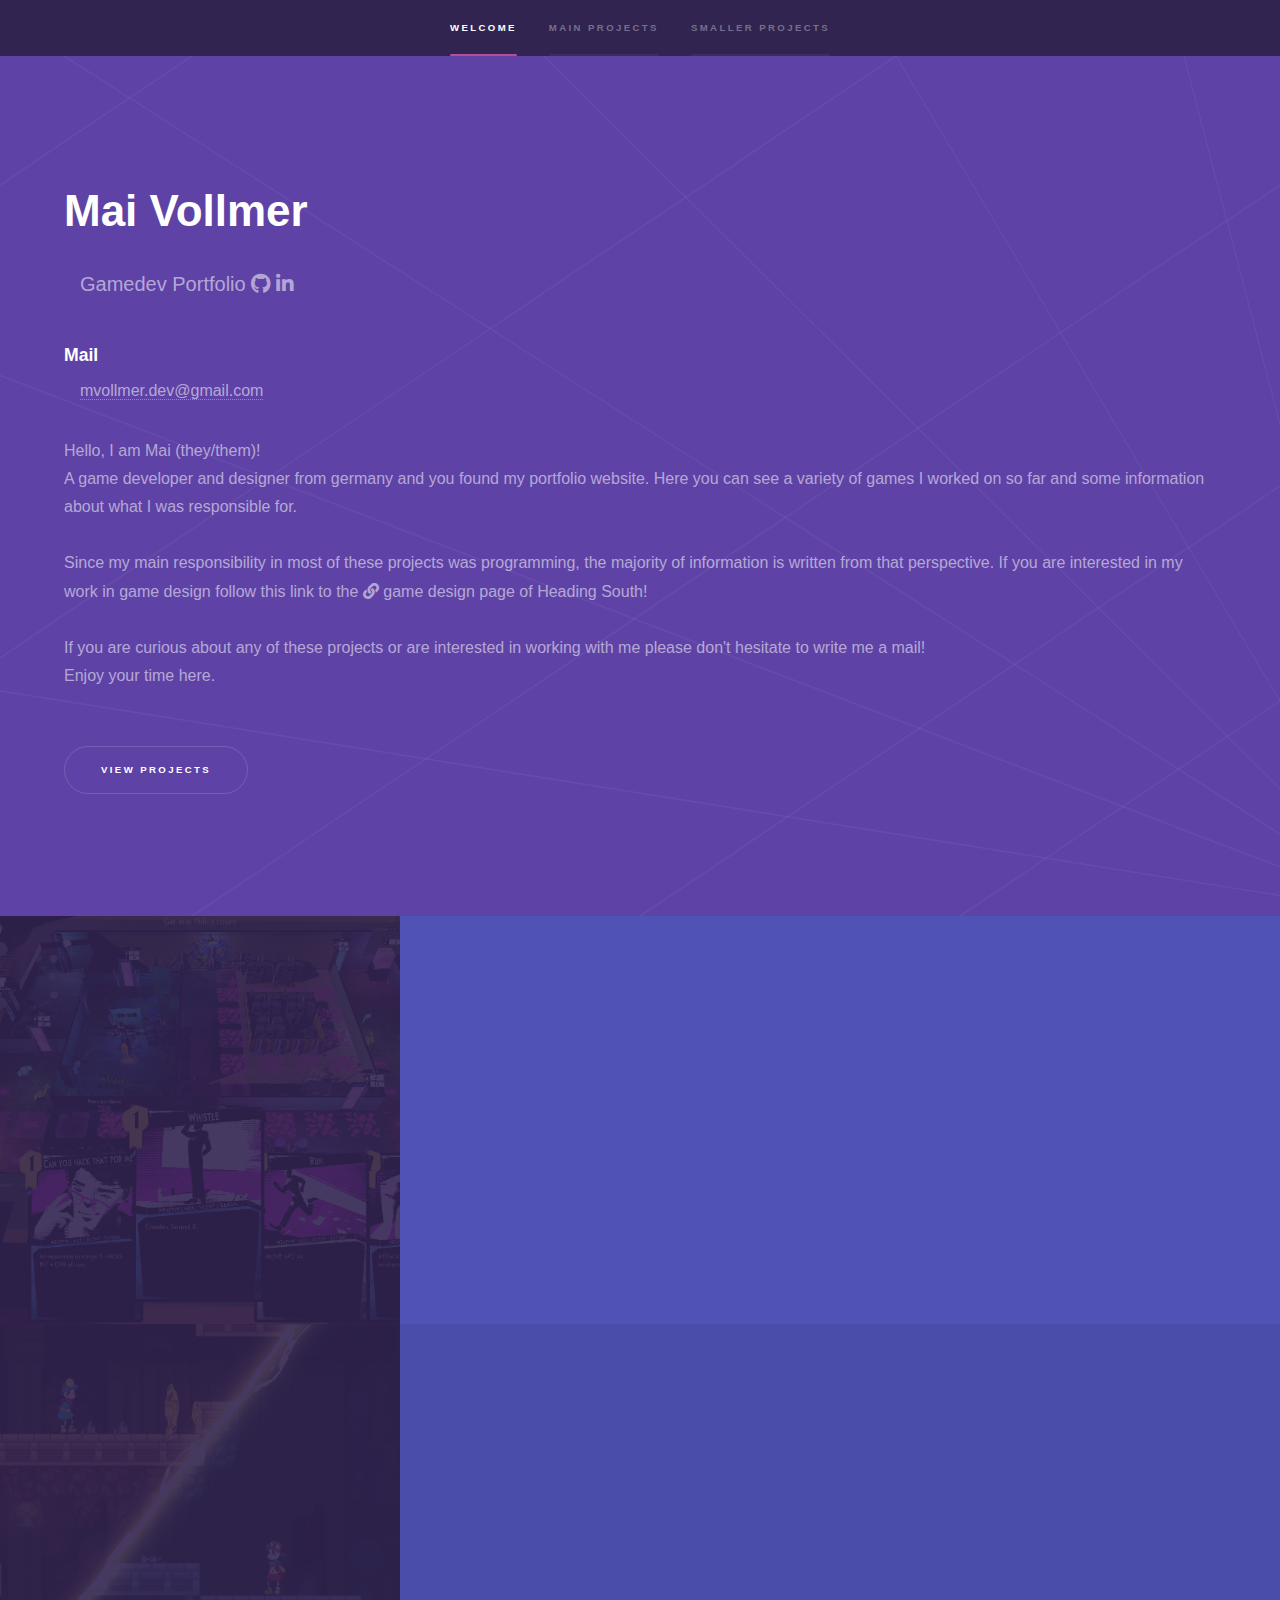
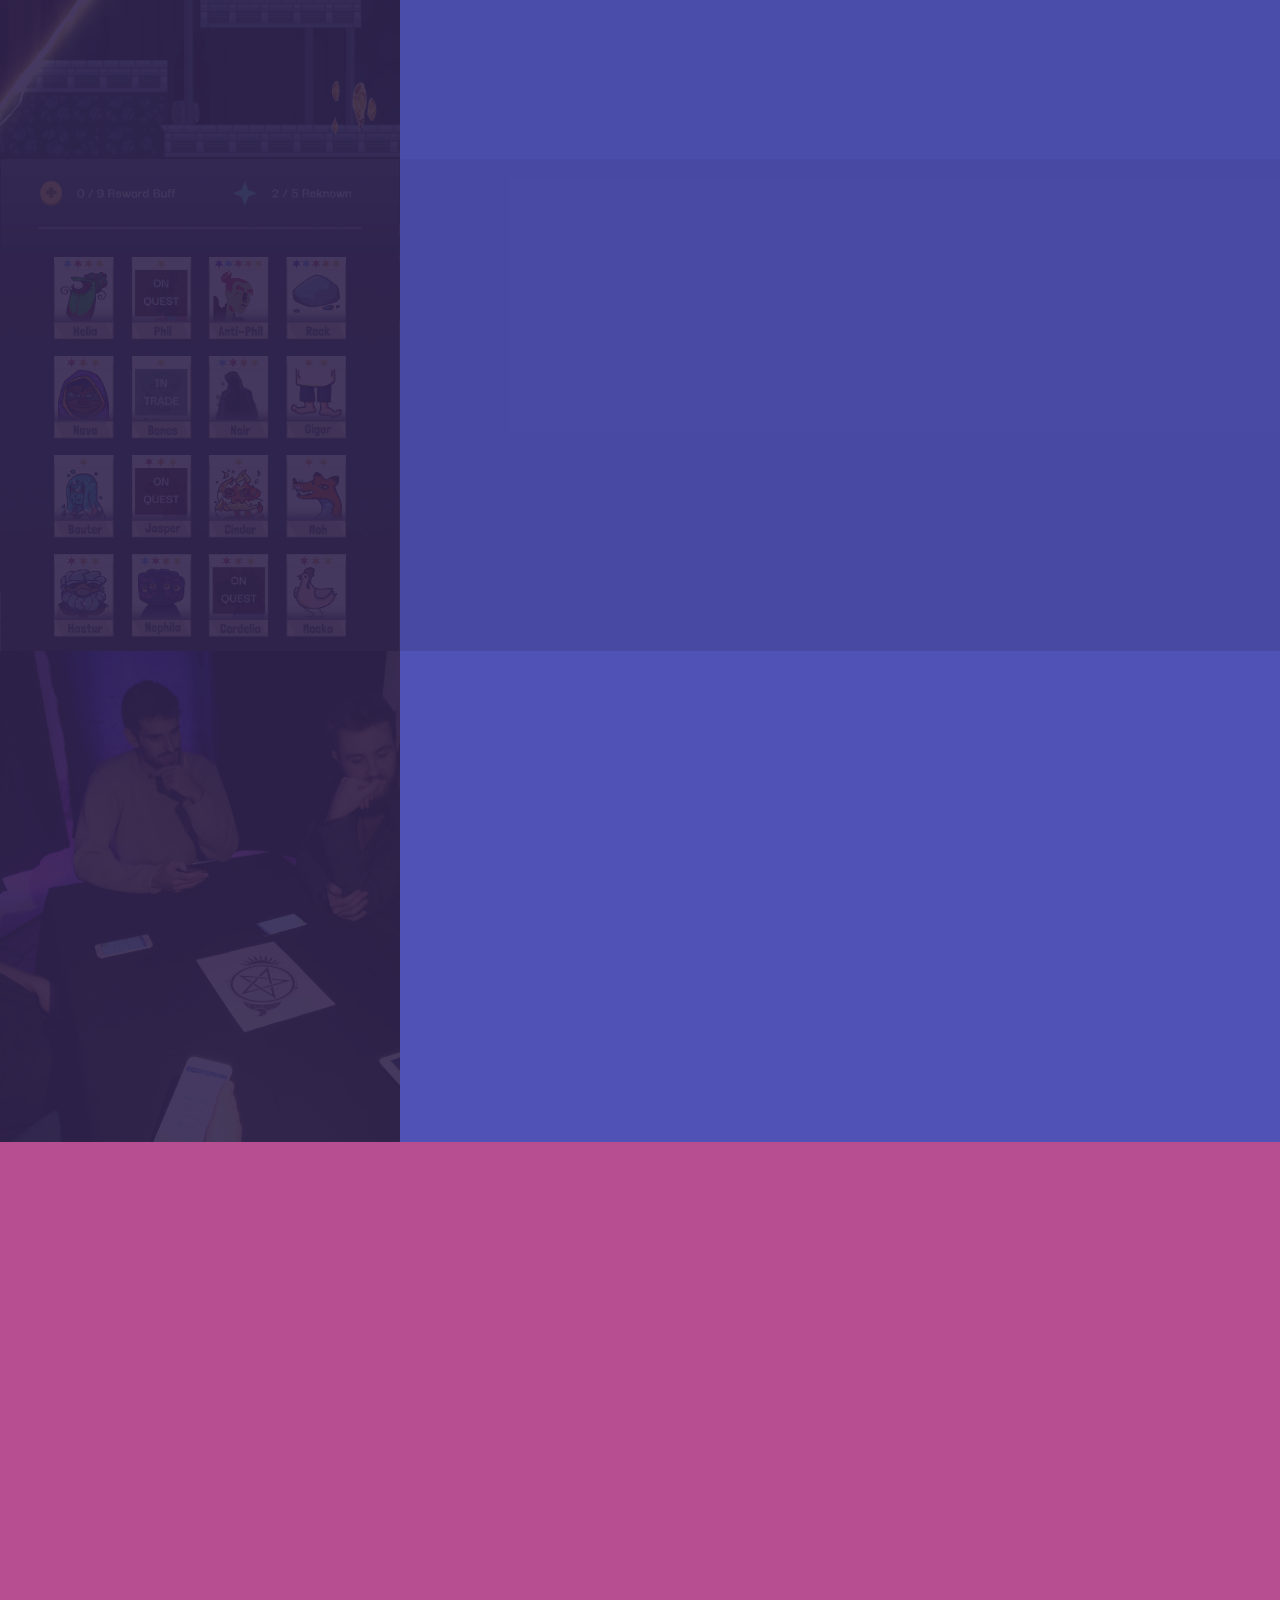
<file: index.html>
<!DOCTYPE HTML>
<!--
	Hyperspace by HTML5 UP
	html5up.net | @ajlkn
	Free for personal and commercial use under the CCA 3.0 license (html5up.net/license)
-->
<html>
	<head>
		<title>Mai Vollmer Gamedev Portfolio</title>
		<meta charset="utf-8" />
		<meta name="viewport" content="width=device-width, initial-scale=1, user-scalable=no" />
		<link rel="stylesheet" href="assets/css/main.css" />
		<noscript><link rel="stylesheet" href="assets/css/noscript.css" /></noscript>
	</head>
	<body class="is-preload">
		<!-- Sidebar -->
			<section id="sidebar">
				<div class="inner">
					<nav>
						<ul>
							<li><a href="#intro">Welcome</a></li>
							<li><a href="#one">Main Projects</a></li>
							<li><a href="#two">Smaller Projects</a></li>
						</ul>
					</nav>
				</div>
			</section>

		<!-- Wrapper -->
			<div id="wrapper">

				<!-- Intro -->
					<section id="intro" class="wrapper style1 fullscreen fade-up">
						<div class="inner">
							<h1>Mai Vollmer
							</h1>
							<ul>
							<p>Gamedev Portfolio				
								<a href="https://github.com/Chipuse" target="_blank" class="icon brands fa-github"></a>		
								<a href="https://www.linkedin.com/in/mai-v-6b7714183/" target="_blank" class="icon brands fa-linkedin-in"></a> 
							</ul>				
							<h3>Mail</h3>
							<ul>
								<a href="mailto:mvollmer.dev@gmail.com">mvollmer.dev@gmail.com</a>
							</ul>
							<div class="my-text">
								<section>
									Hello, I am Mai (they/them)!
									<br>
									A game developer and designer from germany and you found my portfolio website. 
									Here you can see a variety of games I worked on so far and some information about what I was responsible for.
									<br>
									<br>
									Since my main responsibility in most of these projects was programming, the majority of information is written from that perspective. If you are interested in my work in game design follow this link to the <a href="game_design_page.html" class="icon solid fa-link"> game design page of Heading South</a>! 
									<br>
									<br>
									If you are curious about any of these projects or are interested in working with me please don't hesitate to write me a mail! 
									<br>
									Enjoy your time here.
								</section>
							</div>	
							
							<br><br>
							<ul class="actions">
								<li><a href="#one" class="button scrolly">View Projects</a></li>
							</ul>
						</div>
					</section>

				<!-- One -->
					<section id="one" class="wrapper style2 spotlights">
						<section>
							<a href="exesincrime_projectpage.html" class="image"><img src="images/exes_in_crime/exes_in_crime_screen4.PNG" alt="" data-position="top center" /></a>
							<div class="content">
								<div class="inner">
									<h2>Exes in Crime</h2>
									<!--
										<ul class="actions">
										<li><a  class="button small">Unity</a></li>
										<li><a  class="button small">PC</a></li>
										<li><a  class="button small">Turn based Strategy</a></li>
										<li><a  class="button small">Card Game</a></li>
										</ul>
									-->
									<p>
										<i>Unity, PC, Turn Based Strategy, Card Game</i>
									</p>
									
									<p>An ambitious mixture of turn based strategy and card game, with a spicy plot and diverse cast. 
										<br>Besides the card game, strategy game and UX implementations, I created editor tools for the artists and designers of the team, including a map editor and a dialogue editor.
									</p>
									<ul class="actions">
										<li><a href="exesincrime_projectpage.html" class="button">Learn more</a></li>
									</ul>
								</div>
							</div>
						</section>
						<section>
							<a href="handydandy_projectpage.html" class="image"><img src="images/handy_dandy/screen2.png" alt="" data-position="center center"/></a>
							<div class="content">
								<div class="inner">
									<h2>Handy Dandy</h2>
									<!--
										<ul class="actions">
										<li><a  class="button small">Unity</a></li>
										<li><a  class="button small">PC</a></li>
										<li><a  class="button small">Co-op</a></li>
										<li><a  class="button small">Puzzle Platformer</a></li>
										</ul>
									-->									
									<p>
										<i>Unity, PC, Co-op, Puzzle Platformer</i>
									</p>
									<p>A cute puzzle platformer best played locally with a friend. It got released in 2020 on Steam and got a lot of positive reviews.
										<br>
										While the game design of handy dandy is pretty simple at first glance, I had to find some creative solutions to make the overlapping level layouts work.
									</p>
									<ul class="actions">
										<li><a href="handydandy_projectpage.html" class="button">Learn more</a></li>
									</ul>
								</div>
							</div>
						</section>						
						<section>
							<a href="mountdoom_projectpage.html" class="image"><img src="images/mount_doom/screen3.PNG" alt="" data-position="25% 25%" /></a>
							<div class="content">
								<div class="inner">
									<h2>Mount Doom</h2>
									<!--
									<ul class="actions">
										<li><a  class="button small">Unity</a></li>
										<li><a  class="button small">Mobile</a></li>
										<li><a  class="button small">Idle Game</a></li>	
										<li><a  class="button small">Online Features</a></li>										
										</ul>
									-->																	
									<p>
										<i>Unity, Mobile, Idle Game, Online</i>
									</p>
									<p>An idle game where you collect a variety of heroes. 
										You can send them on missions or trade them with other players online. 
										<br>
										One focus of this project was the implementation of a mobile idle game that plays in realtime while the app is closed. 
										<br>
										Another focus was the server backend to allow for player to player trades (and you will probably never guess how I solved that feature). 
										
									</p>
									<ul class="actions">
										<li><a href="mountdoom_projectpage.html" class="button">Learn more</a></li>
									</ul>
								</div>
							</div>
						</section>
						<section>
							<a href="whatwouldsatando_projectpage.html" class="image"><img src="images/what_would_satan_do/playtesting5.jpg" alt="" data-position="25% 25%" /></a>
							<div class="content">
								<div class="inner">
									<h2>What would Satan do?</h2>
									<!--
									<ul class="actions">
										<li><a  class="button small">Unity</a></li>
										<li><a  class="button small">Mobile</a></li>										
										<li><a  class="button small">AR</a></li>
										<li><a  class="button small">Digital Boardgame</a></li>										
										</ul>
									-->
									<p>
										<i>Unity, Mobile, AR, Bluetooth, Digitale Boardgame</i>
									</p>
									<p>In this mysterious social deduction game a witch coven gathered to figure out which of them is possessed by Satan. 
										The phones of the witches project the game pieces into AR-Space and serve as their device to secretely vote against each other. 
										Will they find the culprit before it is too late? 
										<br>
										The phones are connected via bluetooth, which was maybe not the most efficient solution, but a good learning opportunity.
									</p>
									<ul class="actions">
										<li><a href="whatwouldsatando_projectpage.html" class="button">Learn more</a></li>
									</ul>
								</div>
							</div>
						</section>
					</section>

				<!-- Two -->
					<section id="two" class="wrapper style3 fade-up">
						<div class="inner">
							<h2>Smaller Projects</h2>
							<p></p>
							
							<div class="features">
								<section>
									<div class="video-container">
										<img src="images/settlers/splash.jpg" alt="" width="auto" height="315" />
									</div>
									<font size="1.5"><i> Source: https://www.ubisoft.com/de-de/game/the-settlers/new-allies</i> </font>
									<h3>The Settlers New Allies</h3>
									<a href="https://www.ubisoft.com/de-de/game/the-settlers/new-allies" target="_blank" class="button icon solid fa-globe">Website</a>
									<!--
										<ul class="actions">
										<li><a  class="button small">Internship</a></li>										
										<li><a  class="button small">PC and Consoles</a></li>			
										</ul>
									-->									
									<p>
										<br>
										<i>Internship, PC and Consoles</i>
									</p>
									<p>During my internship at <a href="https://www.envision-entertainment.de/" target="_blank">Envision Entertainment</a> 
										I was part of the 'The Settler New Allies' team. 
										Besides fixing bugs in the game logic my main responsibility was to write automated tests for edge case scenarios. 
										It was my first experience working with a large foreign code base.
									</p>									
									
								</section>
								<section>
									<div class="video-container">
										<iframe width="560" height="315" src="https://www.youtube.com/embed/AZSLRj4Fxsk?controls=0&amp;start=2" title="YouTube video player" frameborder="0" allow="accelerometer; autoplay; clipboard-write; encrypted-media; gyroscope; picture-in-picture; web-share" allowfullscreen></iframe>
									</div>
									<!--<a class="image"><img src="images/heading_south/splash.png" alt="" width="auto" height="200" /></a>-->
									<h3>Heading South</h3>
									<a href="https://chipuse.itch.io/heading-south" target="_blank" class="button icon brands fa-itch-io">itch.io Page</a>
									<a href="game_design_page.html" target="_blank" class="button">Learn More</a>
									<!--
									<a href="https://youtu.be/AZSLRj4Fxsk" target="_blank" class="button icon brands fa-youtube">Trailer</a>
									-->
									<!--
										<ul class="actions">
										<li><a  class="button small">Godot</a></li>										
										<li><a  class="button small">PC</a></li>						
										</ul>
									-->
									<p>
										<br>
										<i>Godot, PC</i>
									</p>
									<p>A flock of sparrows has to flee their home as an eternal winter approaches. 
										Protect your birds by using different formations in this ice cold fight for survival. 
										In 'Heading South' my role was not only gameplay programmer, but also lead game designer.
										Check the "Learn More" Button to learn about my Game Design journey!
									</p>									
									
									
								</section>
								<section>
									<div class="video-container"><img src="images/alien_emoji/splash.png" alt="" width="auto" height="315" /></div>
									<h3>Alien Emoji</h3>
									<a href="https://thephilipcal.itch.io/alien-emoji" target="_blank" class="button icon brands fa-itch-io">itch.io Page</a>									
									<!--
									<ul class="actions">
										<li><a  class="button small">Unity</a></li>										
										<li><a  class="button small">Mobile</a></li>	
										<li><a  class="button small">Game Jam</a></li>						
									</ul>
									-->
									<p>
										<br>
										<i>Unity, Mobile, Game Jam</i>
									</p>
									<p>Alien Emoji was developed during the Global
										Game Jam 2020.
										It is a semantic puzzle game in which the
										player has to deduct what the symbols on
										their translator mean to have successful
										conversations with their fellow students.</p>
								</section>								
								<section>
									<div class="video-container"><img src="images/thirsty_mosquito/splash.png" alt="" width="auto" height="315" /></div>
									<h3>Thirsty Mosquito</h3>
									<a href="https://thephilipcal.itch.io/thirsty-mosquito" target="_blank" class="button icon brands fa-itch-io">itch.io Page</a>
									<!--
									<ul class="actions">
										<li><a  class="button small">Unity</a></li>										
										<li><a  class="button small">Browser</a></li>	
										<li><a  class="button small">Game Jam</a></li>						
									</ul>
									-->
									<p>
										<br>
										<i>Unity, Browser, Game Jam</i>
									</p>
									<p>Yummy! Help the thirsty mosquito in sucking as much blood as possible from its host. The swatter always leaves a juicy mark that gives bonus points. How much can you suck until he gets you? Accomplished during the Animation & Game Jam 2020</p>									
									
								</section>
								
								<!--
								<section>
									<a class="image"><img src="images/what_would_satan_do/playtesting5.jpg" alt="" width="auto" height="200" /></a>
									<h3>Fighting Game Engine</h3>
									<ul class="actions">
										<li><a  class="button small">C++</a></li>										
										<li><a  class="button small">Mobile</a></li>	
										<li><a  class="button small">Game Jam</a></li>					
									</ul>
									<p>Phasellus convallis elit id ullam corper amet et pulvinar. Duis aliquam turpis mauris, sed ultricies erat dapibus.</p>
								</section>
								<section>
									<a class="image"><img src="images/what_would_satan_do/playtesting5.jpg" alt="" width="auto" height="200" /></a>
									<h3>Some Unreal Project</h3>
									<ul class="actions">
										<li><a  class="button small">Unity</a></li>										
										<li><a  class="button small">Mobile</a></li>	
										<li><a  class="button small">Game Jam</a></li>						
									</ul>
									<p>Phasellus convallis elit id ullam corper amet et pulvinar. Duis aliquam turpis mauris, sed ultricies erat dapibus.</p>
								</section>
								-->
							</div>
							<!--
							<ul class="actions">
								<li><a href="generic.html" class="button">Learn more</a></li>
							</ul>
							 -->
						</div>
					</section>
			<!--
				
					<section id="three" class="wrapper style1 fade-up">
						<div class="inner">
							<h2>Get in touch</h2>
							<p>Phasellus convallis elit id ullamcorper pulvinar. Duis aliquam turpis mauris, eu ultricies erat malesuada quis. Aliquam dapibus, lacus eget hendrerit bibendum, urna est aliquam sem, sit amet imperdiet est velit quis lorem.</p>
							<div class="split style1">
								<section>
									<form method="post" action="#">
										<div class="fields">
											<div class="field half">
												<label for="name">Name</label>
												<input type="text" name="name" id="name" />
											</div>
											<div class="field half">
												<label for="email">Email</label>
												<input type="text" name="email" id="email" />
											</div>
											<div class="field">
												<label for="message">Message</label>
												<textarea name="message" id="message" rows="5"></textarea>
											</div>
										</div>
										<ul class="actions">
											<li><a href="" class="button submit">Send Message</a></li>
										</ul>
									</form>
								</section>
								<section>
									<ul class="contact">
										<li>
											<h3>Address</h3>
											<span>12345 Somewhere Road #654<br />
											Nashville, TN 00000-0000<br />
											USA</span>
										</li>
										<li>
											<h3>Email</h3>
											<a href="#">user@untitled.tld</a>
										</li>
										<li>
											<h3>Phone</h3>
											<span>(000) 000-0000</span>
										</li>
										<li>
											<h3>Social</h3>
											<ul class="icons">
												<li><a href="#" class="icon brands fa-twitter"><span class="label">Twitter</span></a></li>
												<li><a href="#" class="icon brands fa-facebook-f"><span class="label">Facebook</span></a></li>
												<li><a href="#" class="icon brands fa-github"><span class="label">GitHub</span></a></li>
												<li><a href="#" class="icon brands fa-instagram"><span class="label">Instagram</span></a></li>
												<li><a href="#" class="icon brands fa-linkedin-in"><span class="label">LinkedIn</span></a></li>
											</ul>
										</li>
									</ul>
								</section>
							</div>
						</div>
					</section>

			</div>
		-->

		<!-- Footer -->
			<footer id="footer" class="wrapper style1-alt">
				<div class="inner">
					<ul class="menu">
						<li>&copy; Untitled. All rights reserved.</li><li>Design: <a href="http://html5up.net">HTML5 UP</a></li>
					</ul>
				</div>
			</footer>

		<!-- Scripts -->
			<script src="assets/js/jquery.min.js"></script>
			<script src="assets/js/jquery.scrollex.min.js"></script>
			<script src="assets/js/jquery.scrolly.min.js"></script>
			<script src="assets/js/browser.min.js"></script>
			<script src="assets/js/breakpoints.min.js"></script>
			<script src="assets/js/util.js"></script>
			<script src="assets/js/main.js"></script>

	</body>
</html>
</file>
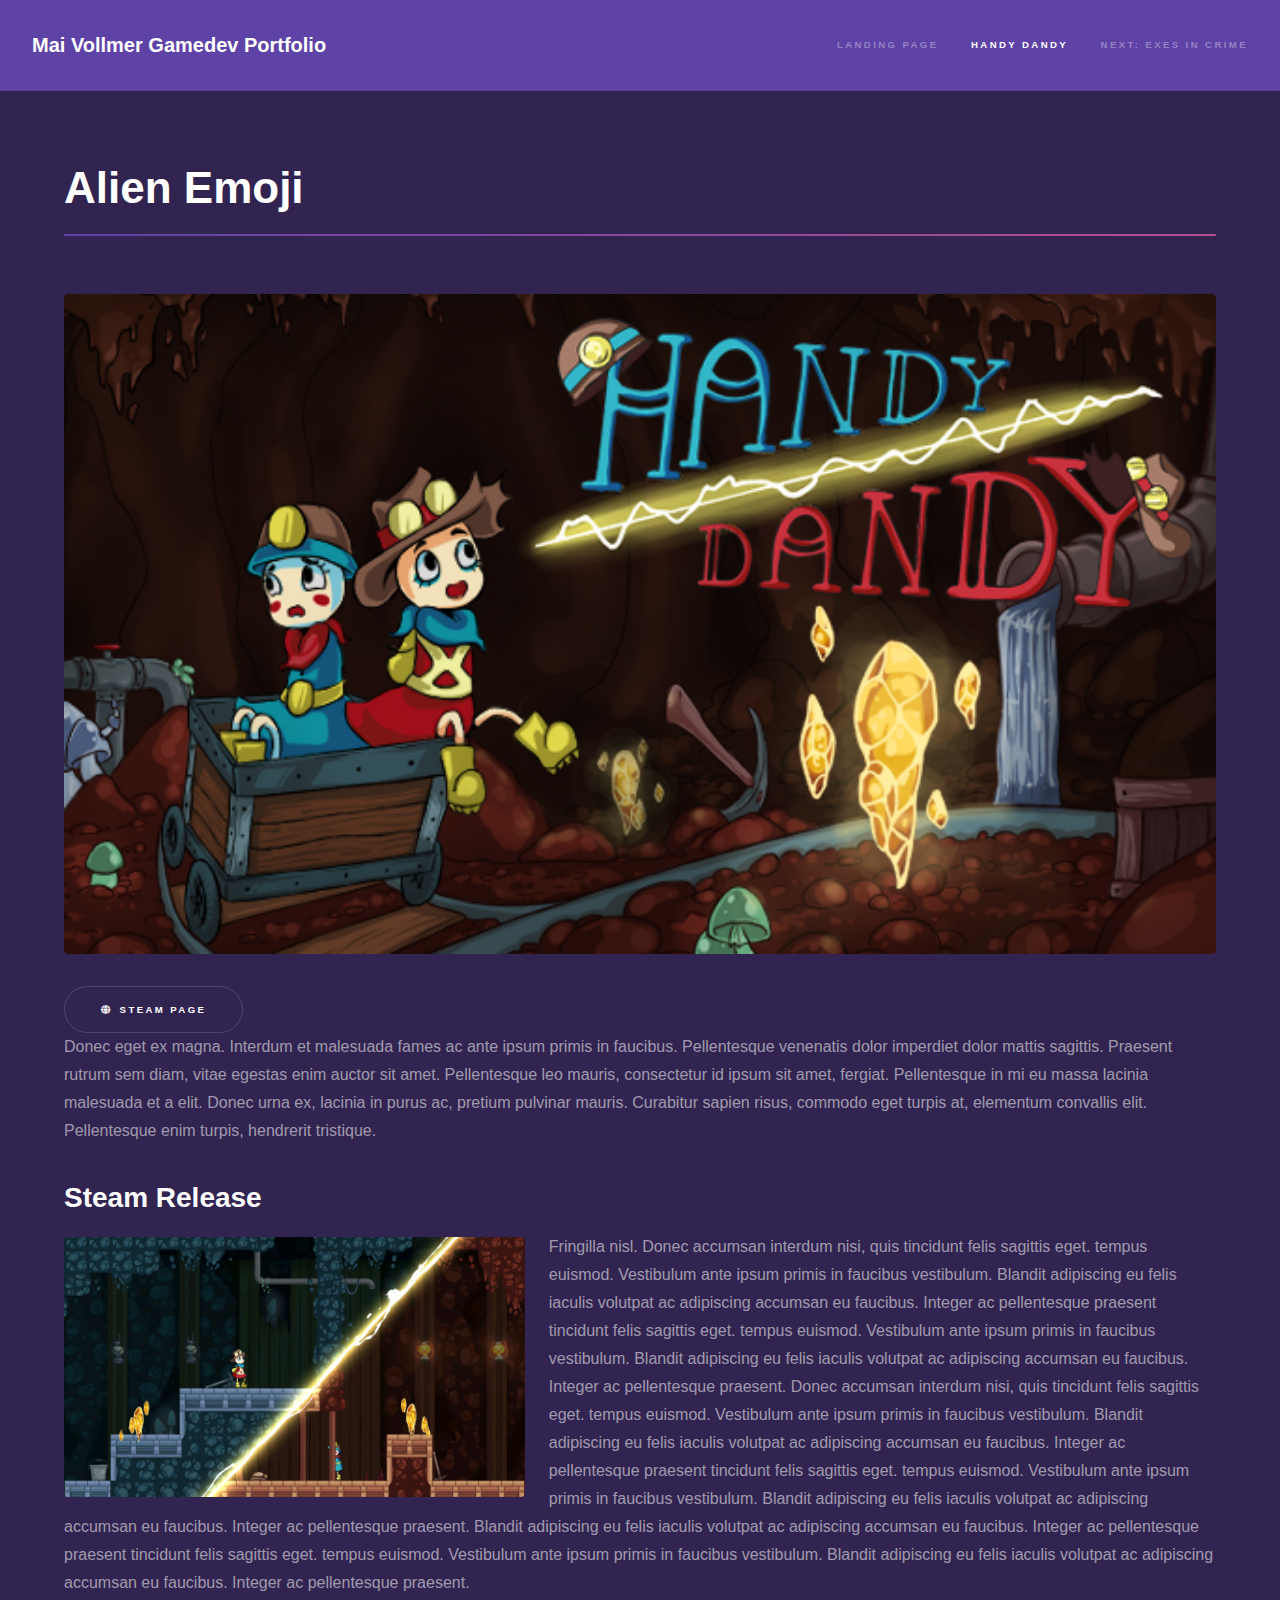
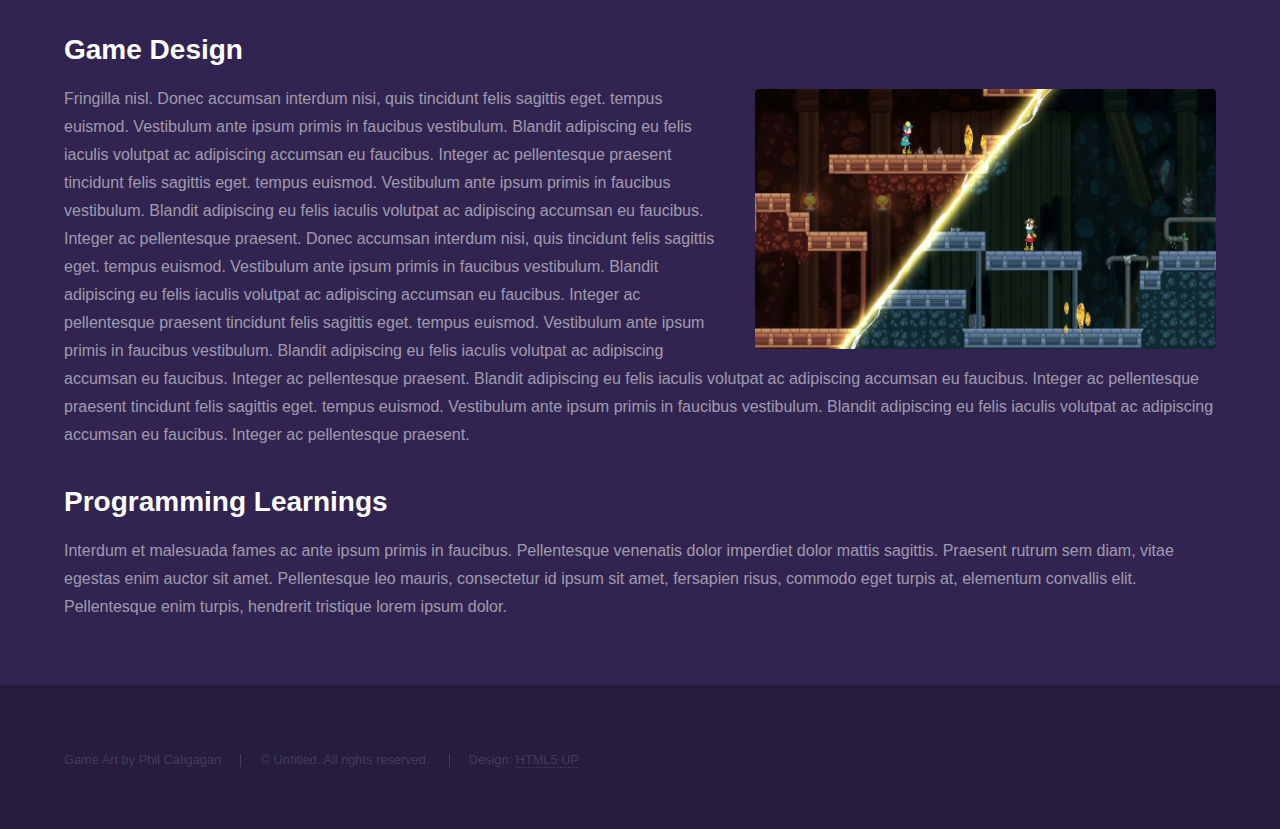
<file: alienemoji_projectpage.html>
<!DOCTYPE HTML>
<!--
	Hyperspace by HTML5 UP
	html5up.net | @ajlkn
	Free for personal and commercial use under the CCA 3.0 license (html5up.net/license)
-->
<html>
	<head>
		<title>Handy Dandy</title>
		<meta charset="utf-8" />
		<meta name="viewport" content="width=device-width, initial-scale=1, user-scalable=no" />
		<link rel="stylesheet" href="assets/css/main.css" />
		<noscript><link rel="stylesheet" href="assets/css/noscript.css" /></noscript>
	</head>
	<body class="is-preload">

		<!-- Header -->
			<header id="header">
				<a href="index.html" class="title">Mai Vollmer Gamedev Portfolio</a>
				<nav>
					<ul>
						<li><a href="index.html">Landing Page</a></li>
						<!-- <li><a href="elements.html">Previous: pn</a></li> -->
						<li><a href="handydandy_projectpage.html" class="active">Handy Dandy</a></li>
						<li><a href="exesincrime_projectpage.html">Next: Exes in Crime</a></li>
					</ul>
				</nav>
			</header>

		<!-- Wrapper -->
			<div id="wrapper">

				<!-- Main -->
					<section id="main" class="wrapper">
						<div class="inner">
							<h1 class="major">Alien Emoji</h1>
							<span class="image fit"><img src="images/handy_dandy/handy_dandy_splash.png" alt="" /></span>
							<a href="https://store.steampowered.com/app/1234400/Handy_Dandy/" class="button icon solid fa-globe">Steam Page</a>
							<p>Donec eget ex magna. Interdum et malesuada fames ac ante ipsum primis in faucibus. Pellentesque venenatis dolor imperdiet dolor mattis sagittis. Praesent rutrum sem diam, vitae egestas enim auctor sit amet. Pellentesque leo mauris, consectetur id ipsum sit amet, fergiat. Pellentesque in mi eu massa lacinia malesuada et a elit. Donec urna ex, lacinia in purus ac, pretium pulvinar mauris. Curabitur sapien risus, commodo eget turpis at, elementum convallis elit. Pellentesque enim turpis, hendrerit tristique.</p>
							<h2>Steam Release</h2>
							<p><span class="image left"><img src="images/handy_dandy/screen1.png" alt="" /></span>Fringilla nisl. Donec accumsan interdum nisi, quis tincidunt felis sagittis eget. tempus euismod. Vestibulum ante ipsum primis in faucibus vestibulum. Blandit adipiscing eu felis iaculis volutpat ac adipiscing accumsan eu faucibus. Integer ac pellentesque praesent tincidunt felis sagittis eget. tempus euismod. Vestibulum ante ipsum primis in faucibus vestibulum. Blandit adipiscing eu felis iaculis volutpat ac adipiscing accumsan eu faucibus. Integer ac pellentesque praesent. Donec accumsan interdum nisi, quis tincidunt felis sagittis eget. tempus euismod. Vestibulum ante ipsum primis in faucibus vestibulum. Blandit adipiscing eu felis iaculis volutpat ac adipiscing accumsan eu faucibus. Integer ac pellentesque praesent tincidunt felis sagittis eget. tempus euismod. Vestibulum ante ipsum primis in faucibus vestibulum. Blandit adipiscing eu felis iaculis volutpat ac adipiscing accumsan eu faucibus. Integer ac pellentesque praesent. Blandit adipiscing eu felis iaculis volutpat ac adipiscing accumsan eu faucibus. Integer ac pellentesque praesent tincidunt felis sagittis eget. tempus euismod. Vestibulum ante ipsum primis in faucibus vestibulum. Blandit adipiscing eu felis iaculis volutpat ac adipiscing accumsan eu faucibus. Integer ac pellentesque praesent.</p>
							<h2> Game Design</h2>
							<p><span class="image right"><img src="images/handy_dandy/screen2.png" alt="" /></span>Fringilla nisl. Donec accumsan interdum nisi, quis tincidunt felis sagittis eget. tempus euismod. Vestibulum ante ipsum primis in faucibus vestibulum. Blandit adipiscing eu felis iaculis volutpat ac adipiscing accumsan eu faucibus. Integer ac pellentesque praesent tincidunt felis sagittis eget. tempus euismod. Vestibulum ante ipsum primis in faucibus vestibulum. Blandit adipiscing eu felis iaculis volutpat ac adipiscing accumsan eu faucibus. Integer ac pellentesque praesent. Donec accumsan interdum nisi, quis tincidunt felis sagittis eget. tempus euismod. Vestibulum ante ipsum primis in faucibus vestibulum. Blandit adipiscing eu felis iaculis volutpat ac adipiscing accumsan eu faucibus. Integer ac pellentesque praesent tincidunt felis sagittis eget. tempus euismod. Vestibulum ante ipsum primis in faucibus vestibulum. Blandit adipiscing eu felis iaculis volutpat ac adipiscing accumsan eu faucibus. Integer ac pellentesque praesent. Blandit adipiscing eu felis iaculis volutpat ac adipiscing accumsan eu faucibus. Integer ac pellentesque praesent tincidunt felis sagittis eget. tempus euismod. Vestibulum ante ipsum primis in faucibus vestibulum. Blandit adipiscing eu felis iaculis volutpat ac adipiscing accumsan eu faucibus. Integer ac pellentesque praesent.</p>								
							<h2>Programming Learnings</h2>
							<p>Interdum et malesuada fames ac ante ipsum primis in faucibus. Pellentesque venenatis dolor imperdiet dolor mattis sagittis. Praesent rutrum sem diam, vitae egestas enim auctor sit amet. Pellentesque leo mauris, consectetur id ipsum sit amet, fersapien risus, commodo eget turpis at, elementum convallis elit. Pellentesque enim turpis, hendrerit tristique lorem ipsum dolor.</p>
						</div>
					</section>

			</div>

		<!-- Footer -->
			<footer id="footer" class="wrapper alt">
				<div class="inner">
					<ul class="menu">
						<li>Game Art by Phil Caligagan</li><li>&copy; Untitled. All rights reserved.</li><li>Design: <a href="http://html5up.net">HTML5 UP</a></li>
					</ul>
				</div>
			</footer>

		<!-- Scripts -->
			<script src="assets/js/jquery.min.js"></script>
			<script src="assets/js/jquery.scrollex.min.js"></script>
			<script src="assets/js/jquery.scrolly.min.js"></script>
			<script src="assets/js/browser.min.js"></script>
			<script src="assets/js/breakpoints.min.js"></script>
			<script src="assets/js/util.js"></script>
			<script src="assets/js/main.js"></script>

	</body>
</html>
</file>
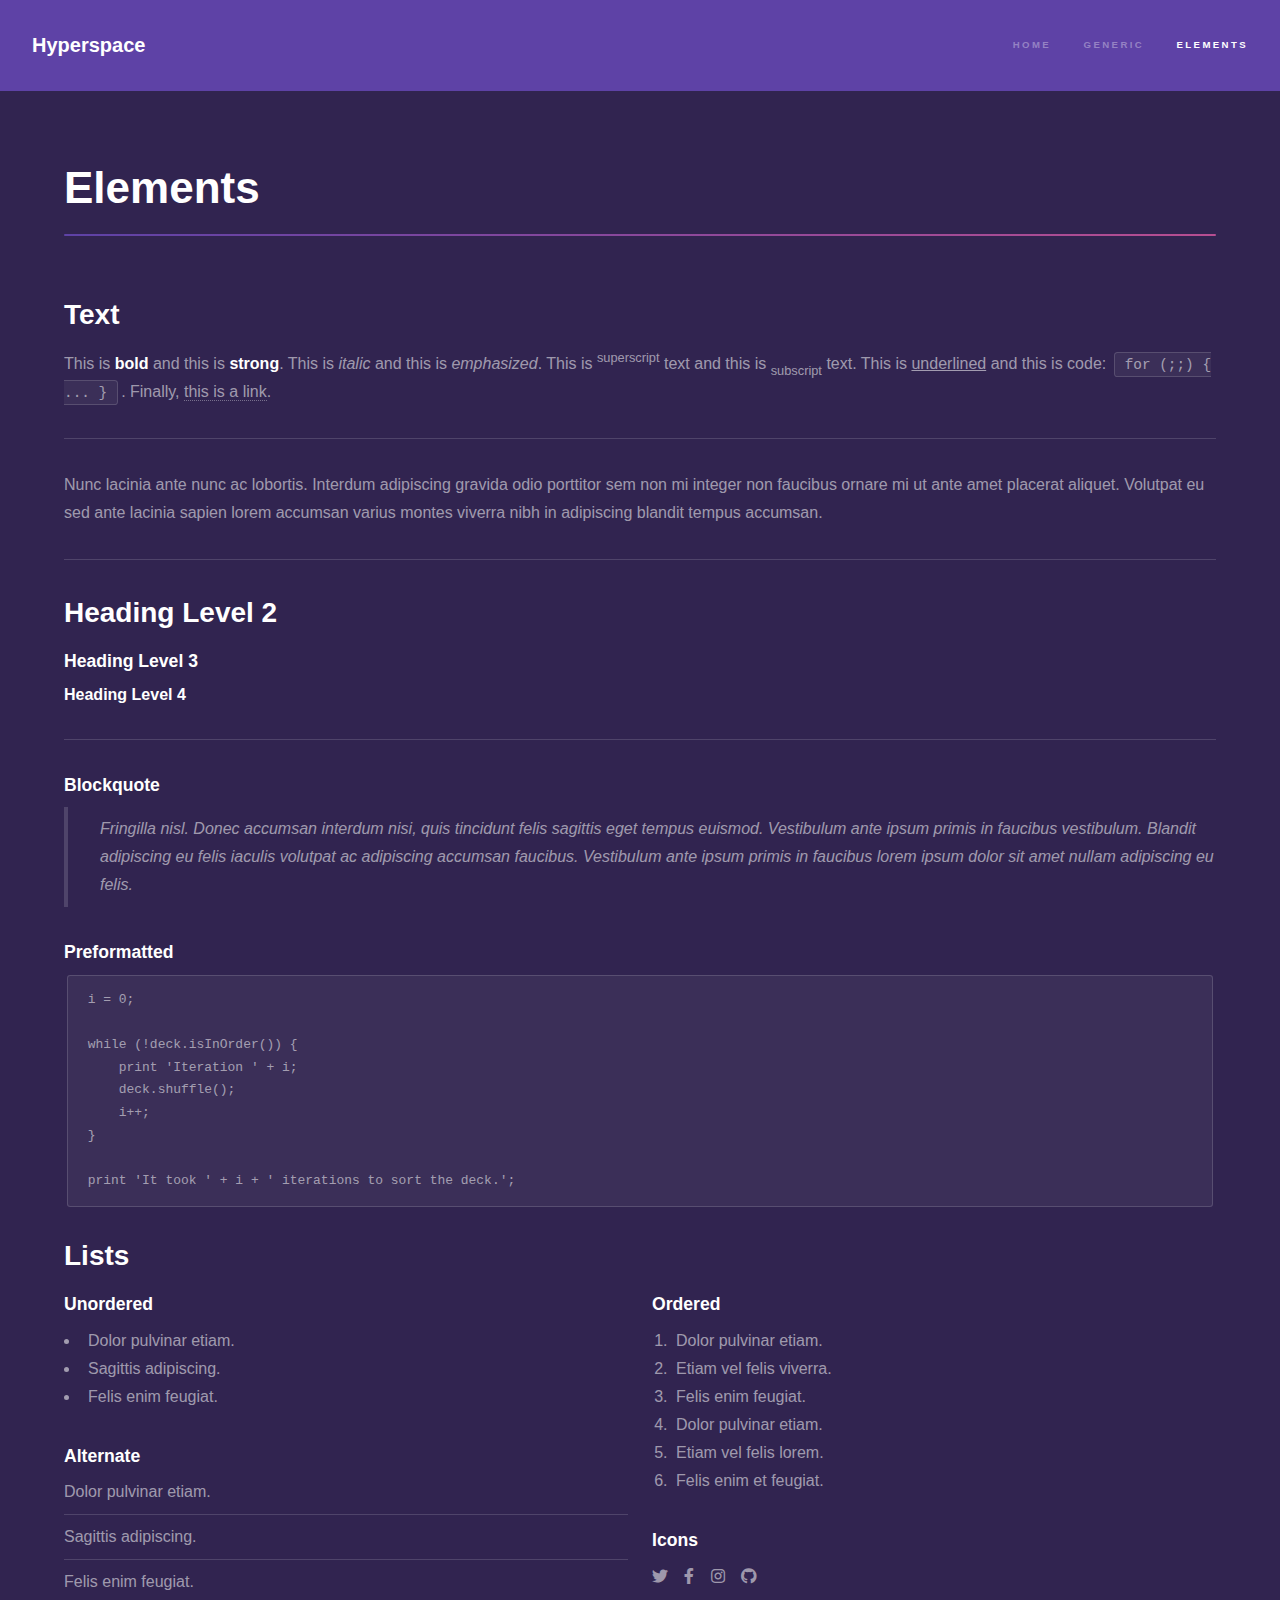
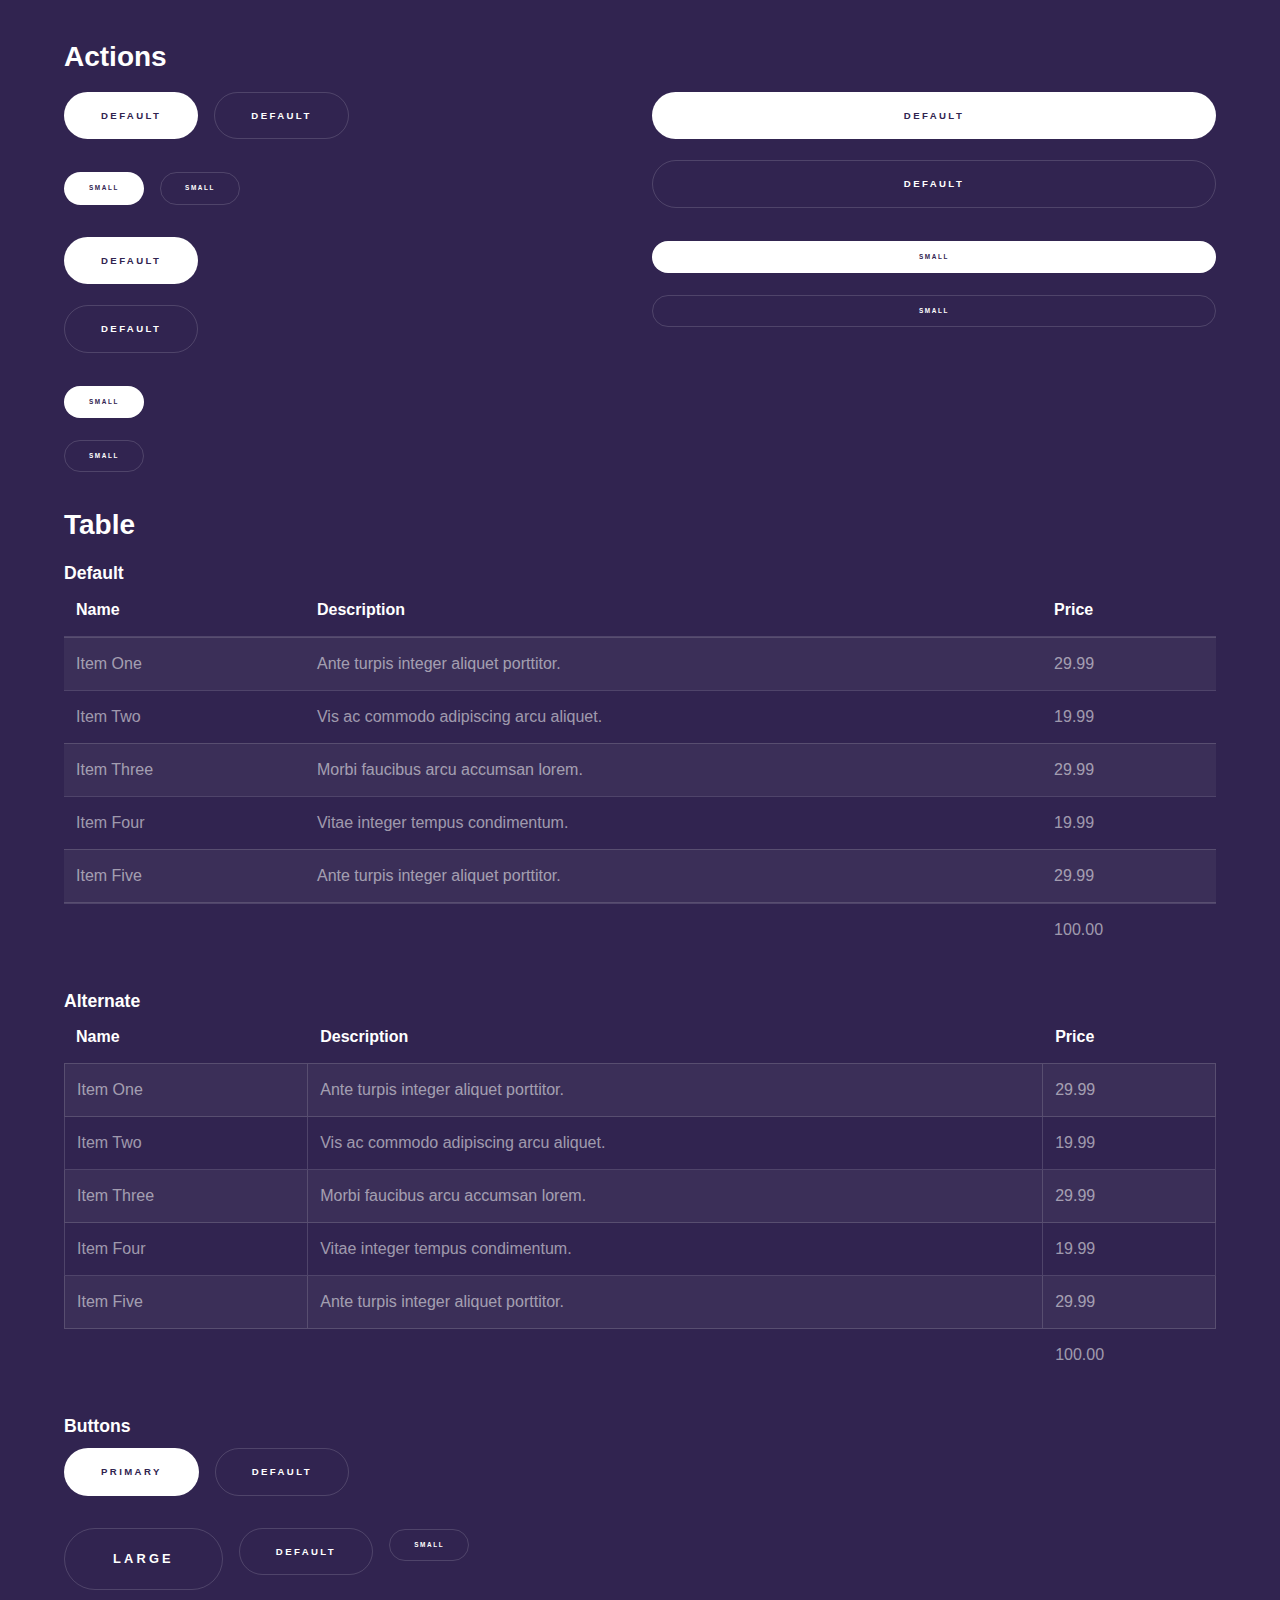
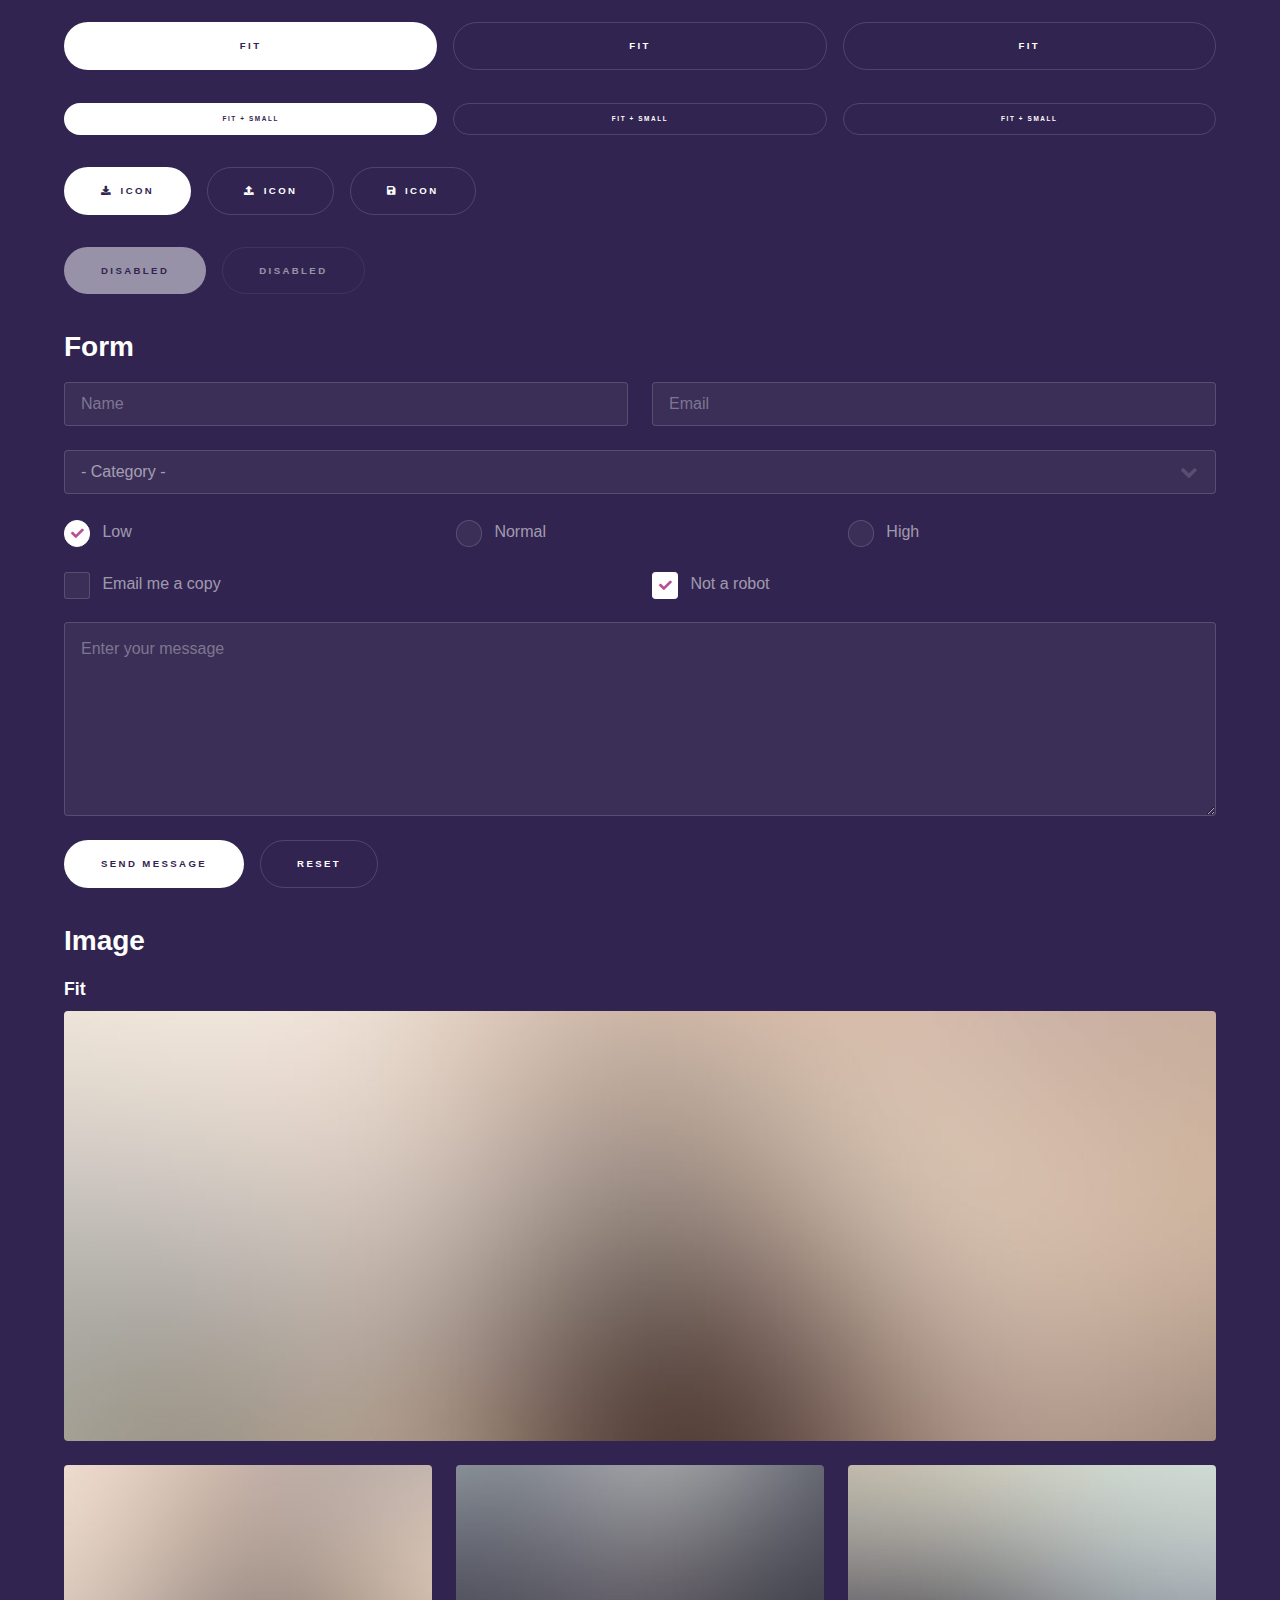
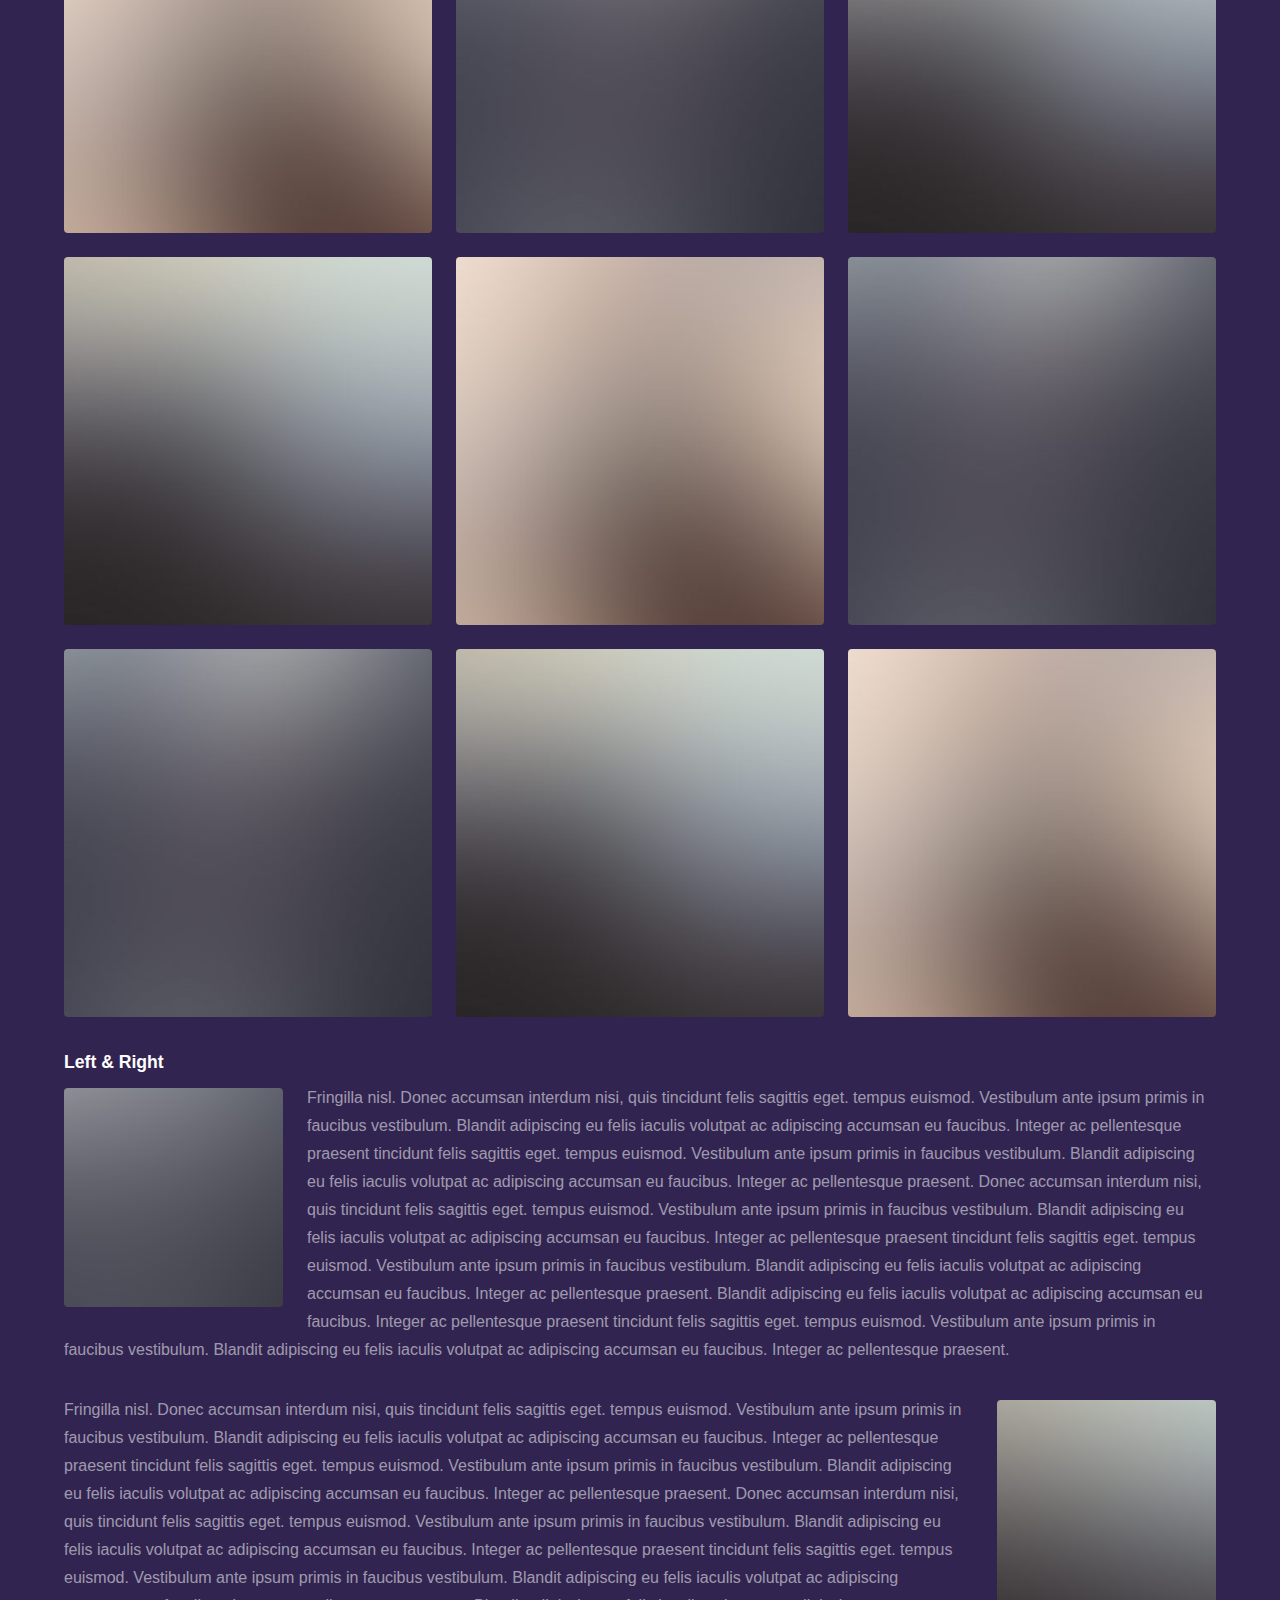
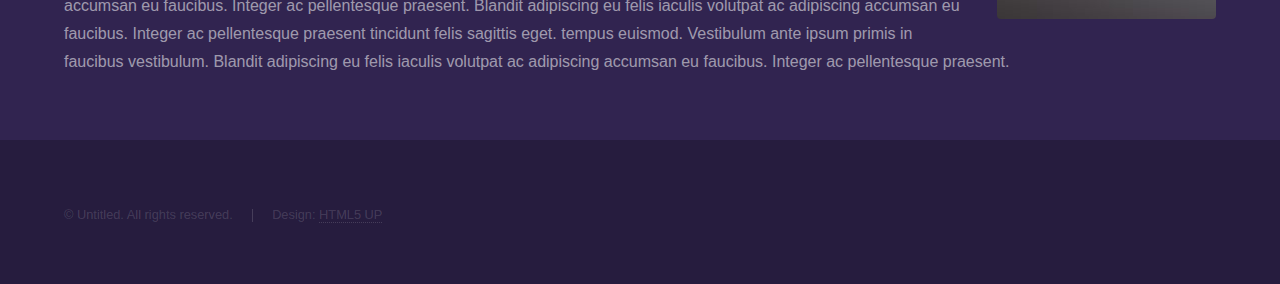
<file: elements.html>
<!DOCTYPE HTML>
<!--
	Hyperspace by HTML5 UP
	html5up.net | @ajlkn
	Free for personal and commercial use under the CCA 3.0 license (html5up.net/license)
-->
<html>
	<head>
		<title>Elements - Hyperspace by HTML5 UP</title>
		<meta charset="utf-8" />
		<meta name="viewport" content="width=device-width, initial-scale=1, user-scalable=no" />
		<link rel="stylesheet" href="assets/css/main.css" />
		<noscript><link rel="stylesheet" href="assets/css/noscript.css" /></noscript>
	</head>
	<body class="is-preload">

		<!-- Header -->
			<header id="header">
				<a href="index.html" class="title">Hyperspace</a>
				<nav>
					<ul>
						<li><a href="index.html">Home</a></li>
						<li><a href="generic.html">Generic</a></li>
						<li><a href="elements.html"  class="active">Elements</a></li>
					</ul>
				</nav>
			</header>

		<!-- Wrapper -->
			<div id="wrapper">

				<!-- Main -->
					<section id="main" class="wrapper">
						<div class="inner">
							<h1 class="major">Elements</h1>

							<!-- Text -->
								<section>
									<h2>Text</h2>
									<p>This is <b>bold</b> and this is <strong>strong</strong>. This is <i>italic</i> and this is <em>emphasized</em>.
									This is <sup>superscript</sup> text and this is <sub>subscript</sub> text.
									This is <u>underlined</u> and this is code: <code>for (;;) { ... }</code>. Finally, <a href="#">this is a link</a>.</p>
									<hr />
									<p>Nunc lacinia ante nunc ac lobortis. Interdum adipiscing gravida odio porttitor sem non mi integer non faucibus ornare mi ut ante amet placerat aliquet. Volutpat eu sed ante lacinia sapien lorem accumsan varius montes viverra nibh in adipiscing blandit tempus accumsan.</p>
									<hr />
									<h2>Heading Level 2</h2>
									<h3>Heading Level 3</h3>
									<h4>Heading Level 4</h4>
									<hr />
									<h3>Blockquote</h3>
									<blockquote>Fringilla nisl. Donec accumsan interdum nisi, quis tincidunt felis sagittis eget tempus euismod. Vestibulum ante ipsum primis in faucibus vestibulum. Blandit adipiscing eu felis iaculis volutpat ac adipiscing accumsan faucibus. Vestibulum ante ipsum primis in faucibus lorem ipsum dolor sit amet nullam adipiscing eu felis.</blockquote>
									<h3>Preformatted</h3>
									<pre><code>i = 0;

while (!deck.isInOrder()) {
    print 'Iteration ' + i;
    deck.shuffle();
    i++;
}

print 'It took ' + i + ' iterations to sort the deck.';</code></pre>
								</section>

							<!-- Lists -->
								<section>
									<h2>Lists</h2>
									<div class="row">
										<div class="col-6 col-12-medium">
											<h3>Unordered</h3>
											<ul>
												<li>Dolor pulvinar etiam.</li>
												<li>Sagittis adipiscing.</li>
												<li>Felis enim feugiat.</li>
											</ul>
											<h3>Alternate</h3>
											<ul class="alt">
												<li>Dolor pulvinar etiam.</li>
												<li>Sagittis adipiscing.</li>
												<li>Felis enim feugiat.</li>
											</ul>
										</div>
										<div class="col-6 col-12-medium">
											<h3>Ordered</h3>
											<ol>
												<li>Dolor pulvinar etiam.</li>
												<li>Etiam vel felis viverra.</li>
												<li>Felis enim feugiat.</li>
												<li>Dolor pulvinar etiam.</li>
												<li>Etiam vel felis lorem.</li>
												<li>Felis enim et feugiat.</li>
											</ol>
											<h3>Icons</h3>
											<ul class="icons">
												<li><a href="#" class="icon brands fa-twitter"><span class="label">Twitter</span></a></li>
												<li><a href="#" class="icon brands fa-facebook-f"><span class="label">Facebook</span></a></li>
												<li><a href="#" class="icon brands fa-instagram"><span class="label">Instagram</span></a></li>
												<li><a href="#" class="icon brands fa-github"><span class="label">Github</span></a></li>
											</ul>
										</div>
									</div>
									<h2>Actions</h2>
									<div class="row">
										<div class="col-6 col-12-medium">
											<ul class="actions">
												<li><a href="#" class="button primary">Default</a></li>
												<li><a href="#" class="button">Default</a></li>
											</ul>
											<ul class="actions small">
												<li><a href="#" class="button primary small">Small</a></li>
												<li><a href="#" class="button small">Small</a></li>
											</ul>
											<ul class="actions stacked">
												<li><a href="#" class="button primary">Default</a></li>
												<li><a href="#" class="button">Default</a></li>
											</ul>
											<ul class="actions stacked">
												<li><a href="#" class="button primary small">Small</a></li>
												<li><a href="#" class="button small">Small</a></li>
											</ul>
										</div>
										<div class="col-6 col-12-medium">
											<ul class="actions stacked">
												<li><a href="#" class="button primary fit">Default</a></li>
												<li><a href="#" class="button fit">Default</a></li>
											</ul>
											<ul class="actions stacked">
												<li><a href="#" class="button primary small fit">Small</a></li>
												<li><a href="#" class="button small fit">Small</a></li>
											</ul>
										</div>
									</div>
								</section>

							<!-- Table -->
								<section>
									<h2>Table</h2>
									<h3>Default</h3>
									<div class="table-wrapper">
										<table>
											<thead>
												<tr>
													<th>Name</th>
													<th>Description</th>
													<th>Price</th>
												</tr>
											</thead>
											<tbody>
												<tr>
													<td>Item One</td>
													<td>Ante turpis integer aliquet porttitor.</td>
													<td>29.99</td>
												</tr>
												<tr>
													<td>Item Two</td>
													<td>Vis ac commodo adipiscing arcu aliquet.</td>
													<td>19.99</td>
												</tr>
												<tr>
													<td>Item Three</td>
													<td> Morbi faucibus arcu accumsan lorem.</td>
													<td>29.99</td>
												</tr>
												<tr>
													<td>Item Four</td>
													<td>Vitae integer tempus condimentum.</td>
													<td>19.99</td>
												</tr>
												<tr>
													<td>Item Five</td>
													<td>Ante turpis integer aliquet porttitor.</td>
													<td>29.99</td>
												</tr>
											</tbody>
											<tfoot>
												<tr>
													<td colspan="2"></td>
													<td>100.00</td>
												</tr>
											</tfoot>
										</table>
									</div>

									<h3>Alternate</h3>
									<div class="table-wrapper">
										<table class="alt">
											<thead>
												<tr>
													<th>Name</th>
													<th>Description</th>
													<th>Price</th>
												</tr>
											</thead>
											<tbody>
												<tr>
													<td>Item One</td>
													<td>Ante turpis integer aliquet porttitor.</td>
													<td>29.99</td>
												</tr>
												<tr>
													<td>Item Two</td>
													<td>Vis ac commodo adipiscing arcu aliquet.</td>
													<td>19.99</td>
												</tr>
												<tr>
													<td>Item Three</td>
													<td> Morbi faucibus arcu accumsan lorem.</td>
													<td>29.99</td>
												</tr>
												<tr>
													<td>Item Four</td>
													<td>Vitae integer tempus condimentum.</td>
													<td>19.99</td>
												</tr>
												<tr>
													<td>Item Five</td>
													<td>Ante turpis integer aliquet porttitor.</td>
													<td>29.99</td>
												</tr>
											</tbody>
											<tfoot>
												<tr>
													<td colspan="2"></td>
													<td>100.00</td>
												</tr>
											</tfoot>
										</table>
									</div>
								</section>

							<!-- Buttons -->
								<section>
									<h3>Buttons</h3>
									<ul class="actions">
										<li><a href="#" class="button primary">Primary</a></li>
										<li><a href="#" class="button">Default</a></li>
									</ul>
									<ul class="actions">
										<li><a href="#" class="button large">Large</a></li>
										<li><a href="#" class="button">Default</a></li>
										<li><a href="#" class="button small">Small</a></li>
									</ul>
									<ul class="actions fit">
										<li><a href="#" class="button primary fit">Fit</a></li>
										<li><a href="#" class="button fit">Fit</a></li>
										<li><a href="#" class="button fit">Fit</a></li>
									</ul>
									<ul class="actions fit small">
										<li><a href="#" class="button primary fit small">Fit + Small</a></li>
										<li><a href="#" class="button fit small">Fit + Small</a></li>
										<li><a href="#" class="button fit small">Fit + Small</a></li>
									</ul>
									<ul class="actions">
										<li><a href="#" class="button primary icon solid fa-download">Icon</a></li>
										<li><a href="#" class="button icon solid fa-upload">Icon</a></li>
										<li><a href="#" class="button icon solid fa-save">Icon</a></li>
									</ul>
									<ul class="actions">
										<li><span class="button primary disabled">Disabled</span></li>
										<li><span class="button disabled">Disabled</span></li>
									</ul>
								</section>

							<!-- Form -->
								<section>
									<h2>Form</h2>
									<form method="post" action="#">
										<div class="row gtr-uniform">
											<div class="col-6 col-12-xsmall">
												<input type="text" name="demo-name" id="demo-name" value="" placeholder="Name" />
											</div>
											<div class="col-6 col-12-xsmall">
												<input type="email" name="demo-email" id="demo-email" value="" placeholder="Email" />
											</div>
											<div class="col-12">
												<select name="demo-category" id="demo-category">
													<option value="">- Category -</option>
													<option value="1">Manufacturing</option>
													<option value="1">Shipping</option>
													<option value="1">Administration</option>
													<option value="1">Human Resources</option>
												</select>
											</div>
											<div class="col-4 col-12-small">
												<input type="radio" id="demo-priority-low" name="demo-priority" checked>
												<label for="demo-priority-low">Low</label>
											</div>
											<div class="col-4 col-12-small">
												<input type="radio" id="demo-priority-normal" name="demo-priority">
												<label for="demo-priority-normal">Normal</label>
											</div>
											<div class="col-4 col-12-small">
												<input type="radio" id="demo-priority-high" name="demo-priority">
												<label for="demo-priority-high">High</label>
											</div>
											<div class="col-6 col-12-small">
												<input type="checkbox" id="demo-copy" name="demo-copy">
												<label for="demo-copy">Email me a copy</label>
											</div>
											<div class="col-6 col-12-small">
												<input type="checkbox" id="demo-human" name="demo-human" checked>
												<label for="demo-human">Not a robot</label>
											</div>
											<div class="col-12">
												<textarea name="demo-message" id="demo-message" placeholder="Enter your message" rows="6"></textarea>
											</div>
											<div class="col-12">
												<ul class="actions">
													<li><input type="submit" value="Send Message" class="primary" /></li>
													<li><input type="reset" value="Reset" /></li>
												</ul>
											</div>
										</div>
									</form>
								</section>

							<!-- Image -->
								<section>
									<h2>Image</h2>
									<h3>Fit</h3>
									<div class="box alt">
										<div class="row gtr-uniform">
											<div class="col-12"><span class="image fit"><img src="images/pic04.jpg" alt="" /></span></div>
											<div class="col-4"><span class="image fit"><img src="images/pic01.jpg" alt="" /></span></div>
											<div class="col-4"><span class="image fit"><img src="images/pic02.jpg" alt="" /></span></div>
											<div class="col-4"><span class="image fit"><img src="images/pic03.jpg" alt="" /></span></div>
											<div class="col-4"><span class="image fit"><img src="images/pic03.jpg" alt="" /></span></div>
											<div class="col-4"><span class="image fit"><img src="images/pic01.jpg" alt="" /></span></div>
											<div class="col-4"><span class="image fit"><img src="images/pic02.jpg" alt="" /></span></div>
											<div class="col-4"><span class="image fit"><img src="images/pic02.jpg" alt="" /></span></div>
											<div class="col-4"><span class="image fit"><img src="images/pic03.jpg" alt="" /></span></div>
											<div class="col-4"><span class="image fit"><img src="images/pic01.jpg" alt="" /></span></div>
										</div>
									</div>
									<h3>Left &amp; Right</h3>
									<p><span class="image left"><img src="images/pic05.jpg" alt="" /></span>Fringilla nisl. Donec accumsan interdum nisi, quis tincidunt felis sagittis eget. tempus euismod. Vestibulum ante ipsum primis in faucibus vestibulum. Blandit adipiscing eu felis iaculis volutpat ac adipiscing accumsan eu faucibus. Integer ac pellentesque praesent tincidunt felis sagittis eget. tempus euismod. Vestibulum ante ipsum primis in faucibus vestibulum. Blandit adipiscing eu felis iaculis volutpat ac adipiscing accumsan eu faucibus. Integer ac pellentesque praesent. Donec accumsan interdum nisi, quis tincidunt felis sagittis eget. tempus euismod. Vestibulum ante ipsum primis in faucibus vestibulum. Blandit adipiscing eu felis iaculis volutpat ac adipiscing accumsan eu faucibus. Integer ac pellentesque praesent tincidunt felis sagittis eget. tempus euismod. Vestibulum ante ipsum primis in faucibus vestibulum. Blandit adipiscing eu felis iaculis volutpat ac adipiscing accumsan eu faucibus. Integer ac pellentesque praesent. Blandit adipiscing eu felis iaculis volutpat ac adipiscing accumsan eu faucibus. Integer ac pellentesque praesent tincidunt felis sagittis eget. tempus euismod. Vestibulum ante ipsum primis in faucibus vestibulum. Blandit adipiscing eu felis iaculis volutpat ac adipiscing accumsan eu faucibus. Integer ac pellentesque praesent.</p>
									<p><span class="image right"><img src="images/pic06.jpg" alt="" /></span>Fringilla nisl. Donec accumsan interdum nisi, quis tincidunt felis sagittis eget. tempus euismod. Vestibulum ante ipsum primis in faucibus vestibulum. Blandit adipiscing eu felis iaculis volutpat ac adipiscing accumsan eu faucibus. Integer ac pellentesque praesent tincidunt felis sagittis eget. tempus euismod. Vestibulum ante ipsum primis in faucibus vestibulum. Blandit adipiscing eu felis iaculis volutpat ac adipiscing accumsan eu faucibus. Integer ac pellentesque praesent. Donec accumsan interdum nisi, quis tincidunt felis sagittis eget. tempus euismod. Vestibulum ante ipsum primis in faucibus vestibulum. Blandit adipiscing eu felis iaculis volutpat ac adipiscing accumsan eu faucibus. Integer ac pellentesque praesent tincidunt felis sagittis eget. tempus euismod. Vestibulum ante ipsum primis in faucibus vestibulum. Blandit adipiscing eu felis iaculis volutpat ac adipiscing accumsan eu faucibus. Integer ac pellentesque praesent. Blandit adipiscing eu felis iaculis volutpat ac adipiscing accumsan eu faucibus. Integer ac pellentesque praesent tincidunt felis sagittis eget. tempus euismod. Vestibulum ante ipsum primis in faucibus vestibulum. Blandit adipiscing eu felis iaculis volutpat ac adipiscing accumsan eu faucibus. Integer ac pellentesque praesent.</p>
								</section>

						</div>
					</section>

			</div>

		<!-- Footer -->
			<footer id="footer" class="wrapper alt">
				<div class="inner">
					<ul class="menu">
						<li>&copy; Untitled. All rights reserved.</li><li>Design: <a href="http://html5up.net">HTML5 UP</a></li>
					</ul>
				</div>
			</footer>

		<!-- Scripts -->
			<script src="assets/js/jquery.min.js"></script>
			<script src="assets/js/jquery.scrollex.min.js"></script>
			<script src="assets/js/jquery.scrolly.min.js"></script>
			<script src="assets/js/browser.min.js"></script>
			<script src="assets/js/breakpoints.min.js"></script>
			<script src="assets/js/util.js"></script>
			<script src="assets/js/main.js"></script>

	</body>
</html>
</file>
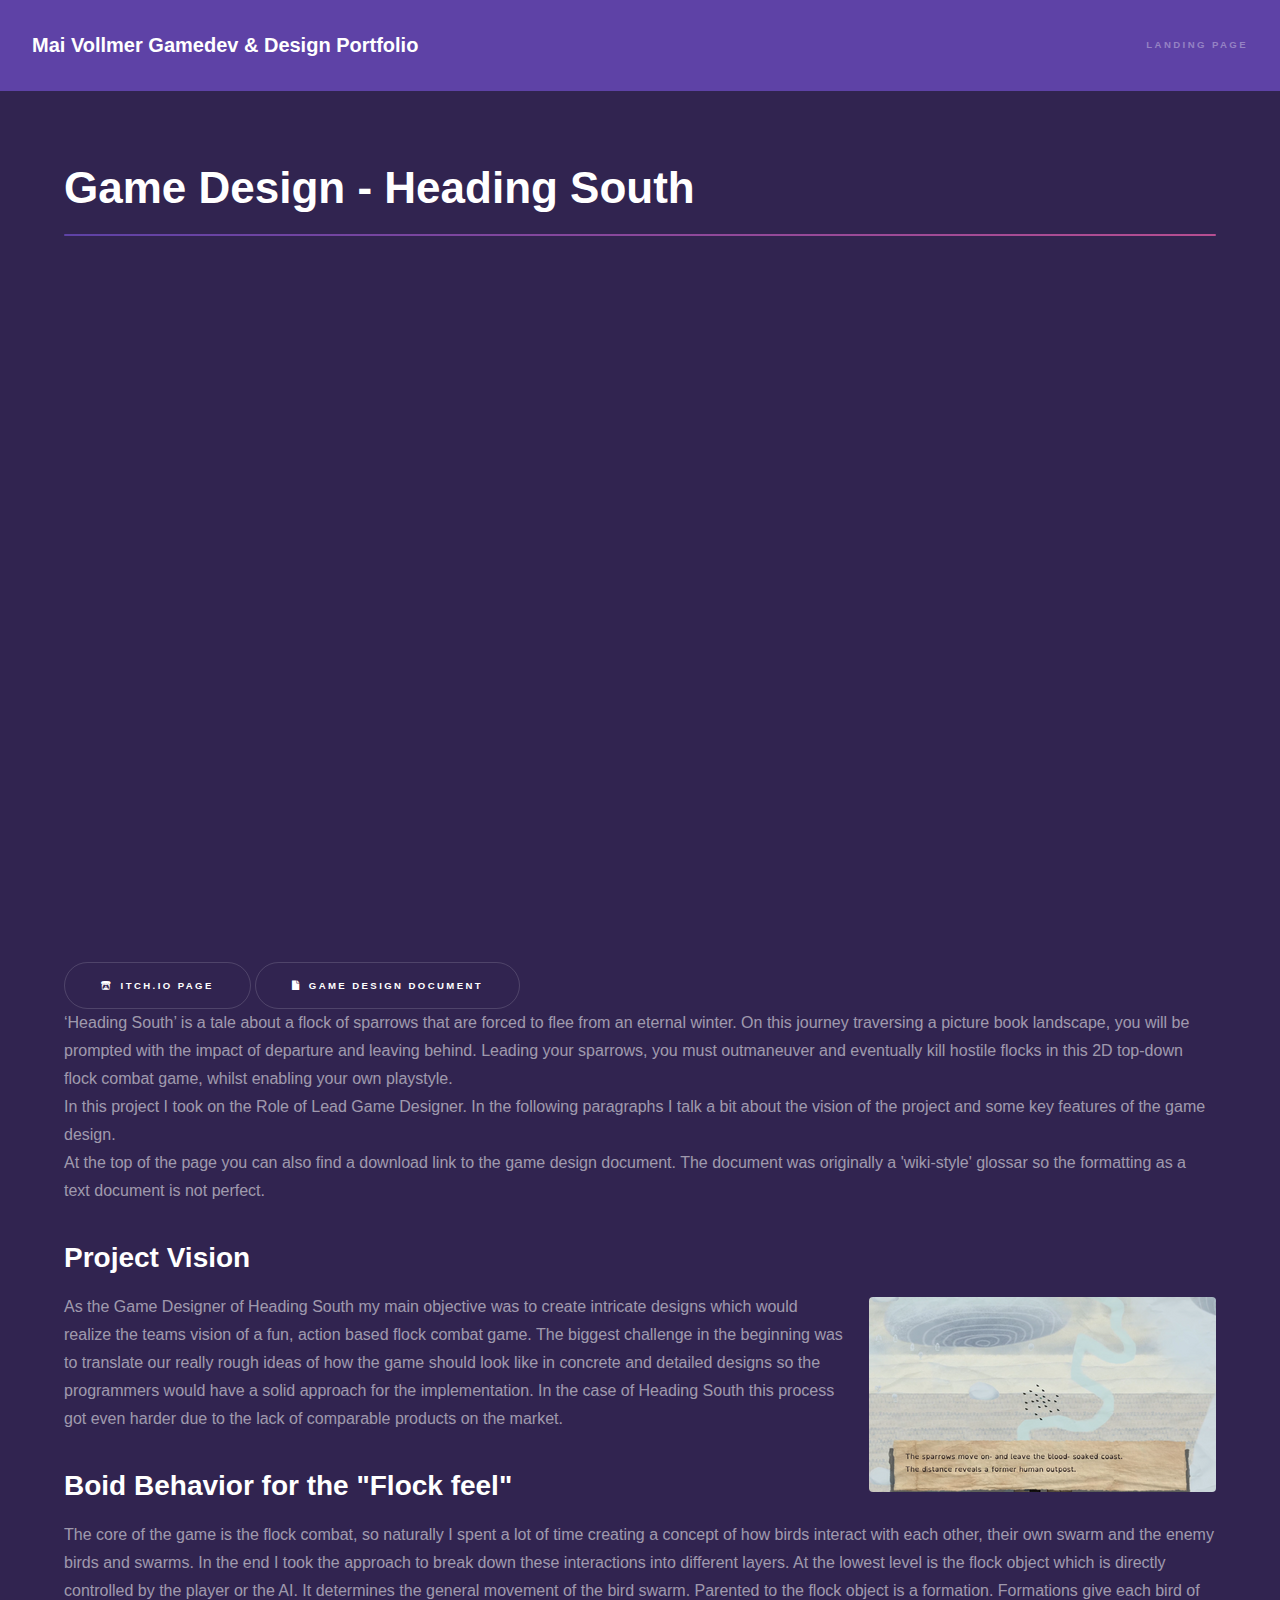
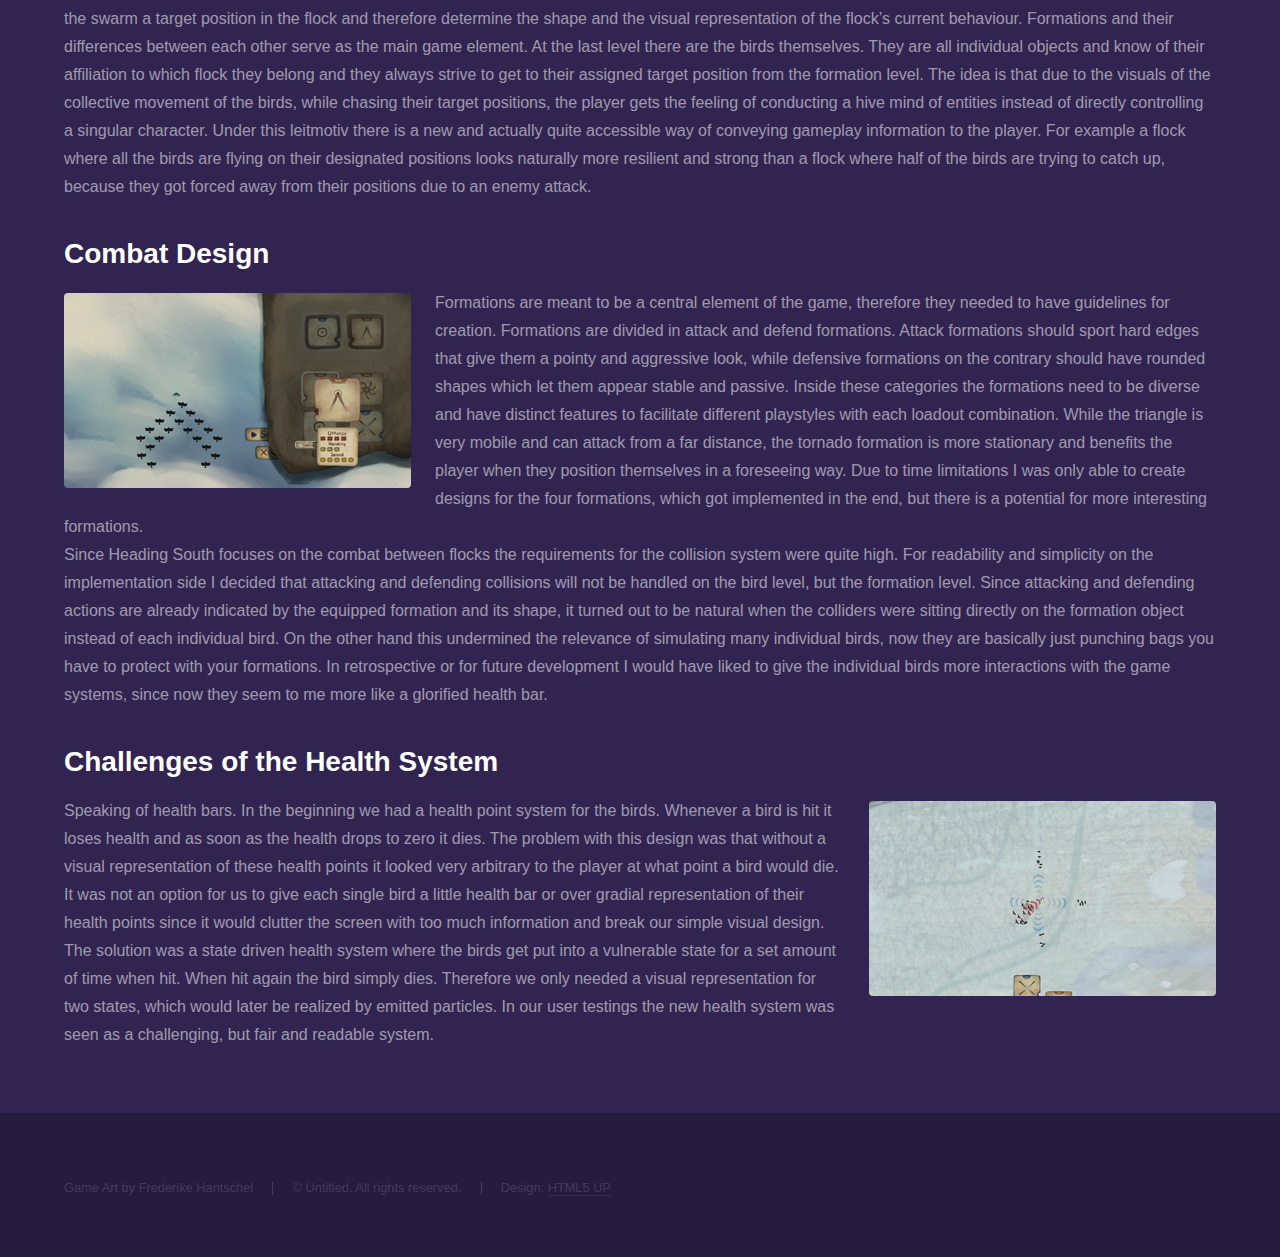
<file: game_design_page.html>
<!DOCTYPE HTML>
<!--
	Hyperspace by HTML5 UP
	html5up.net | @ajlkn
	Free for personal and commercial use under the CCA 3.0 license (html5up.net/license)
-->
<html>
	<head>
		<title>Game Design</title>
		<meta charset="utf-8" />
		<meta name="viewport" content="width=device-width, initial-scale=1, user-scalable=no" />
		<link rel="stylesheet" href="assets/css/main.css" />
		<noscript><link rel="stylesheet" href="assets/css/noscript.css" /></noscript>
	</head>
	<body class="is-preload">

		<!-- Header -->
			<header id="header">
				<a href="index.html" class="title">Mai Vollmer Gamedev & Design Portfolio</a>
				<nav>
					<ul>
						<li><a href="index.html">Landing Page</a></li>
						<!-- <li><a href="elements.html">Previous: pn</a></li> -->
					</ul>
				</nav>
			</header>

		<!-- Wrapper -->
			<div id="wrapper">

				<!-- Main -->
					<section id="main" class="wrapper">
						<div class="inner">
							<h1 class="major">Game Design - Heading South</h1>
							<div class="video-container">
								<iframe width="560" height="315" src="https://www.youtube.com/embed/AZSLRj4Fxsk?controls=0&amp;start=2" title="YouTube video player" frameborder="0" allow="accelerometer; autoplay; clipboard-write; encrypted-media; gyroscope; picture-in-picture; web-share" allowfullscreen></iframe>
							</div>
							<a href="https://chipuse.itch.io/heading-south" target="_blank" class="button icon brands fa-itch-io">itch.io Page</a>
							<a href="files/Heading_South_GDD.pdf" target="_blank" class="button icon solid fa-file">Game Design Document</a>
							<p>
								‘Heading South’ is a tale about a flock of sparrows that are forced to flee from an eternal winter. On this journey traversing a picture book landscape, you will be prompted with the impact of departure and leaving behind. Leading your sparrows, you must outmaneuver and eventually kill hostile flocks in this 2D top-down flock combat game, whilst enabling your own playstyle.
								<br>
								In this project I took on the Role of Lead Game Designer. In the following paragraphs I talk a bit about the vision of the project and some key features of the game design. 
								<br>
								At the top of the page you can also find a download link to the game design document. The document was originally a 'wiki-style' glossar so the formatting as a text document is not perfect.
							</p>
							<h2>Project Vision</h2>
							<p>
								<span class="image right"><img src="images/heading_south/screen3.png" alt="" /></span>
								As the Game Designer of Heading South my main objective was to create intricate designs
which would realize the teams vision of a fun, action based flock combat game. The biggest
challenge in the beginning was to translate our really rough ideas of how the game should
look like in concrete and detailed designs so the programmers would have a solid approach
for the implementation. In the case of Heading South this process got even harder due to the
lack of comparable products on the market.
								</p>
								<h2> Boid Behavior for the "Flock feel"</h2>
								<p>
								The core of the game is the flock combat, so naturally I spent a lot of time creating a concept
								of how birds interact with each other, their own swarm and the enemy birds and swarms. In
								the end I took the approach to break down these interactions into different layers. At the
								lowest level is the flock object which is directly controlled by the player or the AI. It
								determines the general movement of the bird swarm. Parented to the flock object is a
								formation. Formations give each bird of the swarm a target position in the flock and therefore
								determine the shape and the visual representation of the flock’s current behaviour.
								Formations and their differences between each other serve as the main game element. At
								the last level there are the birds themselves. They are all individual objects and know of their
								affiliation to which flock they belong and they always strive to get to their assigned target
								position from the formation level. The idea is that due to the visuals of the collective
								movement of the birds, while chasing their target positions, the player gets the feeling of
								conducting a hive mind of entities instead of directly controlling a singular character. Under
								this leitmotiv there is a new and actually quite accessible way of conveying gameplay
								information to the player. For example a flock where all the birds are flying on their
								designated positions looks naturally more resilient and strong than a flock where half of the
								birds are trying to catch up, because they got forced away from their positions due to an
								enemy attack.
							</p>
								<h2> Combat Design</h2>
								<p>
									<span class="image left"><img src="images/heading_south/screen1.png" alt="" /></span>
								Formations are meant to be a central element of the game, therefore they needed to have
								guidelines for creation. Formations are divided in attack and defend formations. Attack
formations should sport hard edges that give them a pointy and aggressive look, while
defensive formations on the contrary should have rounded shapes which let them appear
stable and passive. Inside these categories the formations need to be diverse and have
distinct features to facilitate different playstyles with each loadout combination. While the
triangle is very mobile and can attack from a far distance, the tornado formation is more
stationary and benefits the player when they position themselves in a foreseeing way.
Due to time limitations I was only able to create designs for the four formations, which got
implemented in the end, but there is a potential for more interesting formations.
								<br>
								Since Heading South focuses on the combat between flocks the requirements for the
collision system were quite high. For readability and simplicity on the implementation side I
decided that attacking and defending collisions will not be handled on the bird level, but the
formation level. Since attacking and defending actions are already indicated by the equipped
formation and its shape, it turned out to be natural when the colliders were sitting directly on
the formation object instead of each individual bird. On the other hand this undermined the
relevance of simulating many individual birds, now they are basically just punching bags you
have to protect with your formations. In retrospective or for future development I would have
liked to give the individual birds more interactions with the game systems, since now they
seem to me more like a glorified health bar.
								</p>
								<h2> Challenges of the Health System</h2>
								<p>
									<span class="image right"><img src="images/heading_south/screen2.png" alt="" /></span>
								Speaking of health bars. In the beginning we had a health point system for the birds.
Whenever a bird is hit it loses health and as soon as the health drops to zero it dies. The
problem with this design was that without a visual representation of these health points it
looked very arbitrary to the player at what point a bird would die. It was not an option for us
to give each single bird a little health bar or over gradial representation of their health points
since it would clutter the screen with too much information and break our simple visual
design. The solution was a state driven health system where the birds get put into a
vulnerable state for a set amount of time when hit. When hit again the bird simply dies.
Therefore we only needed a visual representation for two states, which would later be
realized by emitted particles. In our user testings the new health system was seen as a
challenging, but fair and readable system.
								</p>
							</div>
					</section>

			</div>

		<!-- Footer -->
			<footer id="footer" class="wrapper alt">
				<div class="inner">
					<ul class="menu">
						<li>Game Art by Frederike Hantschel</li><li>&copy; Untitled. All rights reserved.</li><li>Design: <a href="http://html5up.net">HTML5 UP</a></li>
					</ul>
				</div>
			</footer>

		<!-- Scripts -->
			<script src="assets/js/jquery.min.js"></script>
			<script src="assets/js/jquery.scrollex.min.js"></script>
			<script src="assets/js/jquery.scrolly.min.js"></script>
			<script src="assets/js/browser.min.js"></script>
			<script src="assets/js/breakpoints.min.js"></script>
			<script src="assets/js/util.js"></script>
			<script src="assets/js/main.js"></script>

	</body>
</html>
</file>
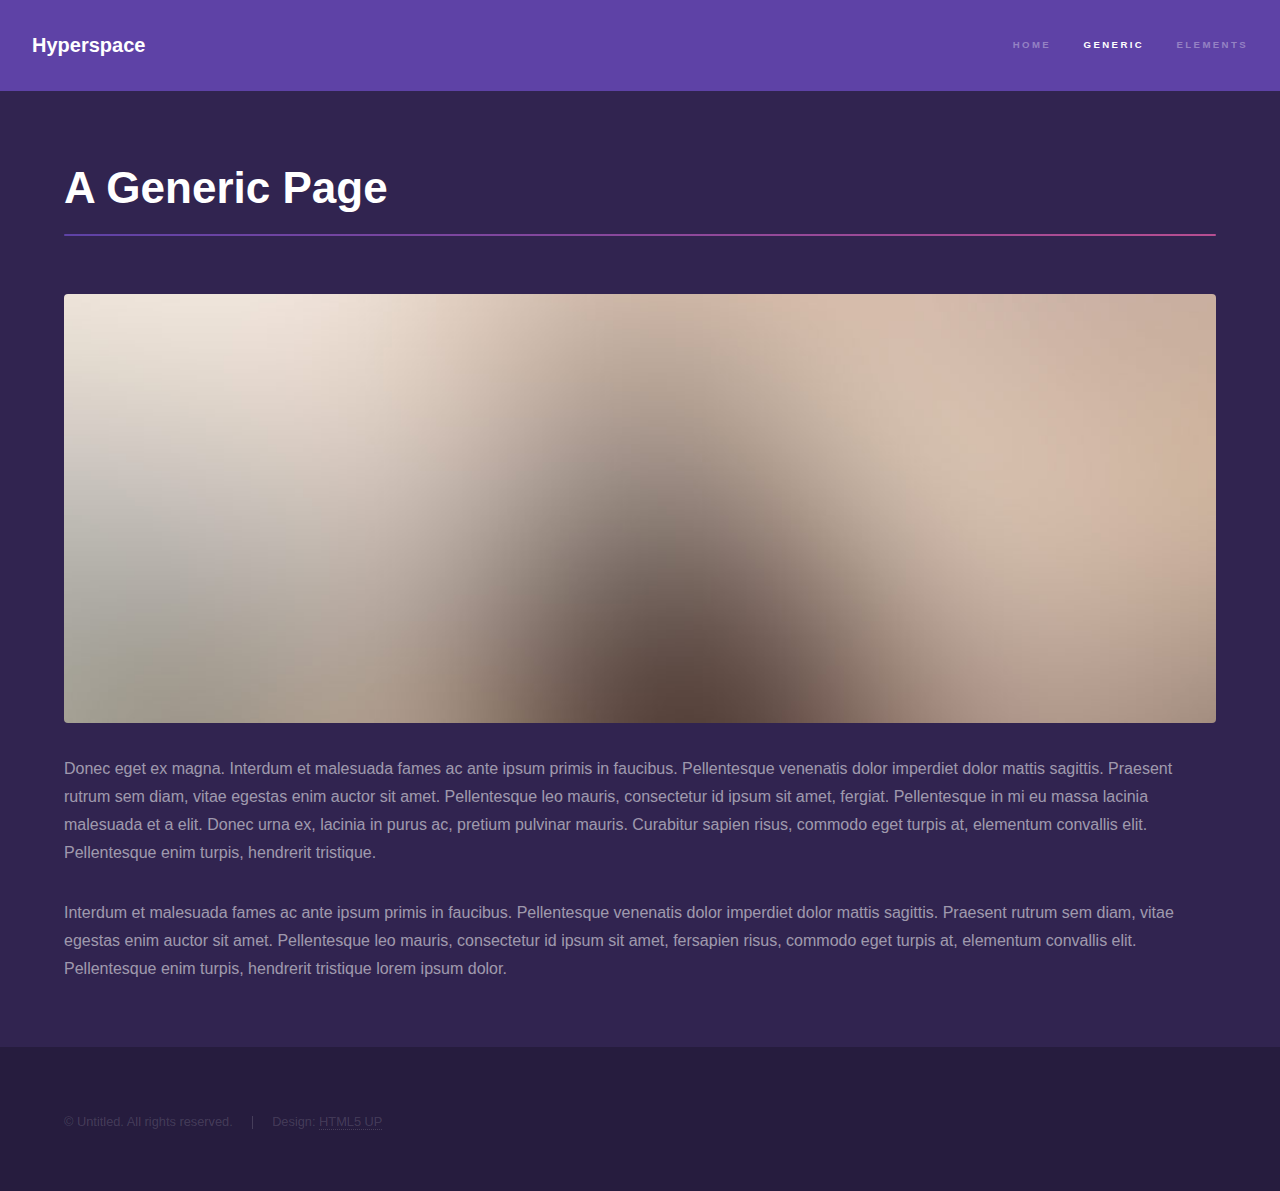
<file: generic.html>
<!DOCTYPE HTML>
<!--
	Hyperspace by HTML5 UP
	html5up.net | @ajlkn
	Free for personal and commercial use under the CCA 3.0 license (html5up.net/license)
-->
<html>
	<head>
		<title>Generic - Hyperspace by HTML5 UP</title>
		<meta charset="utf-8" />
		<meta name="viewport" content="width=device-width, initial-scale=1, user-scalable=no" />
		<link rel="stylesheet" href="assets/css/main.css" />
		<noscript><link rel="stylesheet" href="assets/css/noscript.css" /></noscript>
	</head>
	<body class="is-preload">

		<!-- Header -->
			<header id="header">
				<a href="index.html" class="title">Hyperspace</a>
				<nav>
					<ul>
						<li><a href="index.html">Home</a></li>
						<li><a href="generic.html" class="active">Generic</a></li>
						<li><a href="elements.html">Elements</a></li>
					</ul>
				</nav>
			</header>

		<!-- Wrapper -->
			<div id="wrapper">

				<!-- Main -->
					<section id="main" class="wrapper">
						<div class="inner">
							<h1 class="major">A Generic Page</h1>
							<span class="image fit"><img src="images/pic04.jpg" alt="" /></span>
							<p>Donec eget ex magna. Interdum et malesuada fames ac ante ipsum primis in faucibus. Pellentesque venenatis dolor imperdiet dolor mattis sagittis. Praesent rutrum sem diam, vitae egestas enim auctor sit amet. Pellentesque leo mauris, consectetur id ipsum sit amet, fergiat. Pellentesque in mi eu massa lacinia malesuada et a elit. Donec urna ex, lacinia in purus ac, pretium pulvinar mauris. Curabitur sapien risus, commodo eget turpis at, elementum convallis elit. Pellentesque enim turpis, hendrerit tristique.</p>
							<p>Interdum et malesuada fames ac ante ipsum primis in faucibus. Pellentesque venenatis dolor imperdiet dolor mattis sagittis. Praesent rutrum sem diam, vitae egestas enim auctor sit amet. Pellentesque leo mauris, consectetur id ipsum sit amet, fersapien risus, commodo eget turpis at, elementum convallis elit. Pellentesque enim turpis, hendrerit tristique lorem ipsum dolor.</p>
						</div>
					</section>

			</div>

		<!-- Footer -->
			<footer id="footer" class="wrapper alt">
				<div class="inner">
					<ul class="menu">
						<li>&copy; Untitled. All rights reserved.</li><li>Design: <a href="http://html5up.net">HTML5 UP</a></li>
					</ul>
				</div>
			</footer>

		<!-- Scripts -->
			<script src="assets/js/jquery.min.js"></script>
			<script src="assets/js/jquery.scrollex.min.js"></script>
			<script src="assets/js/jquery.scrolly.min.js"></script>
			<script src="assets/js/browser.min.js"></script>
			<script src="assets/js/breakpoints.min.js"></script>
			<script src="assets/js/util.js"></script>
			<script src="assets/js/main.js"></script>

	</body>
</html>
</file>
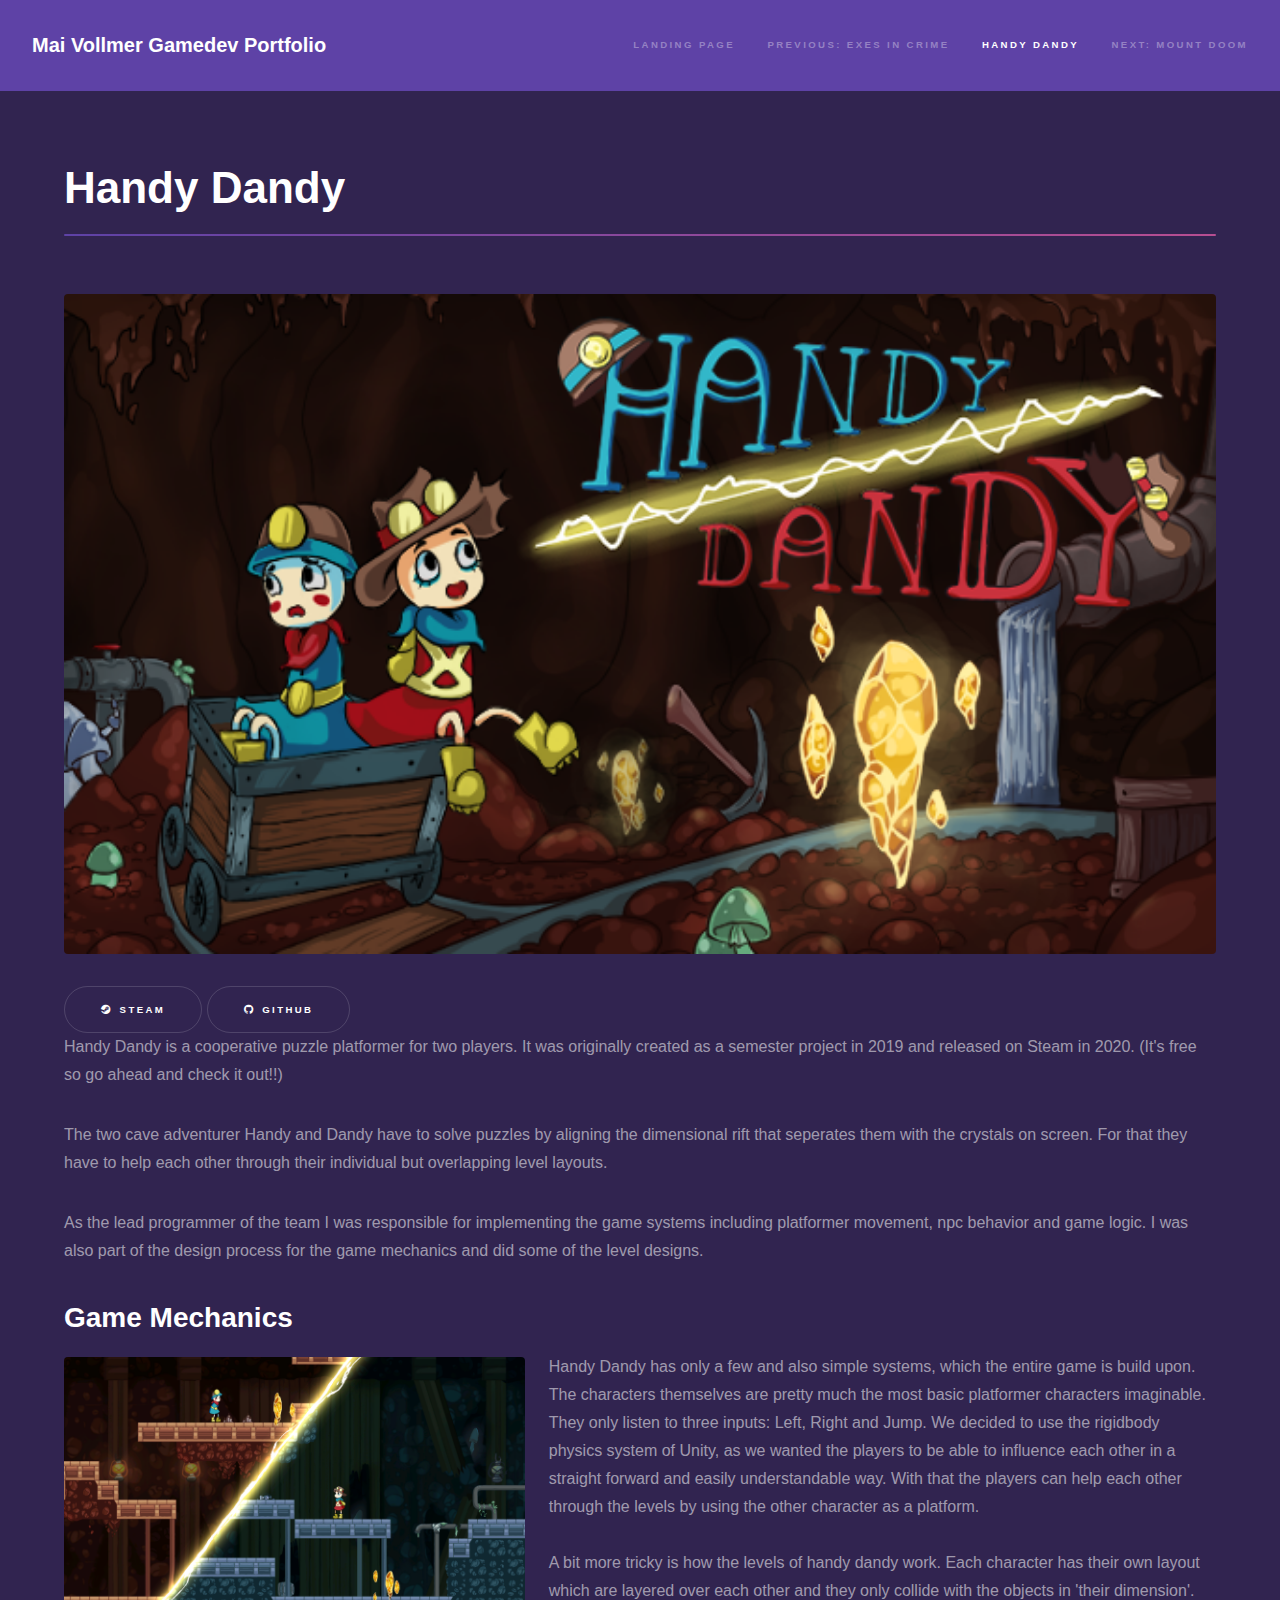
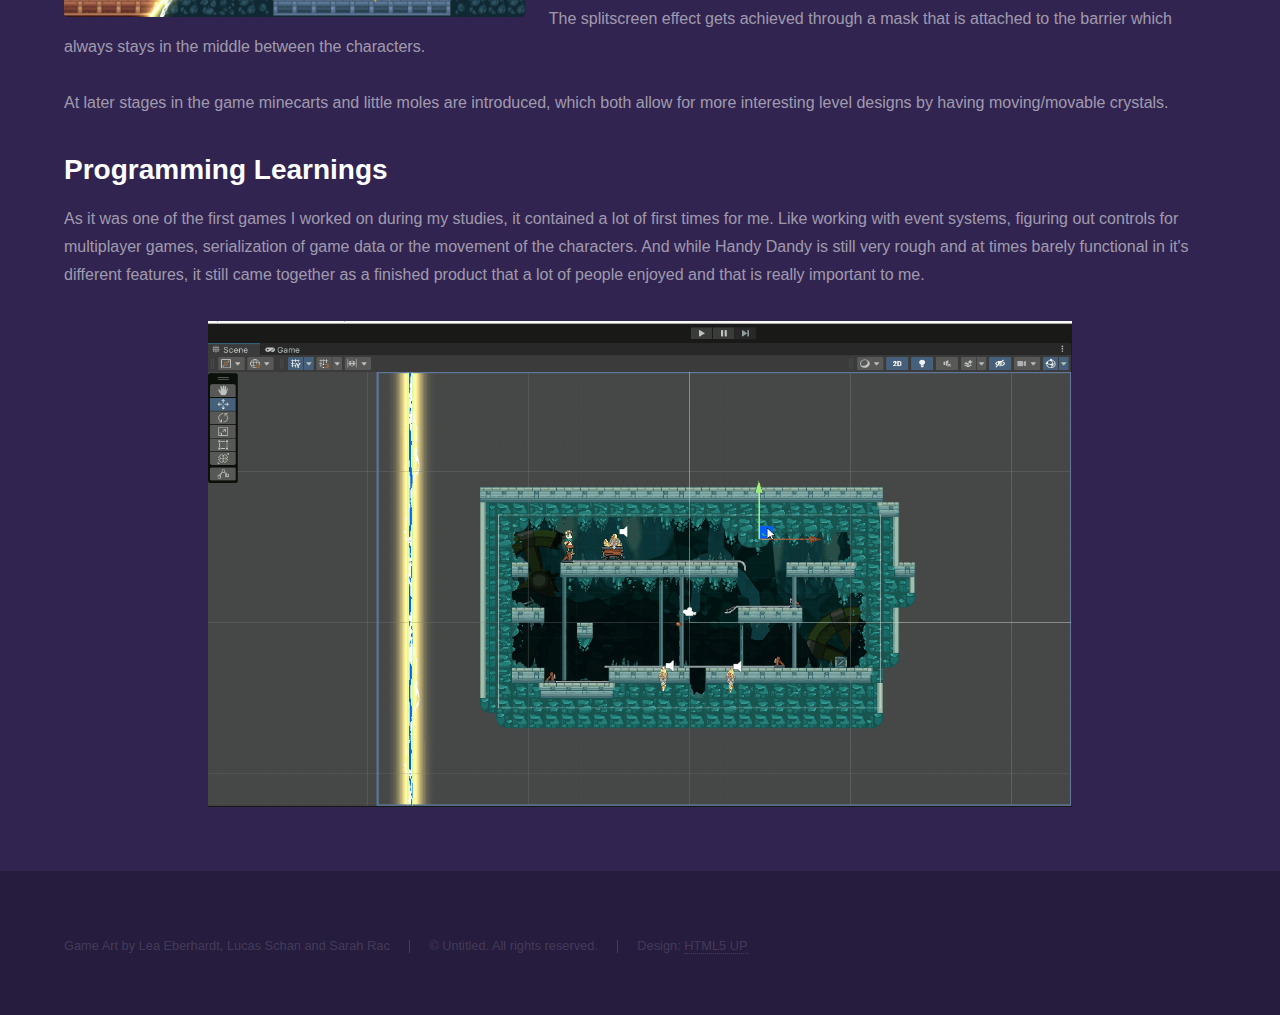
<file: handydandy_projectpage.html>
<!DOCTYPE HTML>
<!--
	Hyperspace by HTML5 UP
	html5up.net | @ajlkn
	Free for personal and commercial use under the CCA 3.0 license (html5up.net/license)
-->
<html>
	<head>
		<title>Handy Dandy</title>
		<meta charset="utf-8" />
		<meta name="viewport" content="width=device-width, initial-scale=1, user-scalable=no" />
		<link rel="stylesheet" href="assets/css/main.css" />
		<noscript><link rel="stylesheet" href="assets/css/noscript.css" /></noscript>
	</head>
	<body class="is-preload">

		<!-- Header -->
			<header id="header">
				<a href="index.html" class="title">Mai Vollmer Gamedev Portfolio</a>
				<nav>
					<ul>
						<li><a href="index.html">Landing Page</a></li>
						<li><a href="exesincrime_projectpage.html">Previous: Exes in Crime</a></li>
						<li><a href="handydandy_projectpage.html" class="active">Handy Dandy</a></li>
						<li><a href="mountdoom_projectpage.html">Next: Mount Doom</a></li>
					</ul>
				</nav>
			</header>

		<!-- Wrapper -->
			<div id="wrapper">

				<!-- Main -->
					<section id="main" class="wrapper">
						<div class="inner">
							<h1 class="major">Handy Dandy</h1>
							<span class="image fit"><img src="images/handy_dandy/handy_dandy_splash.png" alt="" /></span>
							<a href="https://store.steampowered.com/app/1234400/Handy_Dandy/" target="_blank" class="button icon brands fa-steam">Steam</a>
							<a href="https://github.com/Chipuse/HandyDandy" target="_blank" class="button icon brands fa-github">GitHub</a>
							<!--<a href="https://store.steampowered.com/app/1234400/Handy_Dandy/" target="_blank" class="button icon brands fa-github">Github Repository</a>-->
							<section>
							<p>Handy Dandy is a cooperative puzzle
								platformer for two players. It was originally
								created as a semester project in 2019 and
								released on Steam in 2020. (It's free so go ahead and check it out!!)</p>
								<p>The two cave adventurer Handy and Dandy
								have to solve puzzles by aligning the
								dimensional rift that seperates them with the
								crystals on screen.
								For that they have to help each other
								through their individual but overlapping level
								layouts.</p>
								<p>As the lead programmer of the team I was
									responsible for implementing the game
									systems including platformer movement,
									npc behavior and game logic.
									I was also part of the design process for the
									game mechanics and did some of the level
									designs.
								</p>
							</section>
							<section>
							<h2>Game Mechanics</h2>
							<p>
								<span class="image left"><img src="images/handy_dandy/screen2.png" alt="" /></span>
								Handy Dandy has only a few and also simple systems, which the entire game is build upon. 
								The characters themselves are pretty much the most basic platformer characters imaginable. 
								They only listen to three inputs: Left, Right and Jump. 
								We decided to use the rigidbody physics system of Unity, as we wanted the players to be able to influence each other in a straight forward and easily understandable way. 
								With that the players can help each other through the levels by using the other character as a platform.
								<br>
								<br>
								A bit more tricky is how the levels of handy dandy work. 
								Each character has their own layout which are layered over each other and they only collide with the objects in 'their dimension'. 
								The splitscreen effect gets achieved through a mask that is attached to the barrier which always stays in the middle between the characters.
								<br>
								<br>
								At later stages in the game minecarts and little moles are introduced, which both allow for more interesting level designs by having moving/movable crystals.
							</p>
							</section>								
																								
								<h2>Programming Learnings</h2>
								<p>
									
									As it was one of the first games I worked on during my studies, it contained a lot of first times for me. 
									Like working with event systems, figuring out controls for multiplayer games, serialization of game data or the movement of the characters. 
									And while Handy Dandy is still very rough and at times barely functional in it's different features, it still came together as a finished product that a lot of people enjoyed and that is really important to me. 
									<div class="video-container" style="left:12.5%;padding-bottom: calc(56.25% * .75);width: 75%;">
										<img src="images/handy_dandy/barrier.gif" alt="" />
									</div>
								</p>
							
						</div>
					</section>

			</div>

		<!-- Footer -->
			<footer id="footer" class="wrapper alt">
				<div class="inner">
					<ul class="menu">
						<li>Game Art by Lea Eberhardt, Lucas Schan and Sarah Rac</li><li>&copy; Untitled. All rights reserved.</li><li>Design: <a href="http://html5up.net">HTML5 UP</a></li>
					</ul>
				</div>
			</footer>

		<!-- Scripts -->
			<script src="assets/js/jquery.min.js"></script>
			<script src="assets/js/jquery.scrollex.min.js"></script>
			<script src="assets/js/jquery.scrolly.min.js"></script>
			<script src="assets/js/browser.min.js"></script>
			<script src="assets/js/breakpoints.min.js"></script>
			<script src="assets/js/util.js"></script>
			<script src="assets/js/main.js"></script>

	</body>
</html>
</file>
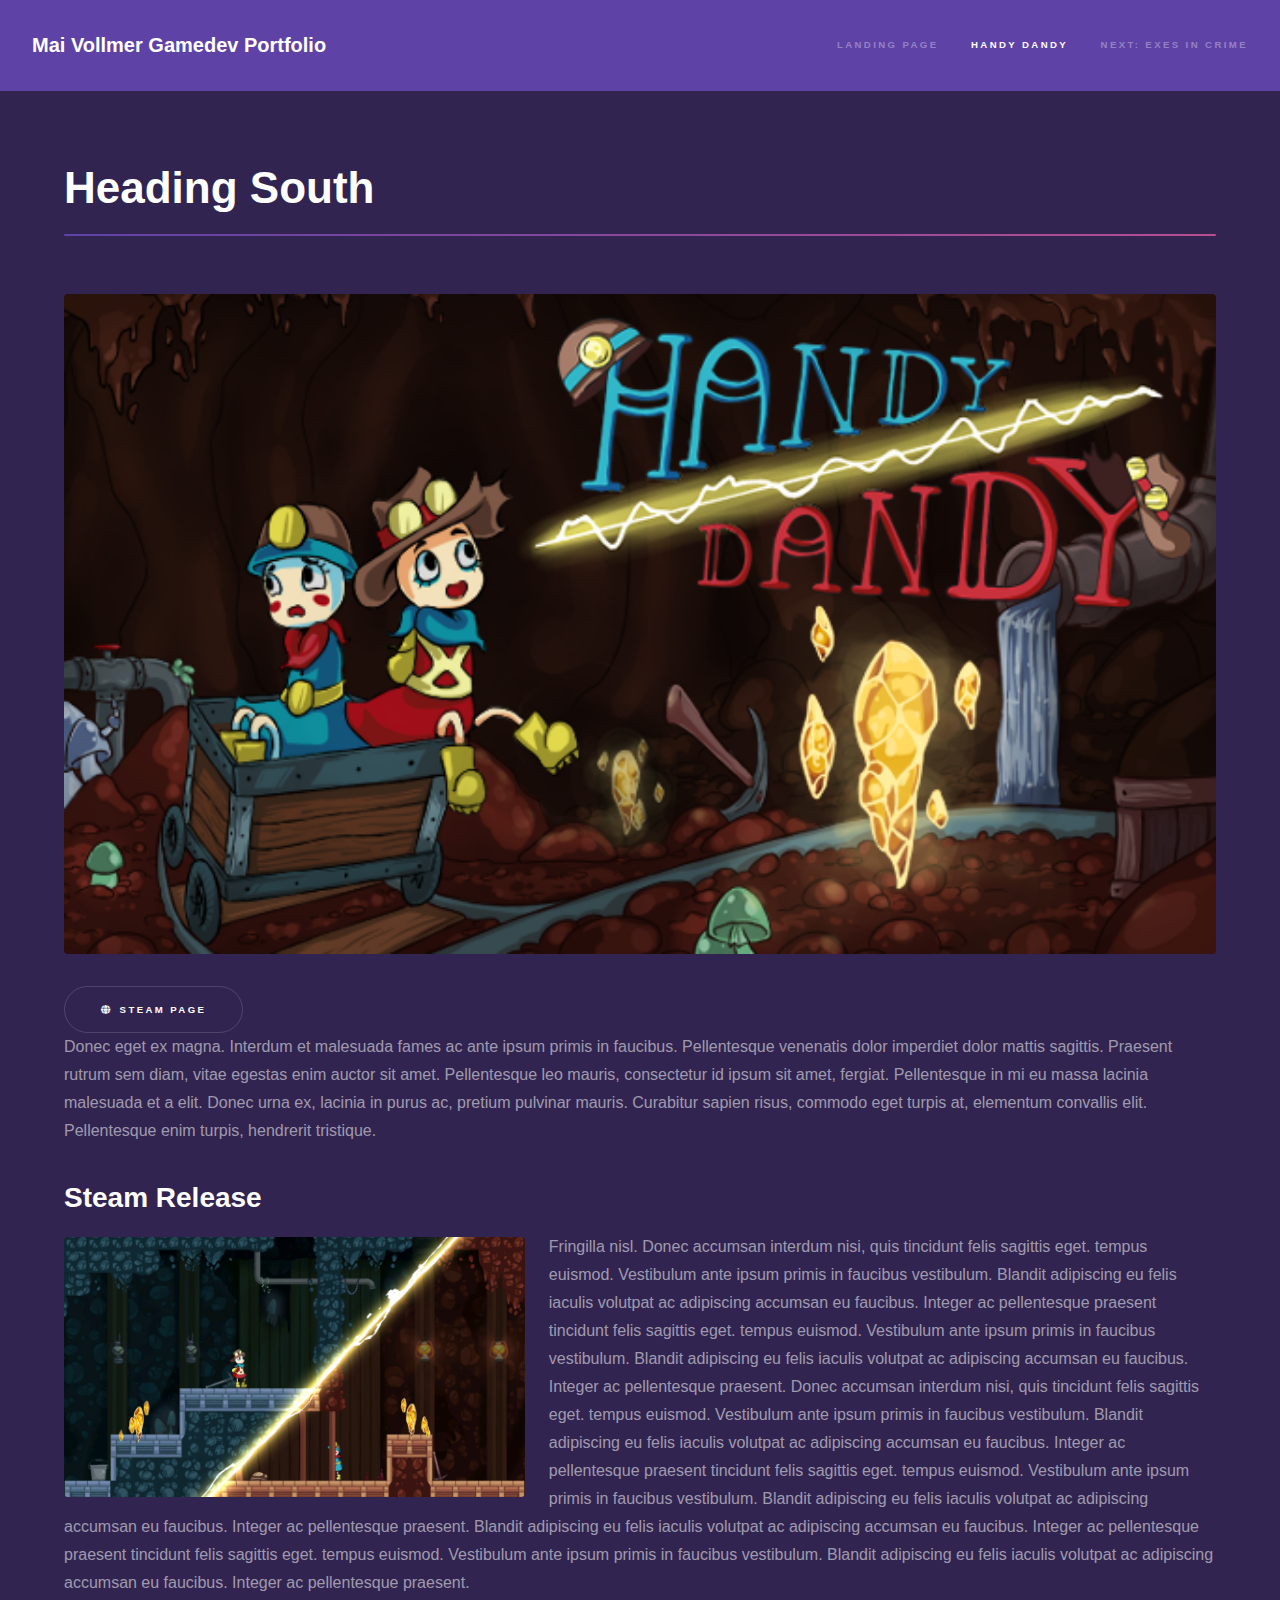
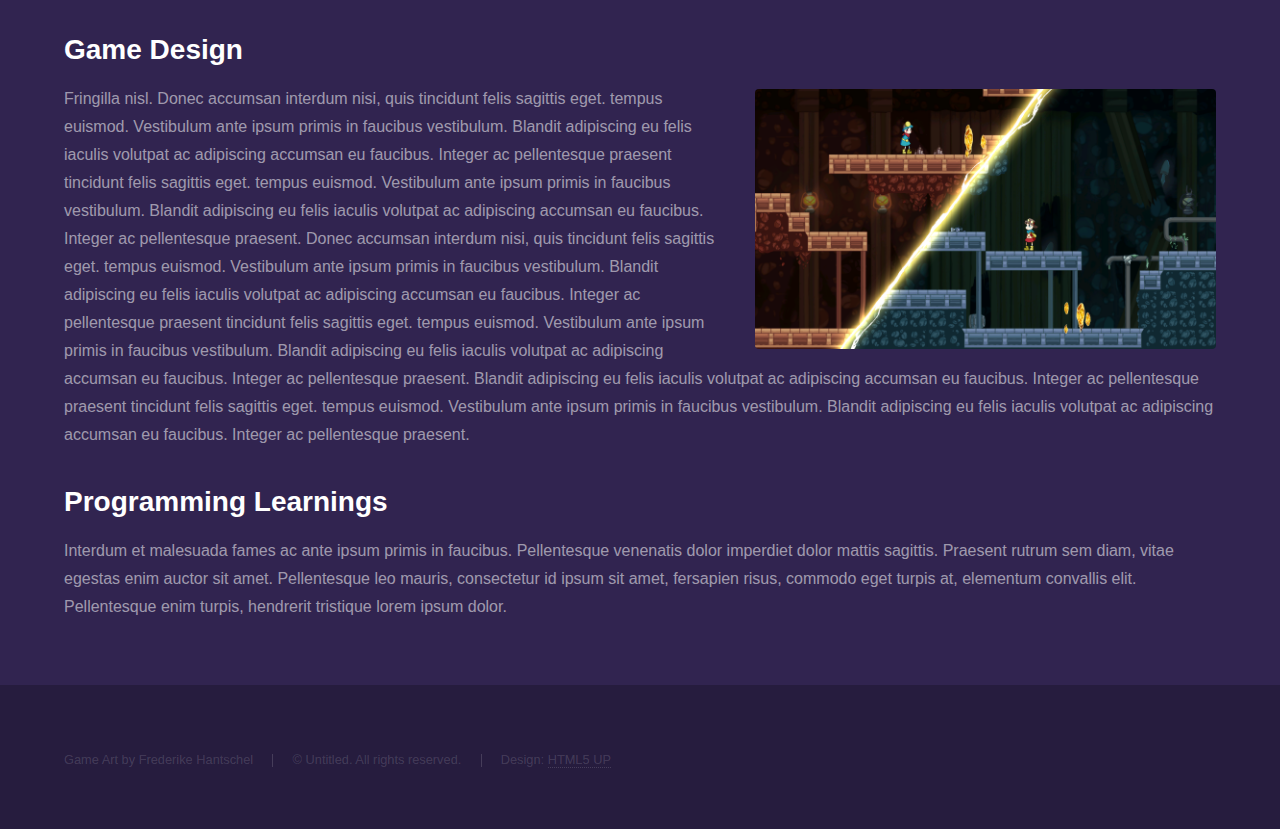
<file: headingsouth_projectpage.html>
<!DOCTYPE HTML>
<!--
	Hyperspace by HTML5 UP
	html5up.net | @ajlkn
	Free for personal and commercial use under the CCA 3.0 license (html5up.net/license)
-->
<html>
	<head>
		<title>Handy Dandy</title>
		<meta charset="utf-8" />
		<meta name="viewport" content="width=device-width, initial-scale=1, user-scalable=no" />
		<link rel="stylesheet" href="assets/css/main.css" />
		<noscript><link rel="stylesheet" href="assets/css/noscript.css" /></noscript>
	</head>
	<body class="is-preload">

		<!-- Header -->
			<header id="header">
				<a href="index.html" class="title">Mai Vollmer Gamedev Portfolio</a>
				<nav>
					<ul>
						<li><a href="index.html">Landing Page</a></li>
						<!-- <li><a href="elements.html">Previous: pn</a></li> -->
						<li><a href="handydandy_projectpage.html" class="active">Handy Dandy</a></li>
						<li><a href="exesincrime_projectpage.html">Next: Exes in Crime</a></li>
					</ul>
				</nav>
			</header>

		<!-- Wrapper -->
			<div id="wrapper">

				<!-- Main -->
					<section id="main" class="wrapper">
						<div class="inner">
							<h1 class="major">Heading South</h1>
							<span class="image fit"><img src="images/handy_dandy/handy_dandy_splash.png" alt="" /></span>
							<a href="https://store.steampowered.com/app/1234400/Handy_Dandy/" class="button icon solid fa-globe">Steam Page</a>
							<p>Donec eget ex magna. Interdum et malesuada fames ac ante ipsum primis in faucibus. Pellentesque venenatis dolor imperdiet dolor mattis sagittis. Praesent rutrum sem diam, vitae egestas enim auctor sit amet. Pellentesque leo mauris, consectetur id ipsum sit amet, fergiat. Pellentesque in mi eu massa lacinia malesuada et a elit. Donec urna ex, lacinia in purus ac, pretium pulvinar mauris. Curabitur sapien risus, commodo eget turpis at, elementum convallis elit. Pellentesque enim turpis, hendrerit tristique.</p>
							<h2>Steam Release</h2>
							<p><span class="image left"><img src="images/handy_dandy/screen1.png" alt="" /></span>Fringilla nisl. Donec accumsan interdum nisi, quis tincidunt felis sagittis eget. tempus euismod. Vestibulum ante ipsum primis in faucibus vestibulum. Blandit adipiscing eu felis iaculis volutpat ac adipiscing accumsan eu faucibus. Integer ac pellentesque praesent tincidunt felis sagittis eget. tempus euismod. Vestibulum ante ipsum primis in faucibus vestibulum. Blandit adipiscing eu felis iaculis volutpat ac adipiscing accumsan eu faucibus. Integer ac pellentesque praesent. Donec accumsan interdum nisi, quis tincidunt felis sagittis eget. tempus euismod. Vestibulum ante ipsum primis in faucibus vestibulum. Blandit adipiscing eu felis iaculis volutpat ac adipiscing accumsan eu faucibus. Integer ac pellentesque praesent tincidunt felis sagittis eget. tempus euismod. Vestibulum ante ipsum primis in faucibus vestibulum. Blandit adipiscing eu felis iaculis volutpat ac adipiscing accumsan eu faucibus. Integer ac pellentesque praesent. Blandit adipiscing eu felis iaculis volutpat ac adipiscing accumsan eu faucibus. Integer ac pellentesque praesent tincidunt felis sagittis eget. tempus euismod. Vestibulum ante ipsum primis in faucibus vestibulum. Blandit adipiscing eu felis iaculis volutpat ac adipiscing accumsan eu faucibus. Integer ac pellentesque praesent.</p>
							<h2> Game Design</h2>
							<p><span class="image right"><img src="images/handy_dandy/screen2.png" alt="" /></span>Fringilla nisl. Donec accumsan interdum nisi, quis tincidunt felis sagittis eget. tempus euismod. Vestibulum ante ipsum primis in faucibus vestibulum. Blandit adipiscing eu felis iaculis volutpat ac adipiscing accumsan eu faucibus. Integer ac pellentesque praesent tincidunt felis sagittis eget. tempus euismod. Vestibulum ante ipsum primis in faucibus vestibulum. Blandit adipiscing eu felis iaculis volutpat ac adipiscing accumsan eu faucibus. Integer ac pellentesque praesent. Donec accumsan interdum nisi, quis tincidunt felis sagittis eget. tempus euismod. Vestibulum ante ipsum primis in faucibus vestibulum. Blandit adipiscing eu felis iaculis volutpat ac adipiscing accumsan eu faucibus. Integer ac pellentesque praesent tincidunt felis sagittis eget. tempus euismod. Vestibulum ante ipsum primis in faucibus vestibulum. Blandit adipiscing eu felis iaculis volutpat ac adipiscing accumsan eu faucibus. Integer ac pellentesque praesent. Blandit adipiscing eu felis iaculis volutpat ac adipiscing accumsan eu faucibus. Integer ac pellentesque praesent tincidunt felis sagittis eget. tempus euismod. Vestibulum ante ipsum primis in faucibus vestibulum. Blandit adipiscing eu felis iaculis volutpat ac adipiscing accumsan eu faucibus. Integer ac pellentesque praesent.</p>								
							<h2>Programming Learnings</h2>
							<p>Interdum et malesuada fames ac ante ipsum primis in faucibus. Pellentesque venenatis dolor imperdiet dolor mattis sagittis. Praesent rutrum sem diam, vitae egestas enim auctor sit amet. Pellentesque leo mauris, consectetur id ipsum sit amet, fersapien risus, commodo eget turpis at, elementum convallis elit. Pellentesque enim turpis, hendrerit tristique lorem ipsum dolor.</p>
						</div>
					</section>

			</div>

		<!-- Footer -->
			<footer id="footer" class="wrapper alt">
				<div class="inner">
					<ul class="menu">
						<li>Game Art by Frederike Hantschel</li><li>&copy; Untitled. All rights reserved.</li><li>Design: <a href="http://html5up.net">HTML5 UP</a></li>
					</ul>
				</div>
			</footer>

		<!-- Scripts -->
			<script src="assets/js/jquery.min.js"></script>
			<script src="assets/js/jquery.scrollex.min.js"></script>
			<script src="assets/js/jquery.scrolly.min.js"></script>
			<script src="assets/js/browser.min.js"></script>
			<script src="assets/js/breakpoints.min.js"></script>
			<script src="assets/js/util.js"></script>
			<script src="assets/js/main.js"></script>

	</body>
</html>
</file>
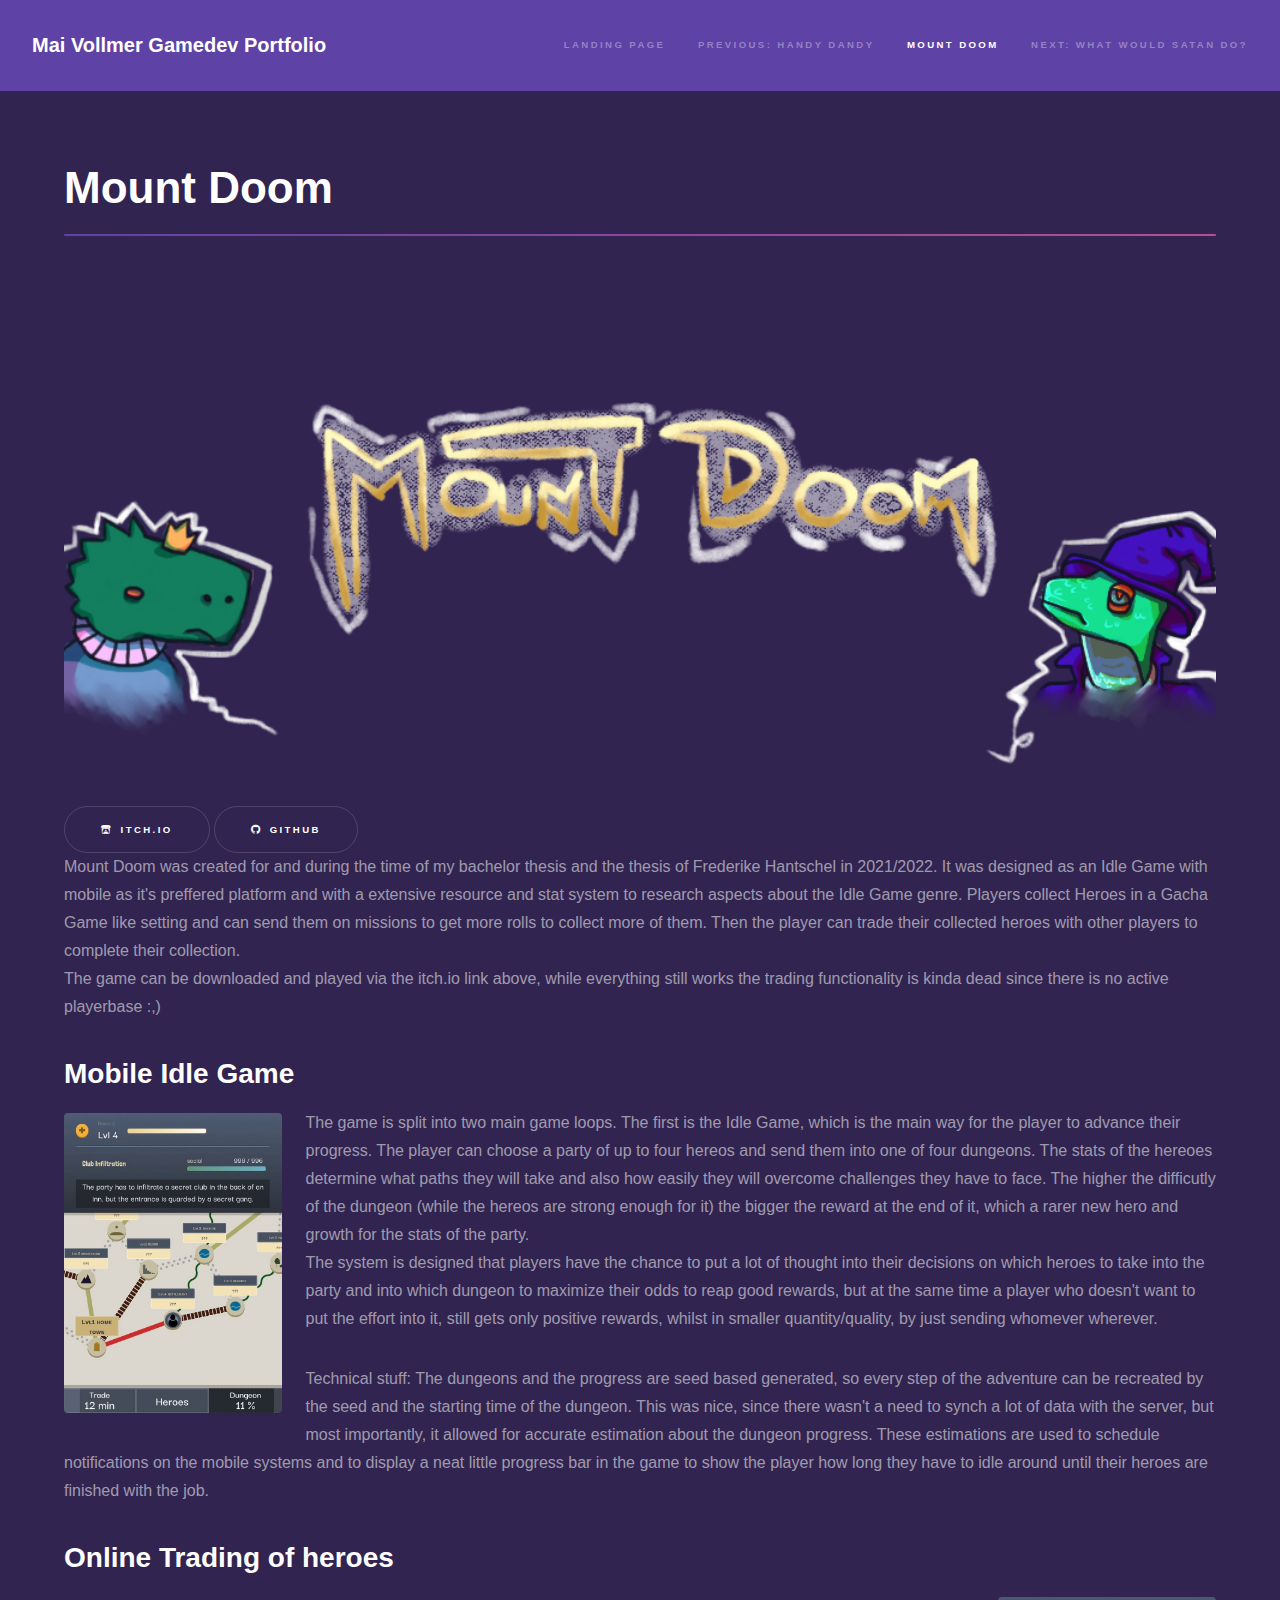
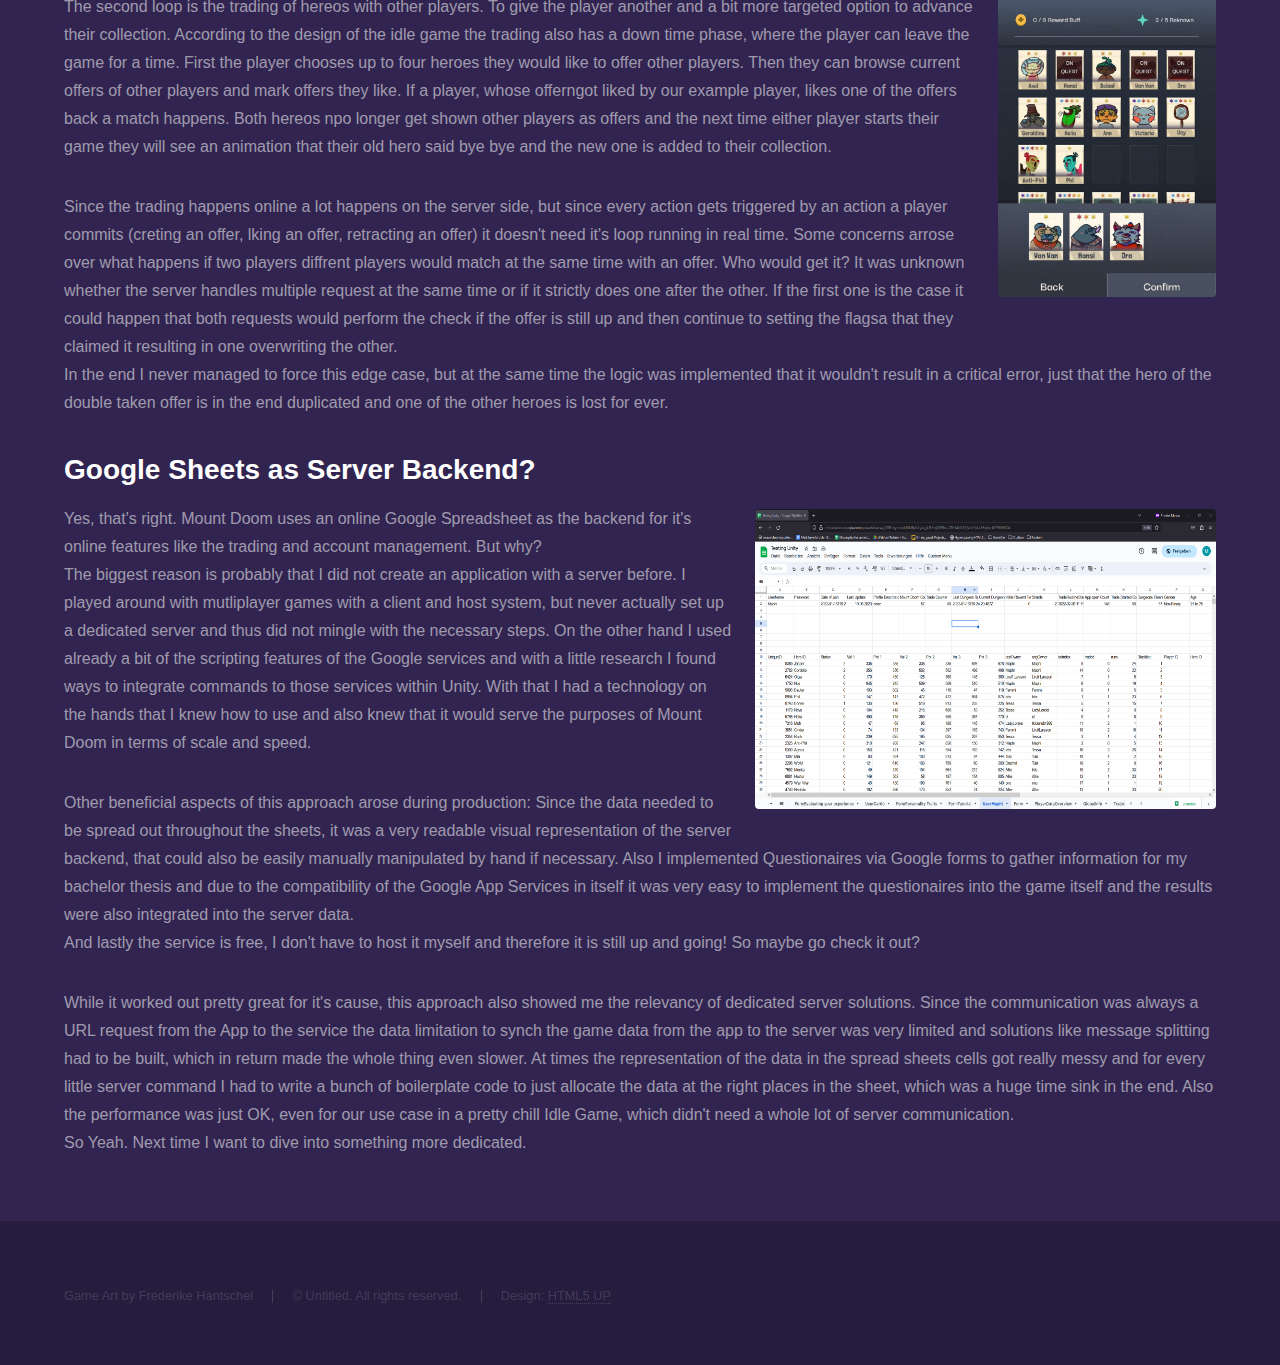
<file: mountdoom_projectpage.html>
<!DOCTYPE HTML>
<!--
	Hyperspace by HTML5 UP
	html5up.net | @ajlkn
	Free for personal and commercial use under the CCA 3.0 license (html5up.net/license)
-->
<html>
	<head>
		<title>Mount Doom</title>
		<meta charset="utf-8" />
		<meta name="viewport" content="width=device-width, initial-scale=1, user-scalable=no" />
		<link rel="stylesheet" href="assets/css/main.css" />
		<noscript><link rel="stylesheet" href="assets/css/noscript.css" /></noscript>
	</head>
	<body class="is-preload">

		<!-- Header -->
			<header id="header">
				<a href="index.html" class="title">Mai Vollmer Gamedev Portfolio</a>
				<nav>
					<ul>
						<li><a href="index.html">Landing Page</a></li>
						<li><a href="handydandy_projectpage.html">Previous: Handy Dandy</a></li>
						<li><a href="mountdoom_projectpage.html" class="active">Mount Doom</a></li>
						<li><a href="whatwouldsatando_projectpage.html">Next: What would Satan do?</a></li>
					</ul>
				</nav>
			</header>

		<!-- Wrapper -->
			<div id="wrapper">

				<!-- Main -->
					<section id="main" class="wrapper">
						<div class="inner">
							<h1 class="major">Mount Doom</h1>
							<span class="image fit"><img src="images/mount_doom/mount_doom_splash.png" alt="" /></span>
							<a href="https://chipuse.itch.io/mount-doom" target="_blank" class=" button icon brands fa-itch-io">itch.io</a>
							<a href="https://github.com/Chipuse/Mount-Doom" target="_blank" class=" button icon brands fa-github">Github</a>

							
							<p>
								Mount Doom was created for and during the time of my bachelor thesis and the thesis of Frederike Hantschel in 2021/2022. 
								It was designed as an Idle Game with mobile as it's preffered platform and with a extensive resource and stat system to research aspects about the Idle Game genre. 
								Players collect Heroes in a Gacha Game like setting and can send them on missions to get more rolls to collect more of them. 
								Then the player can trade their collected heroes with other players to complete their collection.
								<br>
								The game can be downloaded and played via the itch.io link above, while everything still works the trading functionality is kinda dead since there is no active playerbase :,)
							</p>
							<h2>Mobile Idle Game</h2>
							<p><span class="image left"><img src="images/mount_doom/screen4.jpg" alt="" height="300px" width="auto" /></span>
								The game is split into two main game loops. 
								The first is the Idle Game, which is the main way for the player to advance their progress.	
								The player can choose a party of up to four hereos and send them into one of four dungeons. 
								The stats of the hereoes determine what paths they will take and also how easily they will overcome challenges they have to face. 
								The higher the difficutly of the dungeon (while the hereos are strong enough for it) the bigger the reward at the end of it, which a rarer new hero and growth for the stats of the party. 
								<br>
								The system is designed that players have the chance to put a lot of thought into their decisions on which heroes to take into the party and into which dungeon to maximize their odds to reap good rewards, but at the same time a player who doesn't want to put the effort into it, still gets only positive rewards, whilst in smaller quantity/quality, by just sending whomever wherever. 
								<p>
									Technical stuff: The dungeons and the progress are seed based generated, so every step of the adventure can be recreated by the seed and the starting time of the dungeon. This was nice, since there wasn't a need to synch a lot of data with the server, but most importantly, it allowed for accurate estimation about the dungeon progress. 
									These estimations are used to schedule notifications on the mobile systems and to display a neat little progress bar in the game to show the player how long they have to idle around until their heroes are finished with the job. 
								</p>
								
							</p>
							
							<h2>Online Trading of heroes</h2>
							<p><span class="image right"><img src="images/mount_doom/screen5.jpg" alt="" height="300px" width="auto" /></span>
								The second loop is the trading of hereos with other players.  
								To give the player another and a bit more targeted option to advance their collection. 
								According to the design of the idle game the trading also has a down time phase, where the player can leave the game for a time. 
								First the player chooses up to four heroes they would like to offer other players. Then they can browse current offers of other players and mark offers they like. 
								If a player, whose offerngot liked by our example player, likes one of the offers back a match happens. 
								Both hereos npo longer get shown other players as offers and the next time either player starts their game they will see an animation that their old hero said bye bye and the new one is added to their collection. 
							</p>
							<p>
								Since the trading happens online a lot happens on the server side, but since every action gets triggered by an action a player commits (creting an offer, lking an offer, retracting an offer) it doesn't need it's loop running in real time. 
								Some concerns arrose over what happens if two players diffrent players would match at the same time with an offer. Who would get it? 
								It was unknown whether the server handles multiple request at the same time or if it strictly does one after the other. If the first one is the case it could happen that both requests would perform the check if the offer is still up and then continue to setting the flagsa that they claimed it resulting in one overwriting the other. 
								<br> 
								In the end I never managed to force this edge case, but at the same time the logic was implemented that it wouldn't result in a critical error, just that the hero of the double taken offer is in the end duplicated and one of the other heroes is lost for ever.
							</p>
							<h2>Google Sheets as Server Backend?</h2>
							<p><span class="image right"><img src="images/mount_doom/server_user.PNG" alt="" height="300px" width="auto" /></span>
								Yes, that's right. Mount Doom uses an online Google Spreadsheet as the backend for it's online features like the trading and account management. 
								But why?
								<br>
								The biggest reason is probably that I did not create an application with a server before. 
								I played around with mutliplayer games with a client and host system, but never actually set up a dedicated server and thus did not mingle with the necessary steps. 
								On the other hand I used already a bit of the scripting features of the Google services and with a little research I found ways to integrate commands to those services within Unity. 
								With that I had a technology on the hands that I knew how to use and also knew that it would serve the purposes of Mount Doom in terms of scale and speed.
							</p>
							<p>
								Other beneficial aspects of this approach arose during production: 
								Since the data needed to be spread out throughout the sheets, it was a very readable visual representation of the server backend, that could also be easily manually manipulated by hand if necessary.
								Also I implemented Questionaires via Google forms to gather information for my bachelor thesis and due to the compatibility of the Google App Services in itself it was very easy to implement the questionaires into the game itself and the results were also integrated into the server data.
								<br>
								And lastly the service is free, I don't have to host it myself and therefore it is still up and going! So maybe go check it out?
							</p>
							<p>
								While it worked out pretty great for it's cause, this approach also showed me the relevancy of dedicated server solutions. 
								Since the communication was always a URL request from the App to the service the data limitation to synch the game data from the app to the server was very limited and solutions like message splitting had to be built, which in return made the whole thing even slower.
								At times the representation of the data in the spread sheets cells got really messy and for every little server command I had to write a bunch of boilerplate code to just allocate the data at the right places in the sheet, which was a huge time sink in the end.
								Also the performance was just OK, even for our use case in a pretty chill Idle Game, which didn't need a whole lot of server communication.
								<br>
								So Yeah. Next time I want to dive into something more dedicated.
							</p>
						</div>
					</section>

			</div>

		<!-- Footer -->
			<footer id="footer" class="wrapper alt">
				<div class="inner">
					<ul class="menu">
						<li>Game Art by Frederike Hantschel</li><li>&copy; Untitled. All rights reserved.</li><li>Design: <a href="http://html5up.net">HTML5 UP</a></li>
					</ul>
				</div>
			</footer>

		<!-- Scripts -->
			<script src="assets/js/jquery.min.js"></script>
			<script src="assets/js/jquery.scrollex.min.js"></script>
			<script src="assets/js/jquery.scrolly.min.js"></script>
			<script src="assets/js/browser.min.js"></script>
			<script src="assets/js/breakpoints.min.js"></script>
			<script src="assets/js/util.js"></script>
			<script src="assets/js/main.js"></script>

	</body>
</html>
</file>
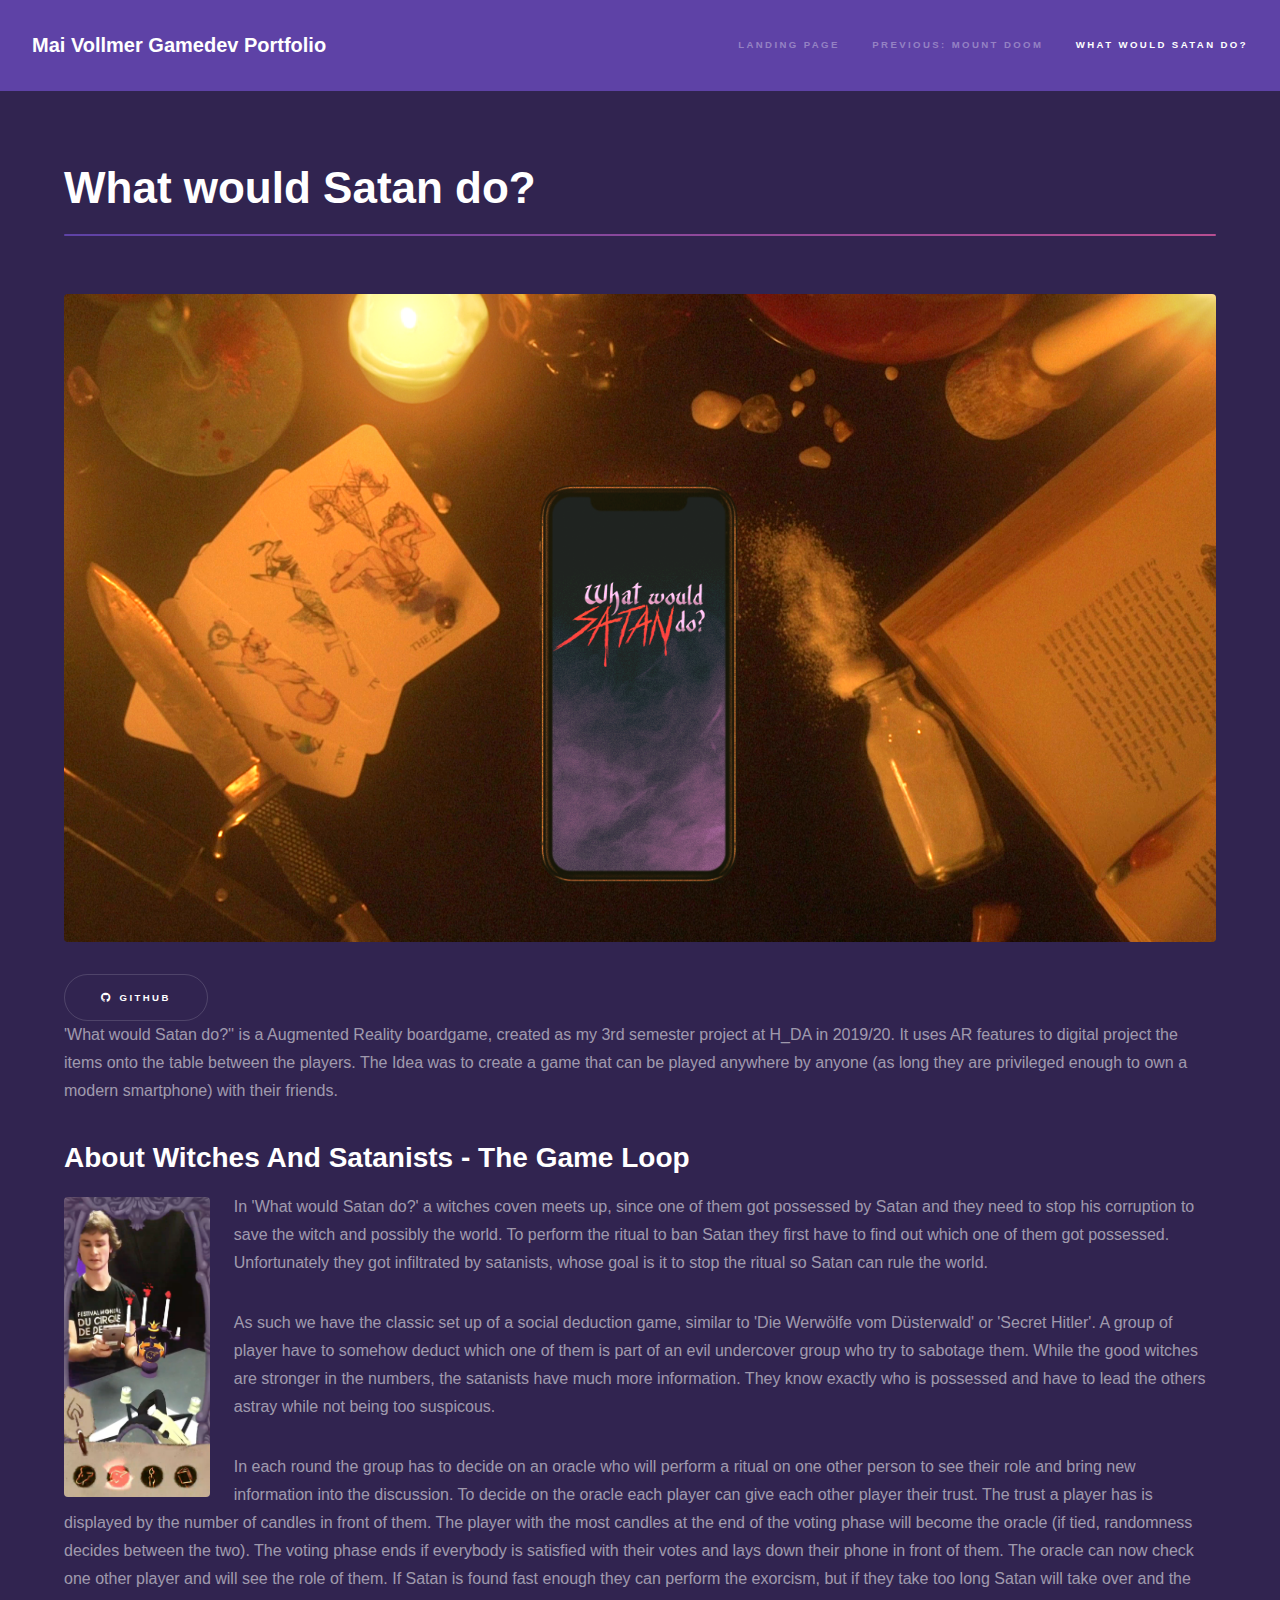
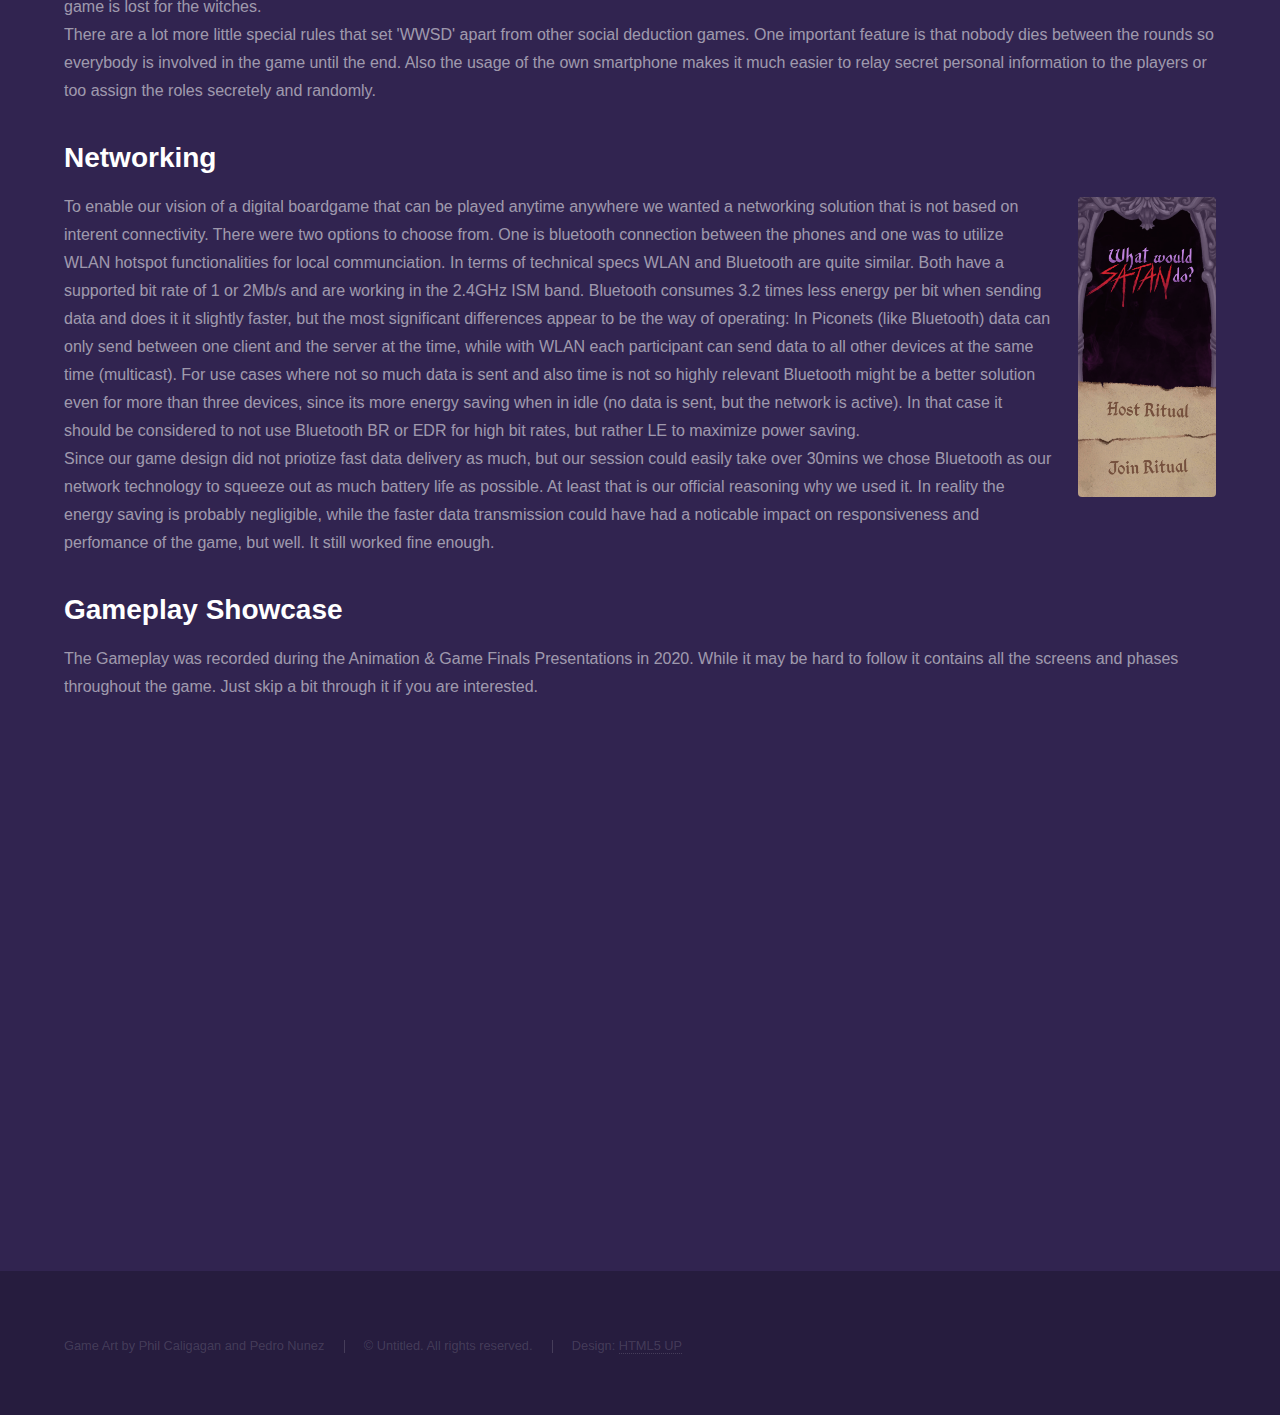
<file: whatwouldsatando_projectpage.html>
<!DOCTYPE HTML>
<!--
	Hyperspace by HTML5 UP
	html5up.net | @ajlkn
	Free for personal and commercial use under the CCA 3.0 license (html5up.net/license)
-->
<html>
	<head>
		<title>What would Satan do?</title>
		<meta charset="utf-8" />
		<meta name="viewport" content="width=device-width, initial-scale=1, user-scalable=no" />
		<link rel="stylesheet" href="assets/css/main.css" />
		<noscript><link rel="stylesheet" href="assets/css/noscript.css" /></noscript>
	</head>
	<body class="is-preload">

		<!-- Header -->
			<header id="header">
				<a href="index.html" class="title">Mai Vollmer Gamedev Portfolio</a>
				<nav>
					<ul>
						<li><a href="index.html">Landing Page</a></li>
						<li><a href="mountdoom_projectpage.html">Previous: Mount Doom</a></li>
						<li><a href="whatwouldsatando_projectpage.html" class="active">What would Satan do?</a></li>
						<!-- <li><a href=".html">Next: Exes in Crime</a></li> -->
					</ul>
				</nav>
			</header>

		<!-- Wrapper -->
			<div id="wrapper">

				<!-- Main -->
					<section id="main" class="wrapper">
						<div class="inner">
							<h1 class="major">What would Satan do?</h1>
							<span class="image fit"><img src="images/what_would_satan_do/splash.PNG" alt="" /></span>
							<a href="https://github.com/Chipuse/WWSD" class="button icon brands fa-github">GitHub</a>
							<p>
								'What would Satan do?'' is a Augmented Reality boardgame, created as my 3rd semester project at H_DA in 2019/20. 
								It uses AR features to digital project the items onto the table between the players. 
								The Idea was to create a game that can be played anywhere by anyone (as long they are privileged enough to own a modern smartphone) with their friends. 

							</p>
							<h2>About Witches And Satanists - The Game Loop</h2>
							<p><span class="image left"><img src="images/what_would_satan_do/screen2.png" alt="" height="300px" width="auto" /></span>
								In 'What would Satan do?' a witches coven meets up, since one of them got possessed by Satan and they need to stop his corruption to save the witch and possibly the world. 
								To perform the ritual to ban Satan they first have to find out which one of them got possessed. 
								Unfortunately they got infiltrated  by satanists, whose goal is it to stop the ritual so Satan can rule the world. 
							</p>
							<p>
								As such we have the classic set up of a social deduction game, similar to 'Die Werwölfe vom Düsterwald' or 'Secret Hitler'. 
								A group of player have to somehow deduct which one of them is part of an evil undercover group who try to sabotage them. 
								While the good witches are stronger in the numbers, the satanists have much more information. 
								They know exactly who is possessed and have to lead the others astray while not being too suspicous. 
							</p>
							<p>
								In each round the group has to decide on an oracle who will perform a ritual on one other person to see their role and bring new information into the discussion. 
								To decide on the oracle each player can give each other player their trust. 
								The trust a player has is displayed by the number of candles in front of them. 
								The player with the most candles at the end of the voting phase will become the oracle (if tied, randomness decides between the two). 
								The voting phase ends if everybody is satisfied with their votes and lays down their phone in front of them. 
								The oracle can now check one other player and will see the role of them. 
								If Satan is found fast enough they can perform the exorcism, but if they take too long Satan will take over and the game is lost for the witches. 
								<br>
								There are a lot more little special rules that set 'WWSD' apart from other social deduction games. 
								One important feature is that nobody dies between the rounds so everybody is involved in the game until the end. 
								Also the usage of the own smartphone makes it much easier to relay secret personal information to the players or too assign the roles secretely and randomly.
							</p>
							<h2>Networking</h2>
							<p><span class="image right"><img src="images/what_would_satan_do/screen1.png" alt="" height="300px" width="auto" /></span>
								To enable our vision of a digital boardgame that can be played anytime anywhere we wanted a networking solution that is not based on interent connectivity. 
								There were two options to choose from. 
								One is bluetooth connection between the phones and one was to utilize WLAN hotspot functionalities for local communciation. 
								In terms of technical specs WLAN and Bluetooth are quite similar. 
								Both have a supported bit rate of 1 or 2Mb/s and are working in the 2.4GHz ISM band. 
								Bluetooth consumes 3.2 times less energy per bit when sending data and does it it slightly faster, but the most significant differences appear to be the way of operating: 
								In Piconets (like Bluetooth) data can only send between one client and the server at the time, while with WLAN each participant can send data to all other devices at the same time (multicast). 
								For use cases where not so much data is sent and also time is not so highly relevant Bluetooth might be a better solution even for more than three devices, since its more energy saving when in idle (no data is sent, but the network is active). 
								In that case it should be considered to not use Bluetooth BR or EDR for high bit rates, but rather LE to maximize power saving. 
								<br>
								Since our game design did not priotize fast data delivery as much, but our session could easily take over 30mins we chose Bluetooth as our network technology to squeeze out as much battery life as possible. 
								At least that is our official reasoning why we used it. 
								In reality the energy saving is probably negligible, while the faster data transmission could have had a noticable impact on responsiveness and perfomance of the game, but well. It still worked fine enough.
							</p>								
							<h2>Gameplay Showcase</h2>
							<p>
								The Gameplay was recorded during the Animation & Game Finals Presentations in 2020. 
								While it may be hard to follow it contains all the screens and phases throughout the game. 
								Just skip a bit through it if you are interested.
							</p>
							<div class="video-container" style="left:12.5%;padding-bottom: calc(56.25% * .75);width: 75%;">
								<iframe width="560" height="315" src="https://www.youtube.com/embed/5zUVm0gn_Ok" title="YouTube video player" frameborder="0" allow="accelerometer; autoplay; clipboard-write; encrypted-media; gyroscope; picture-in-picture; web-share" allowfullscreen></iframe>
							</div>
						</div>
					</section>

			</div>

		<!-- Footer -->
			<footer id="footer" class="wrapper alt">
				<div class="inner">
					<ul class="menu">
						<li>Game Art by Phil Caligagan and Pedro Nunez</li><li>&copy; Untitled. All rights reserved.</li><li>Design: <a href="http://html5up.net">HTML5 UP</a></li>
					</ul>
				</div>
			</footer>

		<!-- Scripts -->
			<script src="assets/js/jquery.min.js"></script>
			<script src="assets/js/jquery.scrollex.min.js"></script>
			<script src="assets/js/jquery.scrolly.min.js"></script>
			<script src="assets/js/browser.min.js"></script>
			<script src="assets/js/breakpoints.min.js"></script>
			<script src="assets/js/util.js"></script>
			<script src="assets/js/main.js"></script>

	</body>
</html>
</file>
<file: assets/css/noscript.css>
/*
	Hyperspace by HTML5 UP
	html5up.net | @ajlkn
	Free for personal and commercial use under the CCA 3.0 license (html5up.net/license)
*/

/* Spotlights */

	.spotlights > section > .image:before {
		opacity: 0 !important;
	}

	.spotlights > section > .content > .inner {
		-moz-transform: none !important;
		-webkit-transform: none !important;
		-ms-transform: none !important;
		transform: none !important;
		opacity: 1 !important;
	}

/* Wrapper */

	.wrapper > .inner {
		opacity: 1 !important;
		-moz-transform: none !important;
		-webkit-transform: none !important;
		-ms-transform: none !important;
		transform: none !important;
	}

/* Sidebar */

	#sidebar > .inner {
		opacity: 1 !important;
	}

	#sidebar nav > ul > li {
		-moz-transform: none !important;
		-webkit-transform: none !important;
		-ms-transform: none !important;
		transform: none !important;
		opacity: 1 !important;
	}
</file>
<file: assets/css/main.css>
@import url(fontawesome-all.min.css);

/*
	Hyperspace by HTML5 UP
	html5up.net | @ajlkn
	Free for personal and commercial use under the CCA 3.0 license (html5up.net/license)
*/
.video-container {
    position: relative;
	left: 0%;
    padding-bottom: calc(56.25% * 1); /* 16:9 */
    width: 100%;
    height: 0;

	margin-top: 20px;
  	margin-bottom: 20px;
  }
  .video-container iframe {
    position: absolute;
    top: 0;
    left: 0;
    width: 100%;
    height: 100%;
  }
  .video-container img {
    position: absolute;
    top: 0;
    left: 0;
    width: 100%;
    height: 100%;
  }
.my-text{
	
}



html, body, div, span, applet, object,
iframe, h1, h2, h3, h4, h5, h6, p, blockquote,
pre, a, abbr, acronym, address, big, cite,
code, del, dfn, em, img, ins, kbd, q, s, samp,
small, strike, strong, sub, sup, tt, var, b,
u, i, center, dl, dt, dd, ol, ul, li, fieldset,
form, label, legend, table, caption, tbody,
tfoot, thead, tr, th, td, article, aside,
canvas, details, embed, figure, figcaption,
footer, header, hgroup, menu, nav, output, ruby,
section, summary, time, mark, audio, video {
	margin: 0;
	padding: 0;
	border: 0;
	font-size: 100%;
	font: inherit;
	vertical-align: baseline;}

article, aside, details, figcaption, figure,
footer, header, hgroup, menu, nav, section {
	display: block;}

body {
	line-height: 1;
}

ol, ul {
	list-style: none;
}

blockquote, q {
	quotes: none;
}

	blockquote:before, blockquote:after, q:before, q:after {
		content: '';
		content: none;
	}

table {
	border-collapse: collapse;
	border-spacing: 0;
}

body {
	-webkit-text-size-adjust: none;
}

mark {
	background-color: transparent;
	color: inherit;
}

input::-moz-focus-inner {
	border: 0;
	padding: 0;
}

input, select, textarea {
	-moz-appearance: none;
	-webkit-appearance: none;
	-ms-appearance: none;
	appearance: none;
}

/* Basic */

	@-ms-viewport {
		width: device-width;
	}

	body {
		-ms-overflow-style: scrollbar;
	}

	@media screen and (max-width: 480px) {

		html, body {
			min-width: 320px;
		}

	}

	html {
		box-sizing: border-box;
	}

	*, *:before, *:after {
		box-sizing: inherit;
	}

	body {
		background: #312450;
	}

		body.is-preload *, body.is-preload *:before, body.is-preload *:after {
			-moz-animation: none !important;
			-webkit-animation: none !important;
			-ms-animation: none !important;
			animation: none !important;
			-moz-transition: none !important;
			-webkit-transition: none !important;
			-ms-transition: none !important;
			transition: none !important;
		}

/* Type */

	body, input, select, textarea {
		color: rgba(255, 255, 255, 0.55);
		font-family: Arial, Helvetica, sans-serif;
		font-size: 16.5pt;
		font-weight: normal;
		line-height: 1.75;
	}

		@media screen and (max-width: 1680px) {

			body, input, select, textarea {
				font-size: 13pt;
			}

		}

		@media screen and (max-width: 1280px) {

			body, input, select, textarea {
				font-size: 12pt;
			}

		}

		@media screen and (max-width: 360px) {

			body, input, select, textarea {
				font-size: 11pt;
			}

		}

	a {
		-moz-transition: color 0.2s ease, border-bottom-color 0.2s ease;
		-webkit-transition: color 0.2s ease, border-bottom-color 0.2s ease;
		-ms-transition: color 0.2s ease, border-bottom-color 0.2s ease;
		transition: color 0.2s ease, border-bottom-color 0.2s ease;
		border-bottom: dotted 1px rgba(255, 255, 255, 0.35);
		color: inherit;
		text-decoration: none;
	}

		a:hover {
			border-bottom-color: transparent;
			color: #ffffff;
		}

	strong, b {
		color: #ffffff;
		font-weight: bold;
	}

	em, i {
		font-style: italic;
	}

	p {
		margin: 0 0 2em 0;
	}

	h1, h2, h3, h4, h5, h6 {
		color: #ffffff;
		font-weight: bold;
		line-height: 1.5;
		margin: 0 0 0.5em 0;
	}

		h1 a, h2 a, h3 a, h4 a, h5 a, h6 a {
			color: inherit;
			text-decoration: none;
		}

	h1 {
		font-size: 2.75em;
	}

		h1.major {
			margin: 0 0 1.3em 0;
			position: relative;
			padding-bottom: 0.35em;
		}

			h1.major:after {
				background-image: -moz-linear-gradient(to right, #5e42a6, #b74e91);
				background-image: -webkit-linear-gradient(to right, #5e42a6, #b74e91);
				background-image: -ms-linear-gradient(to right, #5e42a6, #b74e91);
				background-image: linear-gradient(to right, #5e42a6, #b74e91);
				-moz-transition: max-width 0.2s ease;
				-webkit-transition: max-width 0.2s ease;
				-ms-transition: max-width 0.2s ease;
				transition: max-width 0.2s ease;
				border-radius: 0.2em;
				bottom: 0;
				content: '';
				height: 0.05em;
				position: absolute;
				right: 0;
				width: 100%;
			}

	h2 {
		font-size: 1.75em;
	}

	h3 {
		font-size: 1.1em;
	}

	h4 {
		font-size: 1em;
	}

	h5 {
		font-size: 0.8em;
	}

	h6 {
		font-size: 0.6em;
	}

	@media screen and (max-width: 736px) {

		h1 {
			font-size: 2em;
		}

		h2 {
			font-size: 1.25em;
		}

		h3 {
			font-size: 1em;
		}

		h4 {
			font-size: 0.8em;
		}

		h5 {
			font-size: 0.6em;
		}

		h6 {
			font-size: 0.6em;
		}

	}

	sub {
		font-size: 0.8em;
		position: relative;
		top: 0.5em;
	}

	sup {
		font-size: 0.8em;
		position: relative;
		top: -0.5em;
	}

	blockquote {
		border-left: solid 4px rgba(255, 255, 255, 0.15);
		font-style: italic;
		margin: 0 0 2em 0;
		padding: 0.5em 0 0.5em 2em;
	}

	code {
		background: rgba(255, 255, 255, 0.05);
		border-radius: 0.25em;
		border: solid 1px rgba(255, 255, 255, 0.15);
		font-family: "Courier New", monospace;
		font-size: 0.9em;
		margin: 0 0.25em;
		padding: 0.25em 0.65em;
	}

	pre {
		-webkit-overflow-scrolling: touch;
		font-family: "Courier New", monospace;
		font-size: 0.9em;
		margin: 0 0 2em 0;
	}

		pre code {
			display: block;
			line-height: 1.75em;
			padding: 1em 1.5em;
			overflow-x: auto;
		}

	hr {
		border: 0;
		border-bottom: solid 1px rgba(255, 255, 255, 0.15);
		margin: 2em 0;
	}

		hr.major {
			margin: 3em 0;
		}

	.align-left {
		text-align: left;
	}

	.align-center {
		text-align: center;
	}

	.align-right {
		text-align: right;
	}

/* Row */

	.row {
		display: flex;
		flex-wrap: wrap;
		box-sizing: border-box;
		align-items: stretch;
	}

		.row > * {
			box-sizing: border-box;
		}

		.row.gtr-uniform > * > :last-child {
			margin-bottom: 0;
		}

		.row.aln-left {
			justify-content: flex-start;
		}

		.row.aln-center {
			justify-content: center;
		}

		.row.aln-right {
			justify-content: flex-end;
		}

		.row.aln-top {
			align-items: flex-start;
		}

		.row.aln-middle {
			align-items: center;
		}

		.row.aln-bottom {
			align-items: flex-end;
		}

		.row > .imp {
			order: -1;
		}

		.row > .col-1 {
			width: 8.33333%;
		}

		.row > .off-1 {
			margin-left: 8.33333%;
		}

		.row > .col-2 {
			width: 16.66667%;
		}

		.row > .off-2 {
			margin-left: 16.66667%;
		}

		.row > .col-3 {
			width: 25%;
		}

		.row > .off-3 {
			margin-left: 25%;
		}

		.row > .col-4 {
			width: 33.33333%;
		}

		.row > .off-4 {
			margin-left: 33.33333%;
		}

		.row > .col-5 {
			width: 41.66667%;
		}

		.row > .off-5 {
			margin-left: 41.66667%;
		}

		.row > .col-6 {
			width: 50%;
		}

		.row > .off-6 {
			margin-left: 50%;
		}

		.row > .col-7 {
			width: 58.33333%;
		}

		.row > .off-7 {
			margin-left: 58.33333%;
		}

		.row > .col-8 {
			width: 66.66667%;
		}

		.row > .off-8 {
			margin-left: 66.66667%;
		}

		.row > .col-9 {
			width: 75%;
		}

		.row > .off-9 {
			margin-left: 75%;
		}

		.row > .col-10 {
			width: 83.33333%;
		}

		.row > .off-10 {
			margin-left: 83.33333%;
		}

		.row > .col-11 {
			width: 91.66667%;
		}

		.row > .off-11 {
			margin-left: 91.66667%;
		}

		.row > .col-12 {
			width: 100%;
		}

		.row > .off-12 {
			margin-left: 100%;
		}

		.row.gtr-0 {
			margin-top: 0;
			margin-left: 0em;
		}

			.row.gtr-0 > * {
				padding: 0 0 0 0em;
			}

			.row.gtr-0.gtr-uniform {
				margin-top: 0em;
			}

				.row.gtr-0.gtr-uniform > * {
					padding-top: 0em;
				}

		.row.gtr-25 {
			margin-top: 0;
			margin-left: -0.375em;
		}

			.row.gtr-25 > * {
				padding: 0 0 0 0.375em;
			}

			.row.gtr-25.gtr-uniform {
				margin-top: -0.375em;
			}

				.row.gtr-25.gtr-uniform > * {
					padding-top: 0.375em;
				}

		.row.gtr-50 {
			margin-top: 0;
			margin-left: -0.75em;
		}

			.row.gtr-50 > * {
				padding: 0 0 0 0.75em;
			}

			.row.gtr-50.gtr-uniform {
				margin-top: -0.75em;
			}

				.row.gtr-50.gtr-uniform > * {
					padding-top: 0.75em;
				}

		.row {
			margin-top: 0;
			margin-left: -1.5em;
		}

			.row > * {
				padding: 0 0 0 1.5em;
			}

			.row.gtr-uniform {
				margin-top: -1.5em;
			}

				.row.gtr-uniform > * {
					padding-top: 1.5em;
				}

		.row.gtr-150 {
			margin-top: 0;
			margin-left: -2.25em;
		}

			.row.gtr-150 > * {
				padding: 0 0 0 2.25em;
			}

			.row.gtr-150.gtr-uniform {
				margin-top: -2.25em;
			}

				.row.gtr-150.gtr-uniform > * {
					padding-top: 2.25em;
				}

		.row.gtr-200 {
			margin-top: 0;
			margin-left: -3em;
		}

			.row.gtr-200 > * {
				padding: 0 0 0 3em;
			}

			.row.gtr-200.gtr-uniform {
				margin-top: -3em;
			}

				.row.gtr-200.gtr-uniform > * {
					padding-top: 3em;
				}

		@media screen and (max-width: 1680px) {

			.row {
				display: flex;
				flex-wrap: wrap;
				box-sizing: border-box;
				align-items: stretch;
			}

				.row > * {
					box-sizing: border-box;
				}

				.row.gtr-uniform > * > :last-child {
					margin-bottom: 0;
				}

				.row.aln-left {
					justify-content: flex-start;
				}

				.row.aln-center {
					justify-content: center;
				}

				.row.aln-right {
					justify-content: flex-end;
				}

				.row.aln-top {
					align-items: flex-start;
				}

				.row.aln-middle {
					align-items: center;
				}

				.row.aln-bottom {
					align-items: flex-end;
				}

				.row > .imp-xlarge {
					order: -1;
				}

				.row > .col-1-xlarge {
					width: 8.33333%;
				}

				.row > .off-1-xlarge {
					margin-left: 8.33333%;
				}

				.row > .col-2-xlarge {
					width: 16.66667%;
				}

				.row > .off-2-xlarge {
					margin-left: 16.66667%;
				}

				.row > .col-3-xlarge {
					width: 25%;
				}

				.row > .off-3-xlarge {
					margin-left: 25%;
				}

				.row > .col-4-xlarge {
					width: 33.33333%;
				}

				.row > .off-4-xlarge {
					margin-left: 33.33333%;
				}

				.row > .col-5-xlarge {
					width: 41.66667%;
				}

				.row > .off-5-xlarge {
					margin-left: 41.66667%;
				}

				.row > .col-6-xlarge {
					width: 50%;
				}

				.row > .off-6-xlarge {
					margin-left: 50%;
				}

				.row > .col-7-xlarge {
					width: 58.33333%;
				}

				.row > .off-7-xlarge {
					margin-left: 58.33333%;
				}

				.row > .col-8-xlarge {
					width: 66.66667%;
				}

				.row > .off-8-xlarge {
					margin-left: 66.66667%;
				}

				.row > .col-9-xlarge {
					width: 75%;
				}

				.row > .off-9-xlarge {
					margin-left: 75%;
				}

				.row > .col-10-xlarge {
					width: 83.33333%;
				}

				.row > .off-10-xlarge {
					margin-left: 83.33333%;
				}

				.row > .col-11-xlarge {
					width: 91.66667%;
				}

				.row > .off-11-xlarge {
					margin-left: 91.66667%;
				}

				.row > .col-12-xlarge {
					width: 100%;
				}

				.row > .off-12-xlarge {
					margin-left: 100%;
				}

				.row.gtr-0 {
					margin-top: 0;
					margin-left: 0em;
				}

					.row.gtr-0 > * {
						padding: 0 0 0 0em;
					}

					.row.gtr-0.gtr-uniform {
						margin-top: 0em;
					}

						.row.gtr-0.gtr-uniform > * {
							padding-top: 0em;
						}

				.row.gtr-25 {
					margin-top: 0;
					margin-left: -0.375em;
				}

					.row.gtr-25 > * {
						padding: 0 0 0 0.375em;
					}

					.row.gtr-25.gtr-uniform {
						margin-top: -0.375em;
					}

						.row.gtr-25.gtr-uniform > * {
							padding-top: 0.375em;
						}

				.row.gtr-50 {
					margin-top: 0;
					margin-left: -0.75em;
				}

					.row.gtr-50 > * {
						padding: 0 0 0 0.75em;
					}

					.row.gtr-50.gtr-uniform {
						margin-top: -0.75em;
					}

						.row.gtr-50.gtr-uniform > * {
							padding-top: 0.75em;
						}

				.row {
					margin-top: 0;
					margin-left: -1.5em;
				}

					.row > * {
						padding: 0 0 0 1.5em;
					}

					.row.gtr-uniform {
						margin-top: -1.5em;
					}

						.row.gtr-uniform > * {
							padding-top: 1.5em;
						}

				.row.gtr-150 {
					margin-top: 0;
					margin-left: -2.25em;
				}

					.row.gtr-150 > * {
						padding: 0 0 0 2.25em;
					}

					.row.gtr-150.gtr-uniform {
						margin-top: -2.25em;
					}

						.row.gtr-150.gtr-uniform > * {
							padding-top: 2.25em;
						}

				.row.gtr-200 {
					margin-top: 0;
					margin-left: -3em;
				}

					.row.gtr-200 > * {
						padding: 0 0 0 3em;
					}

					.row.gtr-200.gtr-uniform {
						margin-top: -3em;
					}

						.row.gtr-200.gtr-uniform > * {
							padding-top: 3em;
						}

		}

		@media screen and (max-width: 1280px) {

			.row {
				display: flex;
				flex-wrap: wrap;
				box-sizing: border-box;
				align-items: stretch;
			}

				.row > * {
					box-sizing: border-box;
				}

				.row.gtr-uniform > * > :last-child {
					margin-bottom: 0;
				}

				.row.aln-left {
					justify-content: flex-start;
				}

				.row.aln-center {
					justify-content: center;
				}

				.row.aln-right {
					justify-content: flex-end;
				}

				.row.aln-top {
					align-items: flex-start;
				}

				.row.aln-middle {
					align-items: center;
				}

				.row.aln-bottom {
					align-items: flex-end;
				}

				.row > .imp-large {
					order: -1;
				}

				.row > .col-1-large {
					width: 8.33333%;
				}

				.row > .off-1-large {
					margin-left: 8.33333%;
				}

				.row > .col-2-large {
					width: 16.66667%;
				}

				.row > .off-2-large {
					margin-left: 16.66667%;
				}

				.row > .col-3-large {
					width: 25%;
				}

				.row > .off-3-large {
					margin-left: 25%;
				}

				.row > .col-4-large {
					width: 33.33333%;
				}

				.row > .off-4-large {
					margin-left: 33.33333%;
				}

				.row > .col-5-large {
					width: 41.66667%;
				}

				.row > .off-5-large {
					margin-left: 41.66667%;
				}

				.row > .col-6-large {
					width: 50%;
				}

				.row > .off-6-large {
					margin-left: 50%;
				}

				.row > .col-7-large {
					width: 58.33333%;
				}

				.row > .off-7-large {
					margin-left: 58.33333%;
				}

				.row > .col-8-large {
					width: 66.66667%;
				}

				.row > .off-8-large {
					margin-left: 66.66667%;
				}

				.row > .col-9-large {
					width: 75%;
				}

				.row > .off-9-large {
					margin-left: 75%;
				}

				.row > .col-10-large {
					width: 83.33333%;
				}

				.row > .off-10-large {
					margin-left: 83.33333%;
				}

				.row > .col-11-large {
					width: 91.66667%;
				}

				.row > .off-11-large {
					margin-left: 91.66667%;
				}

				.row > .col-12-large {
					width: 100%;
				}

				.row > .off-12-large {
					margin-left: 100%;
				}

				.row.gtr-0 {
					margin-top: 0;
					margin-left: 0em;
				}

					.row.gtr-0 > * {
						padding: 0 0 0 0em;
					}

					.row.gtr-0.gtr-uniform {
						margin-top: 0em;
					}

						.row.gtr-0.gtr-uniform > * {
							padding-top: 0em;
						}

				.row.gtr-25 {
					margin-top: 0;
					margin-left: -0.375em;
				}

					.row.gtr-25 > * {
						padding: 0 0 0 0.375em;
					}

					.row.gtr-25.gtr-uniform {
						margin-top: -0.375em;
					}

						.row.gtr-25.gtr-uniform > * {
							padding-top: 0.375em;
						}

				.row.gtr-50 {
					margin-top: 0;
					margin-left: -0.75em;
				}

					.row.gtr-50 > * {
						padding: 0 0 0 0.75em;
					}

					.row.gtr-50.gtr-uniform {
						margin-top: -0.75em;
					}

						.row.gtr-50.gtr-uniform > * {
							padding-top: 0.75em;
						}

				.row {
					margin-top: 0;
					margin-left: -1.5em;
				}

					.row > * {
						padding: 0 0 0 1.5em;
					}

					.row.gtr-uniform {
						margin-top: -1.5em;
					}

						.row.gtr-uniform > * {
							padding-top: 1.5em;
						}

				.row.gtr-150 {
					margin-top: 0;
					margin-left: -2.25em;
				}

					.row.gtr-150 > * {
						padding: 0 0 0 2.25em;
					}

					.row.gtr-150.gtr-uniform {
						margin-top: -2.25em;
					}

						.row.gtr-150.gtr-uniform > * {
							padding-top: 2.25em;
						}

				.row.gtr-200 {
					margin-top: 0;
					margin-left: -3em;
				}

					.row.gtr-200 > * {
						padding: 0 0 0 3em;
					}

					.row.gtr-200.gtr-uniform {
						margin-top: -3em;
					}

						.row.gtr-200.gtr-uniform > * {
							padding-top: 3em;
						}

		}

		@media screen and (max-width: 980px) {

			.row {
				display: flex;
				flex-wrap: wrap;
				box-sizing: border-box;
				align-items: stretch;
			}

				.row > * {
					box-sizing: border-box;
				}

				.row.gtr-uniform > * > :last-child {
					margin-bottom: 0;
				}

				.row.aln-left {
					justify-content: flex-start;
				}

				.row.aln-center {
					justify-content: center;
				}

				.row.aln-right {
					justify-content: flex-end;
				}

				.row.aln-top {
					align-items: flex-start;
				}

				.row.aln-middle {
					align-items: center;
				}

				.row.aln-bottom {
					align-items: flex-end;
				}

				.row > .imp-medium {
					order: -1;
				}

				.row > .col-1-medium {
					width: 8.33333%;
				}

				.row > .off-1-medium {
					margin-left: 8.33333%;
				}

				.row > .col-2-medium {
					width: 16.66667%;
				}

				.row > .off-2-medium {
					margin-left: 16.66667%;
				}

				.row > .col-3-medium {
					width: 25%;
				}

				.row > .off-3-medium {
					margin-left: 25%;
				}

				.row > .col-4-medium {
					width: 33.33333%;
				}

				.row > .off-4-medium {
					margin-left: 33.33333%;
				}

				.row > .col-5-medium {
					width: 41.66667%;
				}

				.row > .off-5-medium {
					margin-left: 41.66667%;
				}

				.row > .col-6-medium {
					width: 50%;
				}

				.row > .off-6-medium {
					margin-left: 50%;
				}

				.row > .col-7-medium {
					width: 58.33333%;
				}

				.row > .off-7-medium {
					margin-left: 58.33333%;
				}

				.row > .col-8-medium {
					width: 66.66667%;
				}

				.row > .off-8-medium {
					margin-left: 66.66667%;
				}

				.row > .col-9-medium {
					width: 75%;
				}

				.row > .off-9-medium {
					margin-left: 75%;
				}

				.row > .col-10-medium {
					width: 83.33333%;
				}

				.row > .off-10-medium {
					margin-left: 83.33333%;
				}

				.row > .col-11-medium {
					width: 91.66667%;
				}

				.row > .off-11-medium {
					margin-left: 91.66667%;
				}

				.row > .col-12-medium {
					width: 100%;
				}

				.row > .off-12-medium {
					margin-left: 100%;
				}

				.row.gtr-0 {
					margin-top: 0;
					margin-left: 0em;
				}

					.row.gtr-0 > * {
						padding: 0 0 0 0em;
					}

					.row.gtr-0.gtr-uniform {
						margin-top: 0em;
					}

						.row.gtr-0.gtr-uniform > * {
							padding-top: 0em;
						}

				.row.gtr-25 {
					margin-top: 0;
					margin-left: -0.375em;
				}

					.row.gtr-25 > * {
						padding: 0 0 0 0.375em;
					}

					.row.gtr-25.gtr-uniform {
						margin-top: -0.375em;
					}

						.row.gtr-25.gtr-uniform > * {
							padding-top: 0.375em;
						}

				.row.gtr-50 {
					margin-top: 0;
					margin-left: -0.75em;
				}

					.row.gtr-50 > * {
						padding: 0 0 0 0.75em;
					}

					.row.gtr-50.gtr-uniform {
						margin-top: -0.75em;
					}

						.row.gtr-50.gtr-uniform > * {
							padding-top: 0.75em;
						}

				.row {
					margin-top: 0;
					margin-left: -1.5em;
				}

					.row > * {
						padding: 0 0 0 1.5em;
					}

					.row.gtr-uniform {
						margin-top: -1.5em;
					}

						.row.gtr-uniform > * {
							padding-top: 1.5em;
						}

				.row.gtr-150 {
					margin-top: 0;
					margin-left: -2.25em;
				}

					.row.gtr-150 > * {
						padding: 0 0 0 2.25em;
					}

					.row.gtr-150.gtr-uniform {
						margin-top: -2.25em;
					}

						.row.gtr-150.gtr-uniform > * {
							padding-top: 2.25em;
						}

				.row.gtr-200 {
					margin-top: 0;
					margin-left: -3em;
				}

					.row.gtr-200 > * {
						padding: 0 0 0 3em;
					}

					.row.gtr-200.gtr-uniform {
						margin-top: -3em;
					}

						.row.gtr-200.gtr-uniform > * {
							padding-top: 3em;
						}

		}

		@media screen and (max-width: 736px) {

			.row {
				display: flex;
				flex-wrap: wrap;
				box-sizing: border-box;
				align-items: stretch;
			}

				.row > * {
					box-sizing: border-box;
				}

				.row.gtr-uniform > * > :last-child {
					margin-bottom: 0;
				}

				.row.aln-left {
					justify-content: flex-start;
				}

				.row.aln-center {
					justify-content: center;
				}

				.row.aln-right {
					justify-content: flex-end;
				}

				.row.aln-top {
					align-items: flex-start;
				}

				.row.aln-middle {
					align-items: center;
				}

				.row.aln-bottom {
					align-items: flex-end;
				}

				.row > .imp-small {
					order: -1;
				}

				.row > .col-1-small {
					width: 8.33333%;
				}

				.row > .off-1-small {
					margin-left: 8.33333%;
				}

				.row > .col-2-small {
					width: 16.66667%;
				}

				.row > .off-2-small {
					margin-left: 16.66667%;
				}

				.row > .col-3-small {
					width: 25%;
				}

				.row > .off-3-small {
					margin-left: 25%;
				}

				.row > .col-4-small {
					width: 33.33333%;
				}

				.row > .off-4-small {
					margin-left: 33.33333%;
				}

				.row > .col-5-small {
					width: 41.66667%;
				}

				.row > .off-5-small {
					margin-left: 41.66667%;
				}

				.row > .col-6-small {
					width: 50%;
				}

				.row > .off-6-small {
					margin-left: 50%;
				}

				.row > .col-7-small {
					width: 58.33333%;
				}

				.row > .off-7-small {
					margin-left: 58.33333%;
				}

				.row > .col-8-small {
					width: 66.66667%;
				}

				.row > .off-8-small {
					margin-left: 66.66667%;
				}

				.row > .col-9-small {
					width: 75%;
				}

				.row > .off-9-small {
					margin-left: 75%;
				}

				.row > .col-10-small {
					width: 83.33333%;
				}

				.row > .off-10-small {
					margin-left: 83.33333%;
				}

				.row > .col-11-small {
					width: 91.66667%;
				}

				.row > .off-11-small {
					margin-left: 91.66667%;
				}

				.row > .col-12-small {
					width: 100%;
				}

				.row > .off-12-small {
					margin-left: 100%;
				}

				.row.gtr-0 {
					margin-top: 0;
					margin-left: 0em;
				}

					.row.gtr-0 > * {
						padding: 0 0 0 0em;
					}

					.row.gtr-0.gtr-uniform {
						margin-top: 0em;
					}

						.row.gtr-0.gtr-uniform > * {
							padding-top: 0em;
						}

				.row.gtr-25 {
					margin-top: 0;
					margin-left: -0.375em;
				}

					.row.gtr-25 > * {
						padding: 0 0 0 0.375em;
					}

					.row.gtr-25.gtr-uniform {
						margin-top: -0.375em;
					}

						.row.gtr-25.gtr-uniform > * {
							padding-top: 0.375em;
						}

				.row.gtr-50 {
					margin-top: 0;
					margin-left: -0.75em;
				}

					.row.gtr-50 > * {
						padding: 0 0 0 0.75em;
					}

					.row.gtr-50.gtr-uniform {
						margin-top: -0.75em;
					}

						.row.gtr-50.gtr-uniform > * {
							padding-top: 0.75em;
						}

				.row {
					margin-top: 0;
					margin-left: -1.5em;
				}

					.row > * {
						padding: 0 0 0 1.5em;
					}

					.row.gtr-uniform {
						margin-top: -1.5em;
					}

						.row.gtr-uniform > * {
							padding-top: 1.5em;
						}

				.row.gtr-150 {
					margin-top: 0;
					margin-left: -2.25em;
				}

					.row.gtr-150 > * {
						padding: 0 0 0 2.25em;
					}

					.row.gtr-150.gtr-uniform {
						margin-top: -2.25em;
					}

						.row.gtr-150.gtr-uniform > * {
							padding-top: 2.25em;
						}

				.row.gtr-200 {
					margin-top: 0;
					margin-left: -3em;
				}

					.row.gtr-200 > * {
						padding: 0 0 0 3em;
					}

					.row.gtr-200.gtr-uniform {
						margin-top: -3em;
					}

						.row.gtr-200.gtr-uniform > * {
							padding-top: 3em;
						}

		}

		@media screen and (max-width: 480px) {

			.row {
				display: flex;
				flex-wrap: wrap;
				box-sizing: border-box;
				align-items: stretch;
			}

				.row > * {
					box-sizing: border-box;
				}

				.row.gtr-uniform > * > :last-child {
					margin-bottom: 0;
				}

				.row.aln-left {
					justify-content: flex-start;
				}

				.row.aln-center {
					justify-content: center;
				}

				.row.aln-right {
					justify-content: flex-end;
				}

				.row.aln-top {
					align-items: flex-start;
				}

				.row.aln-middle {
					align-items: center;
				}

				.row.aln-bottom {
					align-items: flex-end;
				}

				.row > .imp-xsmall {
					order: -1;
				}

				.row > .col-1-xsmall {
					width: 8.33333%;
				}

				.row > .off-1-xsmall {
					margin-left: 8.33333%;
				}

				.row > .col-2-xsmall {
					width: 16.66667%;
				}

				.row > .off-2-xsmall {
					margin-left: 16.66667%;
				}

				.row > .col-3-xsmall {
					width: 25%;
				}

				.row > .off-3-xsmall {
					margin-left: 25%;
				}

				.row > .col-4-xsmall {
					width: 33.33333%;
				}

				.row > .off-4-xsmall {
					margin-left: 33.33333%;
				}

				.row > .col-5-xsmall {
					width: 41.66667%;
				}

				.row > .off-5-xsmall {
					margin-left: 41.66667%;
				}

				.row > .col-6-xsmall {
					width: 50%;
				}

				.row > .off-6-xsmall {
					margin-left: 50%;
				}

				.row > .col-7-xsmall {
					width: 58.33333%;
				}

				.row > .off-7-xsmall {
					margin-left: 58.33333%;
				}

				.row > .col-8-xsmall {
					width: 66.66667%;
				}

				.row > .off-8-xsmall {
					margin-left: 66.66667%;
				}

				.row > .col-9-xsmall {
					width: 75%;
				}

				.row > .off-9-xsmall {
					margin-left: 75%;
				}

				.row > .col-10-xsmall {
					width: 83.33333%;
				}

				.row > .off-10-xsmall {
					margin-left: 83.33333%;
				}

				.row > .col-11-xsmall {
					width: 91.66667%;
				}

				.row > .off-11-xsmall {
					margin-left: 91.66667%;
				}

				.row > .col-12-xsmall {
					width: 100%;
				}

				.row > .off-12-xsmall {
					margin-left: 100%;
				}

				.row.gtr-0 {
					margin-top: 0;
					margin-left: 0em;
				}

					.row.gtr-0 > * {
						padding: 0 0 0 0em;
					}

					.row.gtr-0.gtr-uniform {
						margin-top: 0em;
					}

						.row.gtr-0.gtr-uniform > * {
							padding-top: 0em;
						}

				.row.gtr-25 {
					margin-top: 0;
					margin-left: -0.375em;
				}

					.row.gtr-25 > * {
						padding: 0 0 0 0.375em;
					}

					.row.gtr-25.gtr-uniform {
						margin-top: -0.375em;
					}

						.row.gtr-25.gtr-uniform > * {
							padding-top: 0.375em;
						}

				.row.gtr-50 {
					margin-top: 0;
					margin-left: -0.75em;
				}

					.row.gtr-50 > * {
						padding: 0 0 0 0.75em;
					}

					.row.gtr-50.gtr-uniform {
						margin-top: -0.75em;
					}

						.row.gtr-50.gtr-uniform > * {
							padding-top: 0.75em;
						}

				.row {
					margin-top: 0;
					margin-left: -1.5em;
				}

					.row > * {
						padding: 0 0 0 1.5em;
					}

					.row.gtr-uniform {
						margin-top: -1.5em;
					}

						.row.gtr-uniform > * {
							padding-top: 1.5em;
						}

				.row.gtr-150 {
					margin-top: 0;
					margin-left: -2.25em;
				}

					.row.gtr-150 > * {
						padding: 0 0 0 2.25em;
					}

					.row.gtr-150.gtr-uniform {
						margin-top: -2.25em;
					}

						.row.gtr-150.gtr-uniform > * {
							padding-top: 2.25em;
						}

				.row.gtr-200 {
					margin-top: 0;
					margin-left: -3em;
				}

					.row.gtr-200 > * {
						padding: 0 0 0 3em;
					}

					.row.gtr-200.gtr-uniform {
						margin-top: -3em;
					}

						.row.gtr-200.gtr-uniform > * {
							padding-top: 3em;
						}

		}

/* Box */

	.box {
		border-radius: 0.25em;
		border: solid 1px rgba(255, 255, 255, 0.15);
		margin-bottom: 2em;
		padding: 1.5em;
	}

		.box > :last-child,
		.box > :last-child > :last-child,
		.box > :last-child > :last-child > :last-child {
			margin-bottom: 0;
		}

		.box.alt {
			border: 0;
			border-radius: 0;
			padding: 0;
		}

/* Button */

	input[type="submit"],
	input[type="reset"],
	input[type="button"],
	button,
	.button {
		-moz-appearance: none;
		-webkit-appearance: none;
		-ms-appearance: none;
		appearance: none;
		-moz-transition: border-color 0.2s ease;
		-webkit-transition: border-color 0.2s ease;
		-ms-transition: border-color 0.2s ease;
		transition: border-color 0.2s ease;
		background-color: transparent;
		border: solid 1px !important;
		border-color: rgba(255, 255, 255, 0.15) !important;
		border-radius: 3em;
		color: #ffffff !important;
		cursor: pointer;
		display: inline-block;
		font-size: 0.6em;
		font-weight: bold;
		height: calc(4.75em + 2px);
		letter-spacing: 0.25em;
		line-height: 4.75em;
		outline: 0;
		padding: 0 3.75em;
		position: relative;
		text-align: center;
		text-decoration: none;
		text-transform: uppercase;
		white-space: nowrap;
	}

		input[type="submit"]:after,
		input[type="reset"]:after,
		input[type="button"]:after,
		button:after,
		.button:after {
			-moz-transform: scale(0.25);
			-webkit-transform: scale(0.25);
			-ms-transform: scale(0.25);
			transform: scale(0.25);
			pointer-events: none;
			-moz-transition: opacity 0.2s ease, -moz-transform 0.2s ease;
			-webkit-transition: opacity 0.2s ease, -webkit-transform 0.2s ease;
			-ms-transition: opacity 0.2s ease, -ms-transform 0.2s ease;
			transition: opacity 0.2s ease, transform 0.2s ease;
			background: #ffffff;
			border-radius: 3em;
			content: '';
			height: 100%;
			left: 0;
			opacity: 0;
			position: absolute;
			top: 0;
			width: 100%;
		}

		input[type="submit"].icon:before,
		input[type="reset"].icon:before,
		input[type="button"].icon:before,
		button.icon:before,
		.button.icon:before {
			margin-right: 0.75em;
		}

		input[type="submit"].fit,
		input[type="reset"].fit,
		input[type="button"].fit,
		button.fit,
		.button.fit {
			width: 100%;
		}

		input[type="submit"].small,
		input[type="reset"].small,
		input[type="button"].small,
		button.small,
		.button.small {
			font-size: 0.4em;
		}

		input[type="submit"].large,
		input[type="reset"].large,
		input[type="button"].large,
		button.large,
		.button.large {
			font-size: 0.8em;
		}

		input[type="submit"].primary,
		input[type="reset"].primary,
		input[type="button"].primary,
		button.primary,
		.button.primary {
			background-color: #ffffff;
			color: #312450 !important;
		}

			input[type="submit"].primary:after,
			input[type="reset"].primary:after,
			input[type="button"].primary:after,
			button.primary:after,
			.button.primary:after {
				display: none;
			}

		input[type="submit"].disabled, input[type="submit"]:disabled,
		input[type="reset"].disabled,
		input[type="reset"]:disabled,
		input[type="button"].disabled,
		input[type="button"]:disabled,
		button.disabled,
		button:disabled,
		.button.disabled,
		.button:disabled {
			cursor: default;
			opacity: 0.5;
			pointer-events: none;
		}

		input[type="submit"]:hover,
		input[type="reset"]:hover,
		input[type="button"]:hover,
		button:hover,
		.button:hover {
			border-color: rgba(255, 255, 255, 0.55) !important;
		}

			input[type="submit"]:hover:after,
			input[type="reset"]:hover:after,
			input[type="button"]:hover:after,
			button:hover:after,
			.button:hover:after {
				opacity: 0.05;
				-moz-transform: scale(1);
				-webkit-transform: scale(1);
				-ms-transform: scale(1);
				transform: scale(1);
			}

			input[type="submit"]:hover:active,
			input[type="reset"]:hover:active,
			input[type="button"]:hover:active,
			button:hover:active,
			.button:hover:active {
				border-color: #ffffff !important;
			}

				input[type="submit"]:hover:active:after,
				input[type="reset"]:hover:active:after,
				input[type="button"]:hover:active:after,
				button:hover:active:after,
				.button:hover:active:after {
					opacity: 0.1;
				}

/* Features */

	.features {
		display: -moz-flex;
		display: -webkit-flex;
		display: -ms-flex;
		display: flex;
		-moz-flex-wrap: wrap;
		-webkit-flex-wrap: wrap;
		-ms-flex-wrap: wrap;
		flex-wrap: wrap;
		border-radius: 0.25em;
		border: solid 1px rgba(255, 255, 255, 0.15);
		background: rgba(255, 255, 255, 0.05);
		margin: 0 0 2em 0;
	}

		.features section {
			padding: 1em 3em 1em 3em ;
			width: 50%;
			border-top: solid 1px rgba(255, 255, 255, 0.15);
			position: relative;
		}

			.features section:nth-child(-n + 2) {
				border-top-width: 0;
			}

			.features section:nth-child(2n) {
				border-left: solid 1px rgba(255, 255, 255, 0.15);
			}

			.features section .icon {
				-moz-transition: opacity 0.5s ease, -moz-transform 0.5s ease;
				-webkit-transition: opacity 0.5s ease, -webkit-transform 0.5s ease;
				-ms-transition: opacity 0.5s ease, -ms-transform 0.5s ease;
				transition: opacity 0.5s ease, transform 0.5s ease;
				-moz-transition-delay: 1s;
				-webkit-transition-delay: 1s;
				-ms-transition-delay: 1s;
				transition-delay: 1s;
				-moz-transform: scale(1);
				-webkit-transform: scale(1);
				-ms-transform: scale(1);
				transform: scale(1);
				
				/*position: absolute;
				left: 3em;
				top: 3em;*/
				opacity: 1;
			}

			.features section:nth-child(1) .icon {
				-moz-transition-delay: 0.15s;
				-webkit-transition-delay: 0.15s;
				-ms-transition-delay: 0.15s;
				transition-delay: 0.15s;
			}

			.features section:nth-child(2) .icon {
				-moz-transition-delay: 0.3s;
				-webkit-transition-delay: 0.3s;
				-ms-transition-delay: 0.3s;
				transition-delay: 0.3s;
			}

			.features section:nth-child(3) .icon {
				-moz-transition-delay: 0.45s;
				-webkit-transition-delay: 0.45s;
				-ms-transition-delay: 0.45s;
				transition-delay: 0.45s;
			}

			.features section:nth-child(4) .icon {
				-moz-transition-delay: 0.6s;
				-webkit-transition-delay: 0.6s;
				-ms-transition-delay: 0.6s;
				transition-delay: 0.6s;
			}

			.features section:nth-child(5) .icon {
				-moz-transition-delay: 0.75s;
				-webkit-transition-delay: 0.75s;
				-ms-transition-delay: 0.75s;
				transition-delay: 0.75s;
			}

			.features section:nth-child(6) .icon {
				-moz-transition-delay: 0.9s;
				-webkit-transition-delay: 0.9s;
				-ms-transition-delay: 0.9s;
				transition-delay: 0.9s;
			}

			.features section:nth-child(7) .icon {
				-moz-transition-delay: 1.05s;
				-webkit-transition-delay: 1.05s;
				-ms-transition-delay: 1.05s;
				transition-delay: 1.05s;
			}

			.features section:nth-child(8) .icon {
				-moz-transition-delay: 1.2s;
				-webkit-transition-delay: 1.2s;
				-ms-transition-delay: 1.2s;
				transition-delay: 1.2s;
			}

			.features section:nth-child(9) .icon {
				-moz-transition-delay: 1.35s;
				-webkit-transition-delay: 1.35s;
				-ms-transition-delay: 1.35s;
				transition-delay: 1.35s;
			}

			.features section:nth-child(10) .icon {
				-moz-transition-delay: 1.5s;
				-webkit-transition-delay: 1.5s;
				-ms-transition-delay: 1.5s;
				transition-delay: 1.5s;
			}

			.features section:nth-child(11) .icon {
				-moz-transition-delay: 1.65s;
				-webkit-transition-delay: 1.65s;
				-ms-transition-delay: 1.65s;
				transition-delay: 1.65s;
			}

			.features section:nth-child(12) .icon {
				-moz-transition-delay: 1.8s;
				-webkit-transition-delay: 1.8s;
				-ms-transition-delay: 1.8s;
				transition-delay: 1.8s;
			}

			.features section:nth-child(13) .icon {
				-moz-transition-delay: 1.95s;
				-webkit-transition-delay: 1.95s;
				-ms-transition-delay: 1.95s;
				transition-delay: 1.95s;
			}

			.features section:nth-child(14) .icon {
				-moz-transition-delay: 2.1s;
				-webkit-transition-delay: 2.1s;
				-ms-transition-delay: 2.1s;
				transition-delay: 2.1s;
			}

			.features section:nth-child(15) .icon {
				-moz-transition-delay: 2.25s;
				-webkit-transition-delay: 2.25s;
				-ms-transition-delay: 2.25s;
				transition-delay: 2.25s;
			}

			.features section:nth-child(16) .icon {
				-moz-transition-delay: 2.4s;
				-webkit-transition-delay: 2.4s;
				-ms-transition-delay: 2.4s;
				transition-delay: 2.4s;
			}

			.features section:nth-child(17) .icon {
				-moz-transition-delay: 2.55s;
				-webkit-transition-delay: 2.55s;
				-ms-transition-delay: 2.55s;
				transition-delay: 2.55s;
			}

			.features section:nth-child(18) .icon {
				-moz-transition-delay: 2.7s;
				-webkit-transition-delay: 2.7s;
				-ms-transition-delay: 2.7s;
				transition-delay: 2.7s;
			}

			.features section:nth-child(19) .icon {
				-moz-transition-delay: 2.85s;
				-webkit-transition-delay: 2.85s;
				-ms-transition-delay: 2.85s;
				transition-delay: 2.85s;
			}

			.features section:nth-child(20) .icon {
				-moz-transition-delay: 3s;
				-webkit-transition-delay: 3s;
				-ms-transition-delay: 3s;
				transition-delay: 3s;
			}

		.features.inactive section .icon {
			-moz-transform: scale(0.5);
			-webkit-transform: scale(0.5);
			-ms-transform: scale(0.5);
			transform: scale(0.5);
			opacity: 0;
		}

		@media screen and (max-width: 980px) {

			.features {
				display: block;
			}

				.features section {
					border-top-width: 1px !important;
					border-left-width: 0 !important;
					width: 100%;
				}

					.features section:first-child {
						border-top-width: 0 !important;
					}

		}

		@media screen and (max-width: 736px) {

			.features section {
				padding: 2.5em 1.5em 0.1em 5.5em ;
			}

				.features section .icon {
					left: 1.5em;
					top: 2em;
				}

		}

		@media screen and (max-width: 480px) {

			.features section {
				padding: 2em 1.5em 0.1em 1.5em ;
			}

				.features section .icon {
					left: 0;
					position: relative;
					top: 0;
				}

		}

/* Form */

	form {
		margin: 0 0 2em 0;
	}

		form > :last-child {
			margin-bottom: 0;
		}

		form > .fields {
			display: -moz-flex;
			display: -webkit-flex;
			display: -ms-flex;
			display: flex;
			-moz-flex-wrap: wrap;
			-webkit-flex-wrap: wrap;
			-ms-flex-wrap: wrap;
			flex-wrap: wrap;
			width: calc(100% + 3em);
			margin: -1.5em 0 2em -1.5em;
		}

			form > .fields > .field {
				-moz-flex-grow: 0;
				-webkit-flex-grow: 0;
				-ms-flex-grow: 0;
				flex-grow: 0;
				-moz-flex-shrink: 0;
				-webkit-flex-shrink: 0;
				-ms-flex-shrink: 0;
				flex-shrink: 0;
				padding: 1.5em 0 0 1.5em;
				width: calc(100% - 1.5em);
			}

				form > .fields > .field.half {
					width: calc(50% - 0.75em);
				}

				form > .fields > .field.third {
					width: calc(100%/3 - 0.5em);
				}

				form > .fields > .field.quarter {
					width: calc(25% - 0.375em);
				}

		@media screen and (max-width: 480px) {

			form > .fields {
				width: calc(100% + 3em);
				margin: -1.5em 0 2em -1.5em;
			}

				form > .fields > .field {
					padding: 1.5em 0 0 1.5em;
					width: calc(100% - 1.5em);
				}

					form > .fields > .field.half {
						width: calc(100% - 1.5em);
					}

					form > .fields > .field.third {
						width: calc(100% - 1.5em);
					}

					form > .fields > .field.quarter {
						width: calc(100% - 1.5em);
					}

		}

	label {
		color: #ffffff;
		font-weight: bold;
		line-height: 1.5;
		margin: 0 0 0.7em 0;
		display: block;
		font-size: 1.1em;
	}

	input[type="text"],
	input[type="password"],
	input[type="email"],
	input[type="tel"],
	select,
	textarea {
		-moz-appearance: none;
		-webkit-appearance: none;
		-ms-appearance: none;
		appearance: none;
		background: rgba(255, 255, 255, 0.05);
		border-radius: 0.25em;
		border: none;
		border: solid 1px rgba(255, 255, 255, 0.15);
		color: inherit;
		display: block;
		outline: 0;
		padding: 0 1em;
		text-decoration: none;
		width: 100%;
	}

		input[type="text"]:invalid,
		input[type="password"]:invalid,
		input[type="email"]:invalid,
		input[type="tel"]:invalid,
		select:invalid,
		textarea:invalid {
			box-shadow: none;
		}

		input[type="text"]:focus,
		input[type="password"]:focus,
		input[type="email"]:focus,
		input[type="tel"]:focus,
		select:focus,
		textarea:focus {
			border-color: #ffffff;
			box-shadow: 0 0 0 1px #ffffff;
		}

	select {
		background-image: url("data:image/svg+xml;charset=utf8,%3Csvg xmlns='http://www.w3.org/2000/svg' width='40' height='40' preserveAspectRatio='none' viewBox='0 0 40 40'%3E%3Cpath d='M9.4,12.3l10.4,10.4l10.4-10.4c0.2-0.2,0.5-0.4,0.9-0.4c0.3,0,0.6,0.1,0.9,0.4l3.3,3.3c0.2,0.2,0.4,0.5,0.4,0.9 c0,0.4-0.1,0.6-0.4,0.9L20.7,31.9c-0.2,0.2-0.5,0.4-0.9,0.4c-0.3,0-0.6-0.1-0.9-0.4L4.3,17.3c-0.2-0.2-0.4-0.5-0.4-0.9 c0-0.4,0.1-0.6,0.4-0.9l3.3-3.3c0.2-0.2,0.5-0.4,0.9-0.4S9.1,12.1,9.4,12.3z' fill='rgba(255, 255, 255, 0.15)' /%3E%3C/svg%3E");
		background-size: 1.25rem;
		background-repeat: no-repeat;
		background-position: calc(100% - 1rem) center;
		height: 2.75em;
		padding-right: 2.75em;
		text-overflow: ellipsis;
	}

		select option {
			color: #ffffff;
			background: #312450;
		}

		select:focus::-ms-value {
			background-color: transparent;
		}

		select::-ms-expand {
			display: none;
		}

	input[type="text"],
	input[type="password"],
	input[type="email"],
	select {
		height: 2.75em;
	}

	textarea {
		padding: 0.75em 1em;
	}

		body.is-ie textarea {
			min-height: 10em;
		}

	input[type="checkbox"],
	input[type="radio"] {
		-moz-appearance: none;
		-webkit-appearance: none;
		-ms-appearance: none;
		appearance: none;
		display: block;
		float: left;
		margin-right: -2em;
		opacity: 0;
		width: 1em;
		z-index: -1;
	}

		input[type="checkbox"] + label,
		input[type="radio"] + label {
			text-decoration: none;
			color: rgba(255, 255, 255, 0.55);
			cursor: pointer;
			display: inline-block;
			font-size: 1em;
			font-weight: normal;
			padding-left: 2.4em;
			padding-right: 0.75em;
			position: relative;
		}

			input[type="checkbox"] + label:before,
			input[type="radio"] + label:before {
				-moz-osx-font-smoothing: grayscale;
				-webkit-font-smoothing: antialiased;
				display: inline-block;
				font-style: normal;
				font-variant: normal;
				text-rendering: auto;
				line-height: 1;
				text-transform: none !important;
				font-family: 'Font Awesome 5 Free';
				font-weight: 900;
			}

			input[type="checkbox"] + label:before,
			input[type="radio"] + label:before {
				background: rgba(255, 255, 255, 0.05);
				border-radius: 0.25em;
				border: solid 1px rgba(255, 255, 255, 0.15);
				content: '';
				display: inline-block;
				font-size: 0.8em;
				height: 2.0625em;
				left: 0;
				line-height: 2.0625em;
				position: absolute;
				text-align: center;
				top: 0;
				width: 2.0625em;
			}

		input[type="checkbox"]:checked + label:before,
		input[type="radio"]:checked + label:before {
			background: #ffffff;
			border-color: #ffffff;
			color: #b74e91;
			content: '\f00c';
		}

		input[type="checkbox"]:focus + label:before,
		input[type="radio"]:focus + label:before {
			border-color: #ffffff;
			box-shadow: 0 0 0 1px #ffffff;
		}

	input[type="checkbox"] + label:before {
		border-radius: 0.25em;
	}

	input[type="radio"] + label:before {
		border-radius: 100%;
	}

	::-webkit-input-placeholder {
		color: rgba(255, 255, 255, 0.35) !important;
		opacity: 1.0;
	}

	:-moz-placeholder {
		color: rgba(255, 255, 255, 0.35) !important;
		opacity: 1.0;
	}

	::-moz-placeholder {
		color: rgba(255, 255, 255, 0.35) !important;
		opacity: 1.0;
	}

	:-ms-input-placeholder {
		color: rgba(255, 255, 255, 0.35) !important;
		opacity: 1.0;
	}

/* Icon */

	.icon {
		text-decoration: none;
		border-bottom: none;
		position: relative;
	}

		.icon:before {
			-moz-osx-font-smoothing: grayscale;
			-webkit-font-smoothing: antialiased;
			display: inline-block;
			font-style: normal;
			font-variant: normal;
			text-rendering: auto;
			line-height: 1;
			text-transform: none !important;
			font-family: 'Font Awesome 5 Free';
			font-weight: 400;
		}

		.icon > .label {
			display: none;
		}

		.icon:before {
			line-height: inherit;
		}

		.icon.solid:before {
			font-weight: 900;
		}

		.icon.brands:before {
			font-family: 'Font Awesome 5 Brands';
		}

		.icon.major {
			width: 2.5em;
			height: 2.5em;
			display: block;
			background: #ffffff;
			border-radius: 100%;
			color: #312450;
			text-align: center;
			line-height: 2.5em;
			margin: 0 0 1.3em 0;
		}

			.icon.major:before {
				font-size: 1.25em;
			}

				.wrapper.style1 .icon.major:before {
					color: #5e42a6;
				}

				.wrapper.style1-alt .icon.major:before {
					color: #493382;
				}

				.wrapper.style2 .icon.major:before {
					color: #5052b5;
				}

				.wrapper.style2-alt .icon.major:before {
					color: #3e4094;
				}

				.wrapper.style3 .icon.major:before {
					color: #b74e91;
				}

				.wrapper.style3-alt .icon.major:before {
					color: #953d75;
				}

/* Image */

	.image {
		border-radius: 0.25em;
		border: 0;
		display: inline-block;
		position: relative;
	}

		.image img {
			border-radius: 0.25em;
			display: block;
		}

		.image.left, .image.right {
			max-width: 40%;
		}

			.image.left img, .image.right img {
				width: 100%;
			}

		.image.left {
			float: left;
			margin: 0 1.5em 1em 0;
			top: 0.25em;
		}

		.image.right {
			float: right;
			margin: 0 0 1em 1.5em;
			top: 0.25em;
		}

		.image.fit {
			display: block;
			margin: 0 0 2em 0;
			width: 100%;
		}

			.image.fit img {
				width: 100%;
			}

		.image.main {
			display: block;
			margin: 0 0 3em 0;
			width: 100%;
		}

			.image.main img {
				width: 100%;
			}

/* List */

	ol {
		list-style: decimal;
		margin: 0 0 2em 0;
		padding-left: 1.25em;
	}

		ol li {
			padding-left: 0.25em;
		}

	ul {
		list-style: disc;
		margin: 0 0 2em 0;
		padding-left: 1em;
	}

		ul li {
			padding-left: 0.5em;
		}

		ul.alt {
			list-style: none;
			padding-left: 0;
		}

			ul.alt li {
				border-top: solid 1px rgba(255, 255, 255, 0.15);
				padding: 0.5em 0;
			}

				ul.alt li:first-child {
					border-top: 0;
					padding-top: 0;
				}

	dl {
		margin: 0 0 2em 0;
	}

		dl dt {
			display: block;
			font-weight: bold;
			margin: 0 0 1em 0;
		}

		dl dd {
			margin-left: 2em;
		}

/* Actions */

	ul.actions {
		display: -moz-flex;
		display: -webkit-flex;
		display: -ms-flex;
		display: flex;
		cursor: default;
		list-style: none;
		margin-left: -1em;
		padding-left: 0;
	}

		ul.actions li {
			padding: 0 0 0 1em;
			vertical-align: middle;
		}

		ul.actions.special {
			-moz-justify-content: center;
			-webkit-justify-content: center;
			-ms-justify-content: center;
			justify-content: center;
			width: 100%;
			margin-left: 0;
		}

			ul.actions.special li:first-child {
				padding-left: 0;
			}

		ul.actions.stacked {
			-moz-flex-direction: column;
			-webkit-flex-direction: column;
			-ms-flex-direction: column;
			flex-direction: column;
			margin-left: 0;
		}

			ul.actions.stacked li {
				padding: 1.3em 0 0 0;
			}

				ul.actions.stacked li:first-child {
					padding-top: 0;
				}

		ul.actions.fit {
			width: calc(100% + 1em);
		}

			ul.actions.fit li {
				-moz-flex-grow: 1;
				-webkit-flex-grow: 1;
				-ms-flex-grow: 1;
				flex-grow: 1;
				-moz-flex-shrink: 1;
				-webkit-flex-shrink: 1;
				-ms-flex-shrink: 1;
				flex-shrink: 1;
				width: 100%;
			}

				ul.actions.fit li > * {
					width: 100%;
				}

			ul.actions.fit.stacked {
				width: 100%;
			}

		@media screen and (max-width: 480px) {

			ul.actions:not(.fixed) {
				-moz-flex-direction: column;
				-webkit-flex-direction: column;
				-ms-flex-direction: column;
				flex-direction: column;
				margin-left: 0;
				width: 100% !important;
			}

				ul.actions:not(.fixed) li {
					-moz-flex-grow: 1;
					-webkit-flex-grow: 1;
					-ms-flex-grow: 1;
					flex-grow: 1;
					-moz-flex-shrink: 1;
					-webkit-flex-shrink: 1;
					-ms-flex-shrink: 1;
					flex-shrink: 1;
					padding: 1em 0 0 0;
					text-align: center;
					width: 100%;
				}

					ul.actions:not(.fixed) li > * {
						width: 100%;
					}

					ul.actions:not(.fixed) li:first-child {
						padding-top: 0;
					}

					ul.actions:not(.fixed) li input[type="submit"],
					ul.actions:not(.fixed) li input[type="reset"],
					ul.actions:not(.fixed) li input[type="button"],
					ul.actions:not(.fixed) li button,
					ul.actions:not(.fixed) li .button {
						width: 100%;
					}

						ul.actions:not(.fixed) li input[type="submit"].icon:before,
						ul.actions:not(.fixed) li input[type="reset"].icon:before,
						ul.actions:not(.fixed) li input[type="button"].icon:before,
						ul.actions:not(.fixed) li button.icon:before,
						ul.actions:not(.fixed) li .button.icon:before {
							margin-left: -0.5rem;
						}

		}

/* Contact */

	ul.contact {
		list-style: none;
		padding: 0;
	}

		ul.contact > li {
			padding: 0;
			margin: 1.5em 0 0 0;
		}

			ul.contact > li:first-child {
				margin-top: 0;
			}

/* Icons */

	ul.icons {
		cursor: default;
		list-style: none;
		padding-left: 0;
	}

		ul.icons li {
			display: inline-block;
			padding: 0 0.75em 0 0;
		}

			ul.icons li:last-child {
				padding-right: 0;
			}

			ul.icons li > a, ul.icons li > span {
				border: 0;
			}

				ul.icons li > a .label, ul.icons li > span .label {
					display: none;
				}

/* Menu */

	ul.menu {
		list-style: none;
		padding: 0;
	}

		ul.menu > li {
			border-left: solid 1px rgba(255, 255, 255, 0.15);
			display: inline-block;
			line-height: 1;
			margin-left: 1.5em;
			padding: 0 0 0 1.5em;
		}

			ul.menu > li:first-child {
				border-left: 0;
				margin: 0;
				padding-left: 0;
			}

		@media screen and (max-width: 480px) {

			ul.menu > li {
				border-left: 0;
				display: block;
				line-height: inherit;
				margin: 0.5em 0 0 0;
				padding-left: 0;
			}

		}

/* Section/Article */

	section.special, article.special {
		text-align: center;
	}

	header p {
		color: rgba(255, 255, 255, 0.35);
		position: relative;
		margin: 0 0 1.5em 0;
	}

	header h2 + p {
		font-size: 1.25em;
		margin-top: -1em;
		line-height: 1.5em;
	}

	header h3 + p {
		font-size: 1.1em;
		margin-top: -0.8em;
		line-height: 1.5em;
	}

	header h4 + p,
	header h5 + p,
	header h6 + p {
		font-size: 0.9em;
		margin-top: -0.6em;
		line-height: 1.5em;
	}

/* Split */

	.split {
		display: -moz-flex;
		display: -webkit-flex;
		display: -ms-flex;
		display: flex;
	}

		.split > * {
			width: calc(50% - 2.5em);
		}

		.split > :nth-child(2n - 1) {
			padding-right: 2.5em;
			border-right: solid 1px rgba(255, 255, 255, 0.15);
		}

		.split > :nth-child(2n) {
			padding-left: 2.5em;
		}

		.split.style1 > :nth-child(2n - 1) {
			width: calc(66.66666% - 2.5em);
		}

		.split.style1 > :nth-child(2n) {
			width: calc(33.33333% - 2.5em);
		}

		@media screen and (max-width: 1680px) {

			.split > * {
				width: calc(50% - 2em);
			}

			.split > :nth-child(2n - 1) {
				padding-right: 2em;
			}

			.split > :nth-child(2n) {
				padding-left: 2em;
			}

			.split.style1 > :nth-child(2n - 1) {
				width: calc(66.66666% - 2em);
			}

			.split.style1 > :nth-child(2n) {
				width: calc(33.33333% - 2em);
			}

		}

		@media screen and (max-width: 980px) {

			.split {
				display: block;
			}

				.split > * {
					border-top: solid 1px rgba(255, 255, 255, 0.15);
					margin: 4em 0 0 0;
					padding: 4em 0 0 0;
					width: 100% !important;
				}

				.split > :nth-child(2n - 1) {
					border-right: 0;
					padding-right: 0;
				}

				.split > :nth-child(2n) {
					padding-left: 0;
				}

				.split > :first-child {
					border-top: 0;
					margin-top: 0;
					padding-top: 0;
				}

		}

		@media screen and (max-width: 736px) {

			.split > * {
				margin: 3em 0 0 0;
				padding: 3em 0 0 0;
			}

		}

/* Spotlights */

	.spotlights > section {
		display: -moz-flex;
		display: -webkit-flex;
		display: -ms-flex;
		display: flex;
		-moz-flex-direction: row;
		-webkit-flex-direction: row;
		-ms-flex-direction: row;
		flex-direction: row;
		min-height: 22.5em;
	}

		body.is-ie .spotlights > section {
			min-height: 0;
		}

		.spotlights > section > .image {
			background-position: center center;
			background-size: cover;
			border-radius: 0;
			display: block;
			position: relative;
			width: 25em;
		}

			.spotlights > section > .image img {
				border-radius: 0;
				display: block;
			}

			.spotlights > section > .image:before {
				-moz-transition: opacity 1s ease;
				-webkit-transition: opacity 1s ease;
				-ms-transition: opacity 1s ease;
				transition: opacity 1s ease;
				background: rgba(49, 36, 80, 0.9);
				content: '';
				display: block;
				height: 100%;
				left: 0;
				opacity: 0;
				position: absolute;
				top: 0;
				width: 100%;
			}

		.spotlights > section > .content {
			padding: 4em 5em 2em 5em ;
			display: -moz-flex;
			display: -webkit-flex;
			display: -ms-flex;
			display: flex;
			-moz-flex-direction: column;
			-webkit-flex-direction: column;
			-ms-flex-direction: column;
			flex-direction: column;
			-moz-justify-content: center;
			-webkit-justify-content: center;
			-ms-justify-content: center;
			justify-content: center;
			width: 50em;
			-ms-flex: 1;
		}

			.spotlights > section > .content > .inner {
				-moz-transform: translateX(0) translateY(0);
				-webkit-transform: translateX(0) translateY(0);
				-ms-transform: translateX(0) translateY(0);
				transform: translateX(0) translateY(0);
				-moz-transition: opacity 1s ease, -moz-transform 1s ease;
				-webkit-transition: opacity 1s ease, -webkit-transform 1s ease;
				-ms-transition: opacity 1s ease, -ms-transform 1s ease;
				transition: opacity 1s ease, transform 1s ease;
				opacity: 1;
			}

		.spotlights > section:nth-child(2) {
			background-color: rgba(0, 0, 0, 0.05);
		}

		.spotlights > section:nth-child(3) {
			background-color: rgba(0, 0, 0, 0.1);
		}

		.spotlights > section.inactive > .image:before,
		body.is-preload .spotlights > section > .image:before {
			opacity: 1;
		}

		.spotlights > section.inactive > .content > .inner,
		body.is-preload .spotlights > section > .content > .inner {
			-moz-transform: translateX(-1em);
			-webkit-transform: translateX(-1em);
			-ms-transform: translateX(-1em);
			transform: translateX(-1em);
			opacity: 0;
		}

		@media screen and (max-width: 1680px) {

			.spotlights > section > .content {
				padding: 4em 4em 2em 4em ;
			}

		}

		@media screen and (max-width: 980px) {

			.spotlights > section {
				display: block;
			}

				.spotlights > section > .image {
					width: 100%;
					height: 50vh;
				}

				.spotlights > section > .content {
					width: 100%;
				}

				.spotlights > section.inactive > .content > .inner,
				body.is-preload .spotlights > section > .content > .inner {
					-moz-transform: translateY(1em);
					-webkit-transform: translateY(1em);
					-ms-transform: translateY(1em);
					transform: translateY(1em);
				}

		}

		@media screen and (max-width: 736px) {

			.spotlights > section > .image {
				height: 50vh;
				min-height: 15em;
			}

			.spotlights > section > .content {
				padding: 3em 2em 1em 2em ;
			}

		}

/* Table */

	.table-wrapper {
		-webkit-overflow-scrolling: touch;
		overflow-x: auto;
	}

	table {
		margin: 0 0 2em 0;
		width: 100%;
	}

		table tbody tr {
			border: solid 1px rgba(255, 255, 255, 0.15);
			border-left: 0;
			border-right: 0;
		}

			table tbody tr:nth-child(2n + 1) {
				background-color: rgba(255, 255, 255, 0.05);
			}

		table td {
			padding: 0.75em 0.75em;
		}

		table th {
			color: #ffffff;
			font-size: 1em;
			font-weight: bold;
			padding: 0 0.75em 0.75em 0.75em;
			text-align: left;
		}

		table thead {
			border-bottom: solid 2px rgba(255, 255, 255, 0.15);
		}

		table tfoot {
			border-top: solid 2px rgba(255, 255, 255, 0.15);
		}

		table.alt {
			border-collapse: separate;
		}

			table.alt tbody tr td {
				border: solid 1px rgba(255, 255, 255, 0.15);
				border-left-width: 0;
				border-top-width: 0;
			}

				table.alt tbody tr td:first-child {
					border-left-width: 1px;
				}

			table.alt tbody tr:first-child td {
				border-top-width: 1px;
			}

			table.alt thead {
				border-bottom: 0;
			}

			table.alt tfoot {
				border-top: 0;
			}

/* Wrapper */

	.wrapper {
		position: relative;
	}

		.wrapper > .inner {
			padding: 5em 5em 3em 5em ;
			max-width: 100%;
			width: 75em;
		}

			@media screen and (max-width: 1680px) {

				.wrapper > .inner {
					padding: 4em 4em 2em 4em ;
				}

			}

			@media screen and (max-width: 1280px) {

				.wrapper > .inner {
					width: 100%;
				}

			}

			@media screen and (max-width: 736px) {

				.wrapper > .inner {
					padding: 3em 2em 1em 2em ;
				}

			}

		.wrapper.alt {
			background-color: #261c3e;
		}

		.wrapper.style1 {
			background-color: #5e42a6;
		}

		.wrapper.style1-alt {
			background-color: #493382;
		}

		.wrapper.style2 {
			background-color: #5052b5;
		}

		.wrapper.style2-alt {
			background-color: #3e4094;
		}

		.wrapper.style3 {
			background-color: #b74e91;
		}

		.wrapper.style3-alt {
			background-color: #953d75;
		}

		.wrapper.fullscreen {
			display: -moz-flex;
			display: -webkit-flex;
			display: -ms-flex;
			display: flex;
			-moz-flex-direction: column;
			-webkit-flex-direction: column;
			-ms-flex-direction: column;
			flex-direction: column;
			-moz-justify-content: center;
			-webkit-justify-content: center;
			-ms-justify-content: center;
			justify-content: center;
			min-height: 100vh;
		}

			body.is-ie .wrapper.fullscreen {
				height: 100vh;
			}

			@media screen and (max-width: 1280px) {

				.wrapper.fullscreen {
					min-height: calc(100vh - 2.5em);
				}

					body.is-ie .wrapper.fullscreen {
						height: calc(100vh - 2.5em);
					}

			}

			@media screen and (max-width: 736px) {

				.wrapper.fullscreen {
					padding: 2em 0;
					min-height: 0;
				}

					body.is-ie .wrapper.fullscreen {
						height: auto;
					}

			}

		.wrapper.fade-up > .inner {
			-moz-transform: translateY(0);
			-webkit-transform: translateY(0);
			-ms-transform: translateY(0);
			transform: translateY(0);
			-moz-transition: opacity 1s ease, -moz-transform 1s ease;
			-webkit-transition: opacity 1s ease, -webkit-transform 1s ease;
			-ms-transition: opacity 1s ease, -ms-transform 1s ease;
			transition: opacity 1s ease, transform 1s ease;
			opacity: 1.0;
		}

		.wrapper.fade-up.inactive > .inner,
		body.is-preload .wrapper.fade-up > .inner {
			opacity: 0;
			-moz-transform: translateY(1em);
			-webkit-transform: translateY(1em);
			-ms-transform: translateY(1em);
			transform: translateY(1em);
		}

		.wrapper.fade-down > .inner {
			-moz-transform: translateY(0);
			-webkit-transform: translateY(0);
			-ms-transform: translateY(0);
			transform: translateY(0);
			-moz-transition: opacity 1s ease, -moz-transform 1s ease;
			-webkit-transition: opacity 1s ease, -webkit-transform 1s ease;
			-ms-transition: opacity 1s ease, -ms-transform 1s ease;
			transition: opacity 1s ease, transform 1s ease;
			opacity: 1.0;
		}

		.wrapper.fade-down.inactive > .inner,
		body.is-preload .wrapper.fade-down > .inner {
			opacity: 0;
			-moz-transform: translateY(-1em);
			-webkit-transform: translateY(-1em);
			-ms-transform: translateY(-1em);
			transform: translateY(-1em);
		}

		.wrapper.fade > .inner {
			-moz-transition: opacity 1s ease;
			-webkit-transition: opacity 1s ease;
			-ms-transition: opacity 1s ease;
			transition: opacity 1s ease;
			opacity: 1.0;
		}

		.wrapper.fade.inactive > .inner,
		body.is-preload .wrapper.fade > .inner {
			opacity: 0;
		}

/* Header */

	#header {
		display: -moz-flex;
		display: -webkit-flex;
		display: -ms-flex;
		display: flex;
		background-color: #5e42a6;
		cursor: default;
		padding: 1.75em 2em;
	}

		#header > .title {
			border: 0;
			color: #ffffff;
			display: block;
			font-size: 1.25em;
			font-weight: bold;
		}

		#header > nav {
			-moz-flex: 1;
			-webkit-flex: 1;
			-ms-flex: 1;
			flex: 1;
			text-align: right;
		}

			#header > nav > ul {
				margin: 0;
				padding: 0;
			}

				#header > nav > ul > li {
					display: inline-block;
					margin-left: 1.75em;
					padding: 0;
					vertical-align: middle;
				}

					#header > nav > ul > li:first-child {
						margin-left: 0;
					}

					#header > nav > ul > li a {
						border: 0;
						color: rgba(255, 255, 255, 0.35);
						display: inline-block;
						font-size: 0.6em;
						font-weight: bold;
						letter-spacing: 0.25em;
						text-transform: uppercase;
					}

						#header > nav > ul > li a:hover {
							color: rgba(255, 255, 255, 0.55);
						}

						#header > nav > ul > li a.active {
							color: #ffffff;
						}

		@media screen and (max-width: 736px) {

			#header {
				padding: 1em 2em;
			}

		}

		@media screen and (max-width: 480px) {

			#header {
				display: block;
				padding: 0 2em;
				text-align: left;
			}

				#header .title {
					font-size: 1.25em;
					padding: 1em 0;
				}

				#header > nav {
					border-top: solid 1px rgba(255, 255, 255, 0.15);
					text-align: inherit;
				}

					#header > nav > ul > li {
						margin-left: 1.5em;
					}

						#header > nav > ul > li a {
							height: 6em;
							line-height: 6em;
						}

		}

/* Wrapper (main) */

	#sidebar + #wrapper {
		margin-left: 18em;
	}

		@media screen and (max-width: 1280px) {

			#sidebar + #wrapper {
				margin-left: 0;
				padding-top: 3.5em;
			}

		}

		@media screen and (max-width: 736px) {

			#sidebar + #wrapper {
				padding-top: 0;
			}

		}

	#header + #wrapper > .wrapper > .inner {
		margin: 0 auto;
	}

/* Footer */

	#sidebar + #wrapper + #footer {
		margin-left: 18em;
	}

		@media screen and (max-width: 1280px) {

			#sidebar + #wrapper + #footer {
				margin-left: 0;
			}

		}

	#footer > .inner a {
		border-bottom-color: rgba(255, 255, 255, 0.15);
	}

		#footer > .inner a:hover {
			border-bottom-color: transparent;
		}

	#footer > .inner .menu {
		font-size: 0.8em;
		color: rgba(255, 255, 255, 0.15);
	}

	#header + #wrapper + #footer > .inner {
		margin: 0 auto;
	}

/* Sidebar */

	#sidebar {
		padding: 2.5em 2.5em 0.5em 2.5em ;
		background: #312450;
		cursor: default;
		height: 100vh;
		left: 0;
		overflow-x: hidden;
		overflow-y: auto;
		position: fixed;
		text-align: right;
		top: 0;
		width: 18em;
		z-index: 10000;
	}

		#sidebar > .inner {
			display: -moz-flex;
			display: -webkit-flex;
			display: -ms-flex;
			display: flex;
			-moz-flex-direction: column;
			-webkit-flex-direction: column;
			-ms-flex-direction: column;
			flex-direction: column;
			-moz-justify-content: center;
			-webkit-justify-content: center;
			-ms-justify-content: center;
			justify-content: center;
			-moz-transform: translateY(0);
			-webkit-transform: translateY(0);
			-ms-transform: translateY(0);
			transform: translateY(0);
			-moz-transition: opacity 1s ease;
			-webkit-transition: opacity 1s ease;
			-ms-transition: opacity 1s ease;
			transition: opacity 1s ease;
			min-height: 100%;
			opacity: 1;
			width: 100%;
		}

			body.is-ie #sidebar > .inner {
				height: 100%;
			}

		#sidebar nav > ul {
			list-style: none;
			padding: 0;
		}

			#sidebar nav > ul > li {
				-moz-transform: translateY(0);
				-webkit-transform: translateY(0);
				-ms-transform: translateY(0);
				transform: translateY(0);
				-moz-transition: opacity 0.15s ease, -moz-transform 0.75s ease;
				-webkit-transition: opacity 0.15s ease, -webkit-transform 0.75s ease;
				-ms-transition: opacity 0.15s ease, -ms-transform 0.75s ease;
				transition: opacity 0.15s ease, transform 0.75s ease;
				margin: 1.5em 0 0 0;
				opacity: 1;
				padding: 0;
				position: relative;
			}

				#sidebar nav > ul > li:first-child {
					margin: 0;
				}

				#sidebar nav > ul > li:nth-child(1) {
					-moz-transition-delay: 0.45s;
					-webkit-transition-delay: 0.45s;
					-ms-transition-delay: 0.45s;
					transition-delay: 0.45s;
				}

				#sidebar nav > ul > li:nth-child(2) {
					-moz-transition-delay: 0.65s;
					-webkit-transition-delay: 0.65s;
					-ms-transition-delay: 0.65s;
					transition-delay: 0.65s;
				}

				#sidebar nav > ul > li:nth-child(3) {
					-moz-transition-delay: 0.85s;
					-webkit-transition-delay: 0.85s;
					-ms-transition-delay: 0.85s;
					transition-delay: 0.85s;
				}

				#sidebar nav > ul > li:nth-child(4) {
					-moz-transition-delay: 1.05s;
					-webkit-transition-delay: 1.05s;
					-ms-transition-delay: 1.05s;
					transition-delay: 1.05s;
				}

				#sidebar nav > ul > li:nth-child(5) {
					-moz-transition-delay: 1.25s;
					-webkit-transition-delay: 1.25s;
					-ms-transition-delay: 1.25s;
					transition-delay: 1.25s;
				}

				#sidebar nav > ul > li:nth-child(6) {
					-moz-transition-delay: 1.45s;
					-webkit-transition-delay: 1.45s;
					-ms-transition-delay: 1.45s;
					transition-delay: 1.45s;
				}

				#sidebar nav > ul > li:nth-child(7) {
					-moz-transition-delay: 1.65s;
					-webkit-transition-delay: 1.65s;
					-ms-transition-delay: 1.65s;
					transition-delay: 1.65s;
				}

				#sidebar nav > ul > li:nth-child(8) {
					-moz-transition-delay: 1.85s;
					-webkit-transition-delay: 1.85s;
					-ms-transition-delay: 1.85s;
					transition-delay: 1.85s;
				}

				#sidebar nav > ul > li:nth-child(9) {
					-moz-transition-delay: 2.05s;
					-webkit-transition-delay: 2.05s;
					-ms-transition-delay: 2.05s;
					transition-delay: 2.05s;
				}

				#sidebar nav > ul > li:nth-child(10) {
					-moz-transition-delay: 2.25s;
					-webkit-transition-delay: 2.25s;
					-ms-transition-delay: 2.25s;
					transition-delay: 2.25s;
				}

				#sidebar nav > ul > li:nth-child(11) {
					-moz-transition-delay: 2.45s;
					-webkit-transition-delay: 2.45s;
					-ms-transition-delay: 2.45s;
					transition-delay: 2.45s;
				}

				#sidebar nav > ul > li:nth-child(12) {
					-moz-transition-delay: 2.65s;
					-webkit-transition-delay: 2.65s;
					-ms-transition-delay: 2.65s;
					transition-delay: 2.65s;
				}

				#sidebar nav > ul > li:nth-child(13) {
					-moz-transition-delay: 2.85s;
					-webkit-transition-delay: 2.85s;
					-ms-transition-delay: 2.85s;
					transition-delay: 2.85s;
				}

				#sidebar nav > ul > li:nth-child(14) {
					-moz-transition-delay: 3.05s;
					-webkit-transition-delay: 3.05s;
					-ms-transition-delay: 3.05s;
					transition-delay: 3.05s;
				}

				#sidebar nav > ul > li:nth-child(15) {
					-moz-transition-delay: 3.25s;
					-webkit-transition-delay: 3.25s;
					-ms-transition-delay: 3.25s;
					transition-delay: 3.25s;
				}

				#sidebar nav > ul > li:nth-child(16) {
					-moz-transition-delay: 3.45s;
					-webkit-transition-delay: 3.45s;
					-ms-transition-delay: 3.45s;
					transition-delay: 3.45s;
				}

				#sidebar nav > ul > li:nth-child(17) {
					-moz-transition-delay: 3.65s;
					-webkit-transition-delay: 3.65s;
					-ms-transition-delay: 3.65s;
					transition-delay: 3.65s;
				}

				#sidebar nav > ul > li:nth-child(18) {
					-moz-transition-delay: 3.85s;
					-webkit-transition-delay: 3.85s;
					-ms-transition-delay: 3.85s;
					transition-delay: 3.85s;
				}

				#sidebar nav > ul > li:nth-child(19) {
					-moz-transition-delay: 4.05s;
					-webkit-transition-delay: 4.05s;
					-ms-transition-delay: 4.05s;
					transition-delay: 4.05s;
				}

				#sidebar nav > ul > li:nth-child(20) {
					-moz-transition-delay: 4.25s;
					-webkit-transition-delay: 4.25s;
					-ms-transition-delay: 4.25s;
					transition-delay: 4.25s;
				}

		#sidebar nav a {
			-moz-transition: color 0.2s ease;
			-webkit-transition: color 0.2s ease;
			-ms-transition: color 0.2s ease;
			transition: color 0.2s ease;
			border: 0;
			color: rgba(255, 255, 255, 0.35);
			display: block;
			font-size: 0.6em;
			font-weight: bold;
			letter-spacing: 0.25em;
			line-height: 1.75;
			outline: 0;
			padding: 1.35em 0;
			position: relative;
			text-decoration: none;
			text-transform: uppercase;
		}

			#sidebar nav a:before, #sidebar nav a:after {
				border-radius: 0.2em;
				bottom: 0;
				content: '';
				height: 0.2em;
				position: absolute;
				right: 0;
				width: 100%;
			}

			#sidebar nav a:before {
				background: #3c2c62;
			}

			#sidebar nav a:after {
				background-image: -moz-linear-gradient(to right, #5e42a6, #b74e91);
				background-image: -webkit-linear-gradient(to right, #5e42a6, #b74e91);
				background-image: -ms-linear-gradient(to right, #5e42a6, #b74e91);
				background-image: linear-gradient(to right, #5e42a6, #b74e91);
				-moz-transition: max-width 0.2s ease;
				-webkit-transition: max-width 0.2s ease;
				-ms-transition: max-width 0.2s ease;
				transition: max-width 0.2s ease;
				max-width: 0;
			}

			#sidebar nav a:hover {
				color: rgba(255, 255, 255, 0.55);
			}

			#sidebar nav a.active {
				color: #ffffff;
			}

				#sidebar nav a.active:after {
					max-width: 100%;
				}

		body.is-preload #sidebar > .inner {
			opacity: 0;
		}

		body.is-preload #sidebar nav ul li {
			-moz-transform: translateY(2em);
			-webkit-transform: translateY(2em);
			-ms-transform: translateY(2em);
			transform: translateY(2em);
			opacity: 0;
		}

		@media screen and (max-width: 1280px) {

			#sidebar {
				height: 3.5em;
				left: 0;
				line-height: 3.5em;
				overflow: hidden;
				padding: 0;
				text-align: center;
				top: 0;
				width: 100%;
			}

				#sidebar > .inner {
					-moz-flex-direction: row;
					-webkit-flex-direction: row;
					-ms-flex-direction: row;
					flex-direction: row;
					-moz-align-items: -moz-stretch;
					-webkit-align-items: -webkit-stretch;
					-ms-align-items: -ms-stretch;
					align-items: stretch;
					height: inherit;
					line-height: inherit;
				}

				#sidebar nav {
					height: inherit;
					line-height: inherit;
				}

					#sidebar nav ul {
						display: -moz-flex;
						display: -webkit-flex;
						display: -ms-flex;
						display: flex;
						height: inherit;
						line-height: inherit;
						margin: 0;
					}

						#sidebar nav ul li {
							display: block;
							height: inherit;
							line-height: inherit;
							margin: 0 0 0 2em;
							padding: 0;
						}

					#sidebar nav a {
						height: inherit;
						line-height: inherit;
						padding: 0;
					}

						#sidebar nav a:after {
							background-image: none;
							background-color: #b74e91;
						}

		}

		@media screen and (max-width: 736px) {

			#sidebar {
				display: none;
			}

		}

/* Intro */

	#intro {
		background-attachment: fixed;
		background-image: url("images/intro.svg");
		background-position: top right;
		background-repeat: no-repeat;
		background-size: 100% 100%;
	}

		#intro p {
			font-size: 1.25em;
		}

			@media screen and (max-width: 980px) {

				#intro p br {
					display: none;
				}

			}

			@media screen and (max-width: 736px) {

				#intro p {
					font-size: 1em;
				}

			}

		@media screen and (max-width: 1280px) {

			#intro {
				background-attachment: scroll;
			}

		}
</file>
